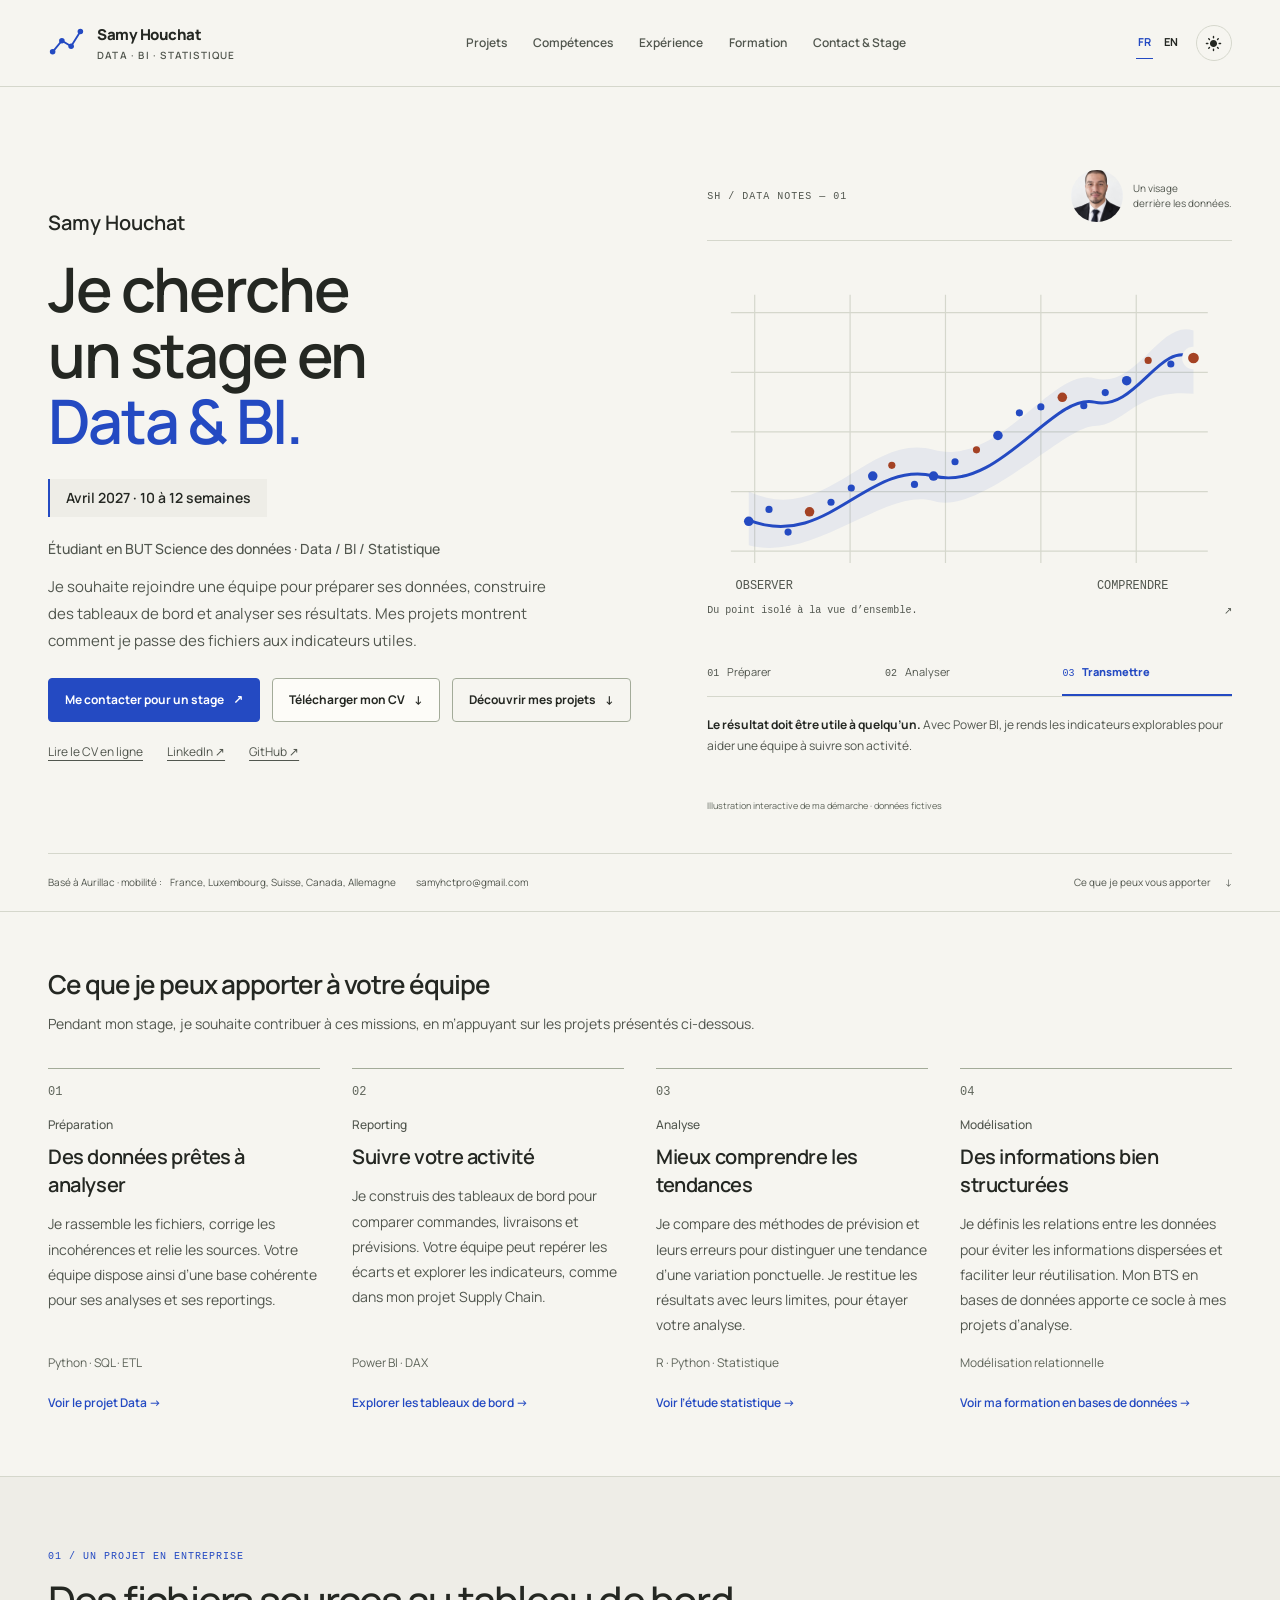
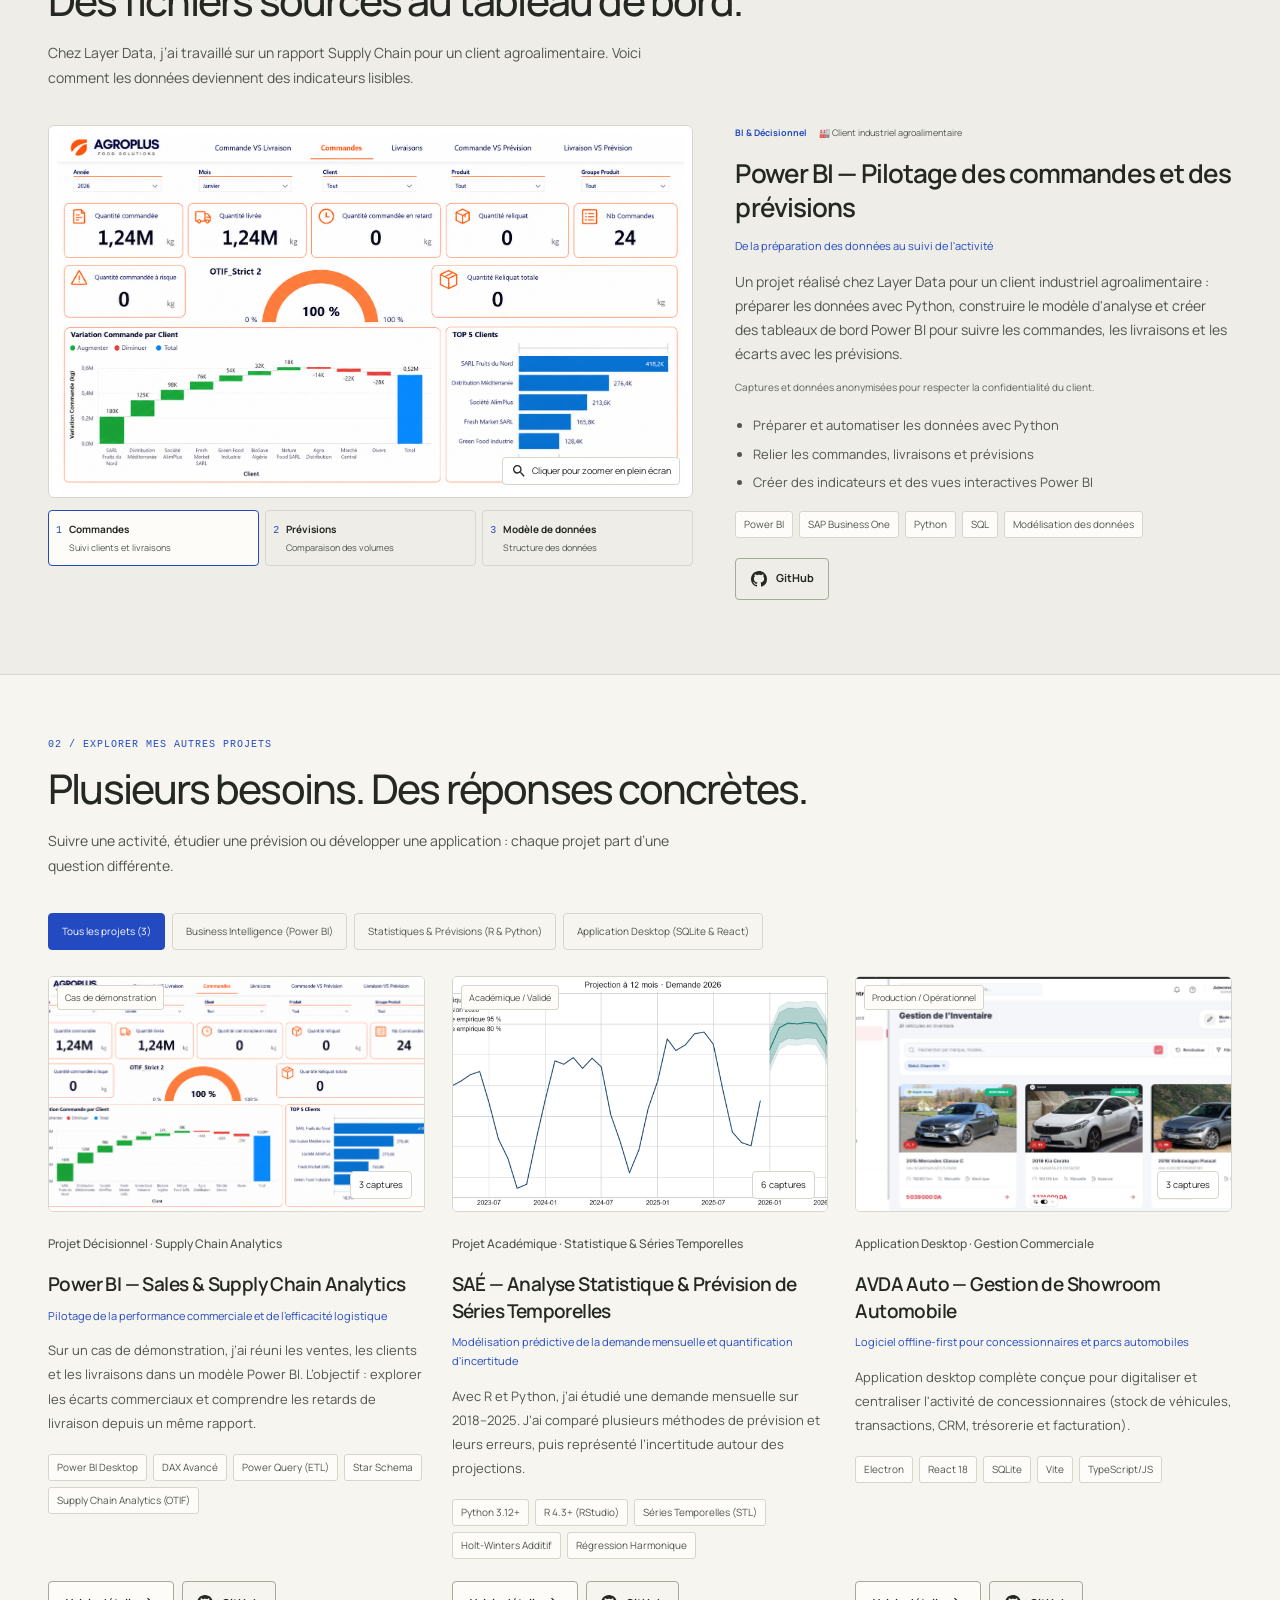
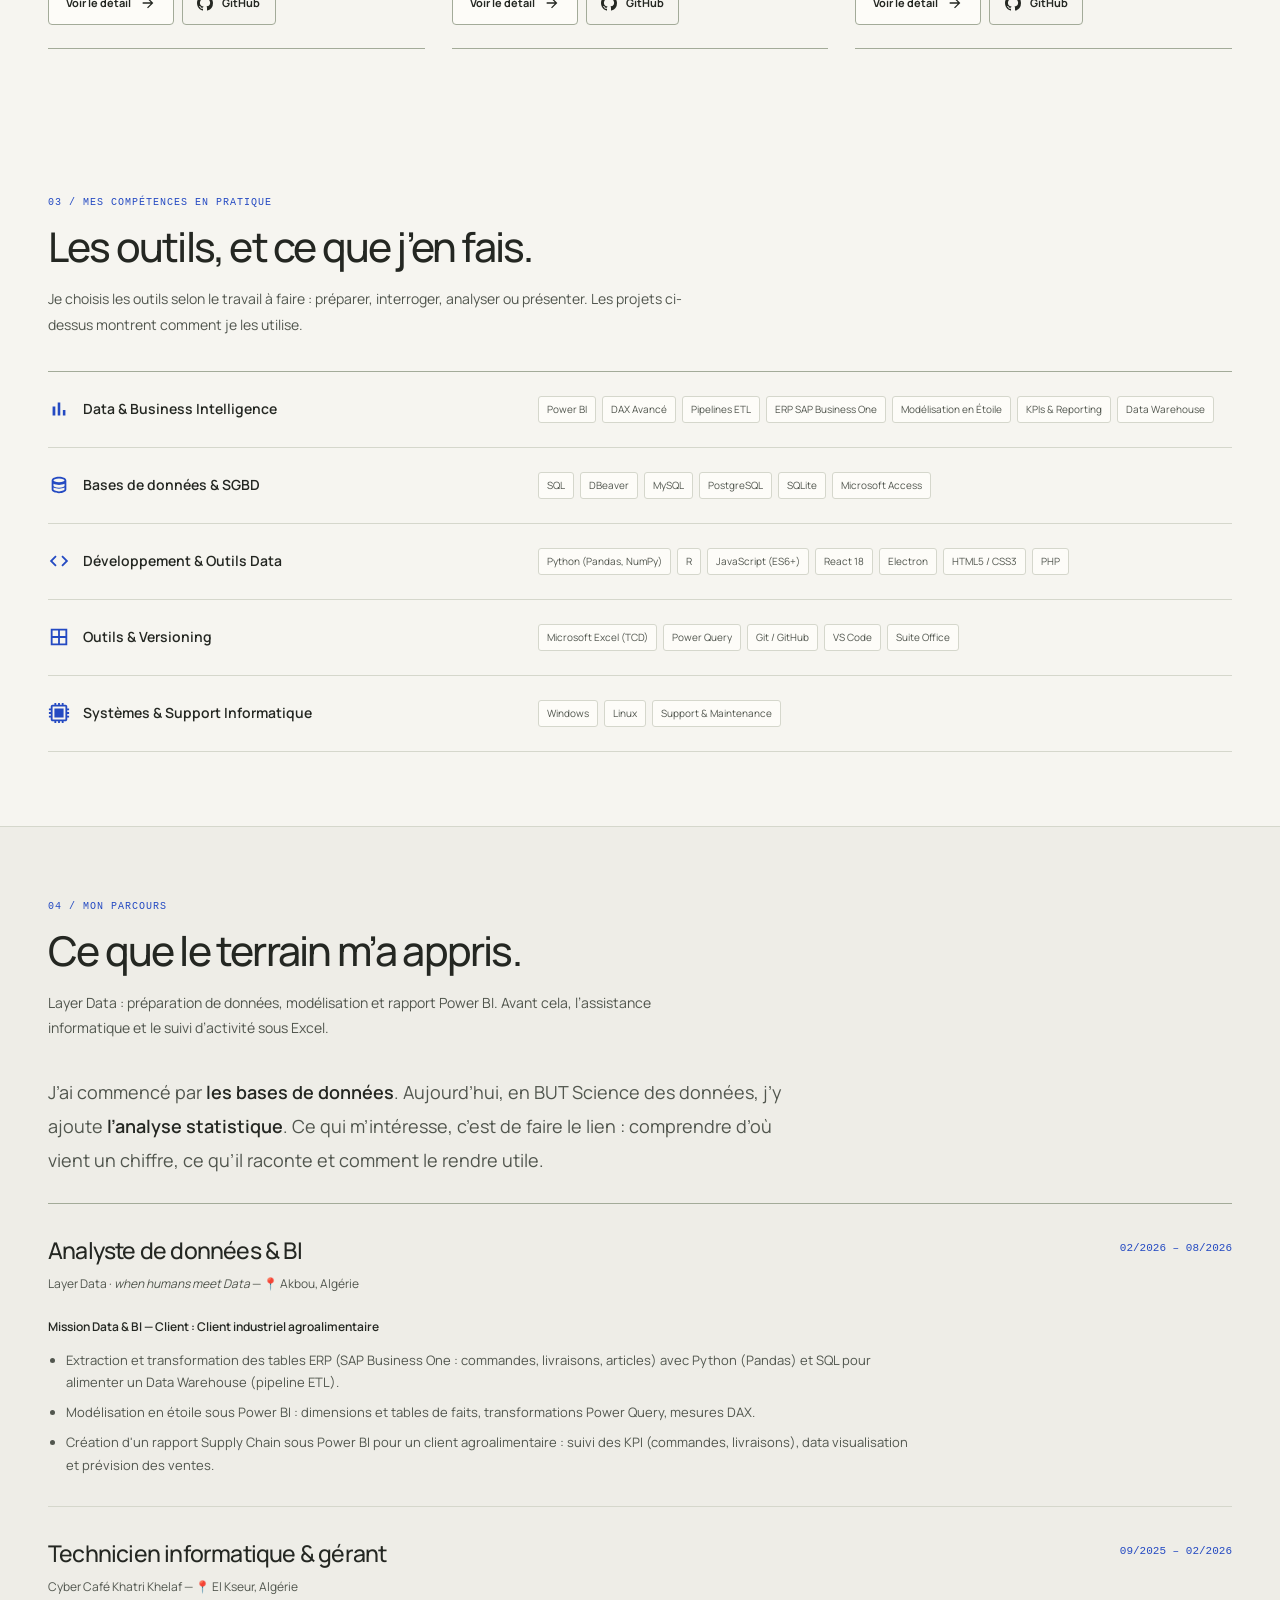
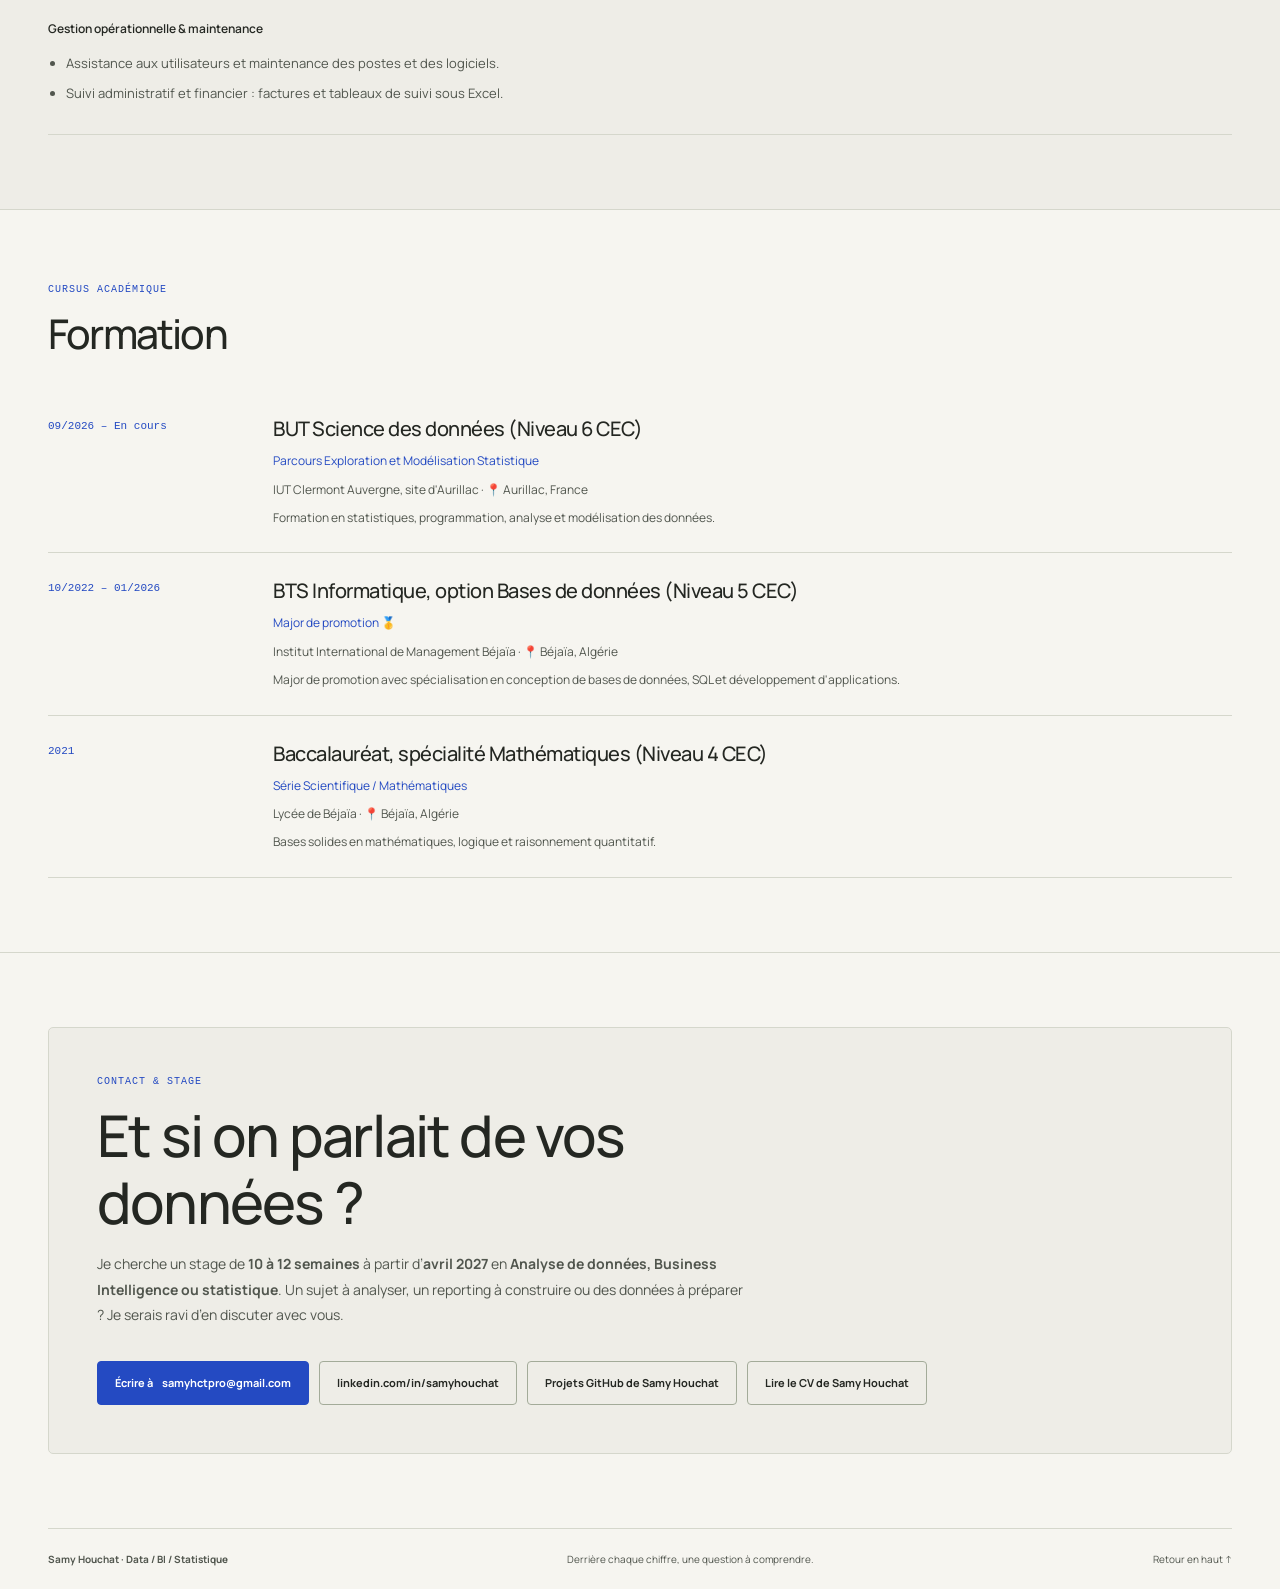
<file: index.html>
<!DOCTYPE html>
<html lang="fr" data-theme="light">
<head>
  <meta charset="UTF-8">
  <meta name="viewport" content="width=device-width, initial-scale=1.0">
  <meta http-equiv="X-UA-Compatible" content="IE=edge">
  <title>Samy Houchat | Recherche de stage Data &amp; BI — avril 2027</title>
  <meta name="description" content="Samy Houchat, étudiant en BUT Science des données, recherche un stage de 10 à 12 semaines dès avril 2027 : analyse, tableaux de bord Power BI et préparation de données.">
  <meta name="robots" content="index, follow, max-image-preview:large">
  <link rel="canonical" href="https://hctsamyuct.github.io/">
  <link rel="alternate" hreflang="fr" href="https://hctsamyuct.github.io/">
  <link rel="alternate" hreflang="en" href="https://hctsamyuct.github.io/en/">
  <link rel="alternate" hreflang="x-default" href="https://hctsamyuct.github.io/">
  <meta property="og:type" content="website">
  <meta property="og:locale" content="fr_FR">
  <meta property="og:site_name" content="Samy Houchat — Portfolio Data &amp; BI">
  <meta property="og:url" content="https://hctsamyuct.github.io/">
  <meta property="og:title" content="Samy Houchat | Recherche de stage Data &amp; BI — avril 2027">
  <meta property="og:description" content="Samy Houchat, étudiant en BUT Science des données, recherche un stage de 10 à 12 semaines dès avril 2027 : analyse, tableaux de bord Power BI et préparation de données.">
  <meta property="og:image" content="https://hctsamyuct.github.io/assets/img/bi-dashboard-commandes.png">
  <meta property="og:image:width" content="1667">
  <meta property="og:image:height" content="943">
  <meta property="og:image:alt" content="Projet de tableau de bord Power BI présenté par Samy Houchat">
  <meta name="twitter:card" content="summary_large_image">
  <meta name="twitter:title" content="Samy Houchat | Recherche de stage Data &amp; BI — avril 2027">
  <meta name="twitter:description" content="Samy Houchat, étudiant en BUT Science des données, recherche un stage de 10 à 12 semaines dès avril 2027 : analyse, tableaux de bord Power BI et préparation de données.">
  <meta name="twitter:image" content="https://hctsamyuct.github.io/assets/img/bi-dashboard-commandes.png">
  <meta name="twitter:image:alt" content="Projet Power BI de Samy Houchat">
  <script type="application/ld+json">
{
  "@context": "https://schema.org",
  "@graph": [
    {
      "@type": "Person",
      "@id": "https://hctsamyuct.github.io/#samy-houchat",
      "name": "Samy Houchat",
      "givenName": "Samy",
      "familyName": "Houchat",
      "alternateName": "Houchat Samy",
      "url": "https://hctsamyuct.github.io/",
      "image": "https://hctsamyuct.github.io/assets/img/photo_opt.jpg",
      "description": "Étudiant en BUT Science des données à Aurillac, créateur de projets Data et Business Intelligence.",
      "sameAs": [
        "https://www.linkedin.com/in/samyhouchat",
        "https://github.com/HouchatSamy"
      ],
      "knowsAbout": [
        "Business Intelligence",
        "Power BI",
        "Python",
        "R",
        "SQL",
        "ETL",
        "Modélisation des données"
      ]
    },
    {
      "@type": "WebSite",
      "@id": "https://hctsamyuct.github.io/#website",
      "url": "https://hctsamyuct.github.io/",
      "name": "Samy Houchat — Portfolio Data & Business Intelligence",
      "inLanguage": [
        "fr",
        "en"
      ],
      "publisher": {
        "@id": "https://hctsamyuct.github.io/#samy-houchat"
      }
    },
    {
      "@type": "ProfilePage",
      "@id": "https://hctsamyuct.github.io/#webpage",
      "url": "https://hctsamyuct.github.io/",
      "name": "Samy Houchat | Recherche de stage Data & BI — avril 2027",
      "description": "Samy Houchat, étudiant en BUT Science des données, recherche un stage de 10 à 12 semaines dès avril 2027 : analyse, tableaux de bord Power BI et préparation de données.",
      "inLanguage": "fr",
      "isPartOf": {
        "@id": "https://hctsamyuct.github.io/#website"
      },
      "mainEntity": {
        "@id": "https://hctsamyuct.github.io/#samy-houchat"
      },
      "about": {
        "@id": "https://hctsamyuct.github.io/#samy-houchat"
      }
    }
  ]
}
  </script>


  <!-- SEO & Titre -->

  <meta name="author" content="Samy Houchat">

  <!-- Open Graph / LinkedIn / Facebook / WhatsApp -->

  <!-- Twitter Card -->

  <!-- Favicon -->
  <link rel="icon" type="image/svg+xml" href="assets/img/favicon.svg">
  <meta name="theme-color" content="#f6f5f0">

  <!-- Google Fonts : Manrope avec font-display: swap -->
  <link rel="preconnect" href="https://fonts.googleapis.com">
  <link rel="preconnect" href="https://fonts.gstatic.com" crossorigin>
  <link href="https://fonts.googleapis.com/css2?family=Manrope:wght@400;500;600;700;800&display=swap" rel="stylesheet">

  <!-- Stylesheet -->
  <link rel="stylesheet" href="/css/portfolio.css?v=20261110">
  <link rel="stylesheet" href="/css/cv.css?v=f518cc9cd64a">
</head>
<body>
  <a class="skip-link" href="#main-content">Aller au contenu</a>

  <!-- =========================================================================
       EN-TÊTE / NAVIGATION FLOTTANTE
       ========================================================================= -->
  <header class="site-header" id="site-header">
    <div class="container header-inner">
      <a href="#hero" class="brand-link">
        <svg class="brand-symbol" viewBox="0 0 40 40" fill="none" aria-hidden="true"><path d="M5 29L15 17L25 23L35 7" stroke="currentColor" stroke-width="2"/><g fill="currentColor"><circle cx="5" cy="29" r="3"/><circle cx="15" cy="17" r="3"/><circle cx="25" cy="23" r="3"/><circle cx="35" cy="7" r="3"/></g></svg>
        <span class="brand-name">Samy Houchat<span class="brand-subtitle">Data · BI · Statistique</span></span>
      </a>

      <!-- Navigation desktop -->
      <nav class="main-nav" aria-label="Navigation principale">
        <a href="#projets" class="nav-link">Projets</a>
        <a href="#competences" class="nav-link">Compétences</a>
        <a href="#experience" class="nav-link">Expérience</a>
        <a href="#formation" class="nav-link">Formation</a>
        <a href="#contact" class="nav-link">Contact &amp; Stage</a>
      </nav>

      <!-- Actions : Bouton Thème & Menu Mobile -->
      <div class="header-actions">
        <nav class="language-switch" aria-label="Langue du portfolio">
          <a href="/" lang="fr" hreflang="fr" aria-current="page">FR</a>
          <a href="/en/" lang="en" hreflang="en">EN</a>
        </nav>
        <button type="button" class="theme-toggle-btn" id="theme-toggle-btn" aria-label="Changer de thème (sombre/clair)">
          <svg viewBox="0 0 24 24" aria-hidden="true"><path d="M12 3a9 9 0 1 0 9 9c0-.46-.04-.92-.1-1.36a5.389 5.389 0 0 1-4.4 2.26 5.403 5.403 0 0 1-3.14-9.8c-.44-.06-.9-.1-1.36-.1z"/></svg>
        </button>

        <button type="button" class="mobile-menu-btn" id="mobile-menu-btn" aria-label="Ouvrir le menu" aria-expanded="false" aria-controls="mobile-drawer">
          <svg width="24" height="24" viewBox="0 0 24 24" fill="currentColor"><path d="M3 18h18v-2H3v2zm0-5h18v-2H3v2zm0-7v2h18V6H3z"/></svg>
        </button>
      </div>
    </div>
  </header>

  <!-- Tiroir de navigation mobile -->
  <div class="mobile-drawer" id="mobile-drawer" aria-hidden="true">
    <a href="#hero" class="mobile-nav-link">Accueil</a>
    <a href="#projets" class="mobile-nav-link">Projets &amp; Tableaux de bord</a>
    <a href="#competences" class="mobile-nav-link">Compétences techniques</a>
    <a href="#experience" class="mobile-nav-link">Expérience terrain</a>
    <a href="#formation" class="mobile-nav-link">Formation</a>
    <a href="#contact" class="mobile-nav-link">Recherche de stage &amp; Contact</a>
  </div>

  <main id="main-content">

    <!-- =======================================================================
         1. HERO SECTION (RECRUTEUR FIRST)
         ======================================================================= -->
    <section class="section-hero" id="hero" aria-labelledby="hero-name">
      <div class="container hero-grid">
        <div class="hero-content">
          <h1 class="hero-name" id="hero-name">Samy Houchat</h1>
          <p class="hero-statement"><span>Je cherche</span><span>un stage en</span><span>Data &amp; BI.</span></p>
          <div class="internship-details"><span id="availability-text">Avril 2027 · 10 à 12 semaines</span></div>
          <p class="hero-title" id="hero-title">Étudiant en BUT Science des données · Data / BI / Statistique</p>
          <p class="hero-headline" id="hero-headline">Je souhaite rejoindre une équipe pour préparer ses données, construire des tableaux de bord et analyser ses résultats. Mes projets montrent comment je passe des fichiers aux indicateurs utiles.</p>
          <div class="hero-cta-group">
            <a href="mailto:samyhctpro@gmail.com" class="btn btn-primary" id="hero-contact-btn">Me contacter pour un stage <span aria-hidden="true">↗</span></a>
            <a href="assets/cv/CV_Samy_Houchat.pdf?v=f518cc9cd64a" class="btn btn-secondary" id="hero-cv-btn" download="CV_Samy_Houchat_Stage_Data_Analyst_BI.pdf">Télécharger mon CV <span aria-hidden="true">↓</span></a>
            <a href="#projets" class="btn btn-outline">Découvrir mes projets <span aria-hidden="true">↓</span></a>
          </div>
          <div class="hero-secondary-links">
            <a href="cv_samy_houchat.html" id="hero-cv-view-btn">Lire le CV en ligne</a>
            <a href="https://www.linkedin.com/in/samyhouchat" target="_blank" rel="noopener noreferrer" id="hero-linkedin-btn">LinkedIn ↗</a>
            <a href="https://github.com/HouchatSamy" target="_blank" rel="noopener noreferrer" id="hero-github-btn">GitHub ↗</a>
          </div>
        </div>
        <div class="data-lab" data-stage="2">
          <div class="lab-topline">
            <span class="lab-id">SH / DATA NOTES — 01</span>
            <div class="lab-portrait"><img src="assets/img/photo_opt.jpg" alt="Samy Houchat" id="hero-photo" class="hero-photo-img" width="100" height="100" fetchpriority="high" decoding="async"><span>Un visage<br>derrière les données.</span></div>
          </div>
          <figure class="lab-art" aria-label="Illustration du passage des données brutes à une tendance lisible">
            <svg class="lab-chart" viewBox="0 0 440 285" aria-hidden="true">
              <g class="chart-grid"><path d="M20 40H420M20 90H420M20 140H420M20 190H420M20 240H420M40 25V250M120 25V250M200 25V250M280 25V250M360 25V250"/></g>
              <path class="chart-band" d="M35 190C100 220 135 140 190 155S290 85 325 95S380 45 408 55L408 108C360 103 350 135 325 135S230 210 190 198S90 250 35 235Z"/>
              <path class="chart-line" d="M35 214C100 240 135 163 190 177S290 107 325 115S380 62 408 78"/>
              <g class="chart-points"><circle class="data-point" cx="35" cy="215" r="4"/><circle class="data-point" cx="52" cy="205" r="3"/><circle class="data-point" cx="68" cy="224" r="3"/><circle class="data-point" cx="86" cy="207" r="4"/><circle class="data-point" cx="104" cy="199" r="3"/><circle class="data-point" cx="121" cy="187" r="3"/><circle class="data-point" cx="139" cy="177" r="4"/><circle class="data-point" cx="155" cy="168" r="3"/><circle class="data-point" cx="174" cy="184" r="3"/><circle class="data-point" cx="190" cy="177" r="4"/><circle class="data-point" cx="208" cy="165" r="3"/><circle class="data-point" cx="226" cy="155" r="3"/><circle class="data-point" cx="244" cy="143" r="4"/><circle class="data-point" cx="262" cy="124" r="3"/><circle class="data-point" cx="280" cy="119" r="3"/><circle class="data-point" cx="298" cy="111" r="4"/><circle class="data-point" cx="316" cy="118" r="3"/><circle class="data-point" cx="334" cy="107" r="3"/><circle class="data-point" cx="352" cy="97" r="4"/><circle class="data-point" cx="370" cy="80" r="3"/><circle class="data-point" cx="389" cy="83" r="3"/><circle class="data-point" cx="408" cy="78" r="4"/></g>
              <circle class="chart-endpoint" cx="408" cy="78" r="7"/>
              <text class="chart-annotation" x="24" y="272">OBSERVER</text><text class="chart-annotation" x="327" y="272">COMPRENDRE</text>
            </svg>
            <figcaption class="lab-art-label"><span>Du point isolé à la vue d’ensemble.</span><span aria-hidden="true">↗</span></figcaption>
          </figure>
          <div class="lab-controls" role="group" aria-label="Explorer ma façon de travailler">
            <button type="button" class="lab-step" data-stage="0" aria-pressed="false" aria-controls="lab-preparer"><span>01</span> Préparer</button>
            <button type="button" class="lab-step" data-stage="1" aria-pressed="false" aria-controls="lab-analyser"><span>02</span> Analyser</button>
            <button type="button" class="lab-step" data-stage="2" aria-pressed="true" aria-controls="lab-transmettre"><span>03</span> Transmettre</button>
          </div>
          <div class="lab-explanations" aria-live="polite">
            <p class="lab-explanation" id="lab-preparer"><strong>Une analyse commence par des données cohérentes.</strong> Avec Python et SQL, je nettoie les fichiers et je relie les bonnes informations.</p>
            <p class="lab-explanation" id="lab-analyser"><strong>Je cherche à comprendre ce qui varie, et pourquoi.</strong> Avec R et Python, je compare les tendances et les prévisions, en gardant leurs limites en tête.</p>
            <p class="lab-explanation" id="lab-transmettre"><strong>Le résultat doit être utile à quelqu’un.</strong> Avec Power BI, je rends les indicateurs explorables pour aider une équipe à suivre son activité.</p>
          </div>
          <p class="lab-note">Illustration interactive de ma démarche · données fictives</p>
        </div>
      </div>
      <div class="container hero-meta-items">
        <span class="meta-item">Basé à Aurillac · mobilité : <span id="meta-location">France, Luxembourg, Suisse, Canada, Allemagne</span></span>
        <a class="meta-item" href="mailto:samyhctpro@gmail.com" id="meta-email-link"><span id="meta-email-text">samyhctpro@gmail.com</span></a>
        <a class="hero-scroll-link" href="#value-title">Ce que je peux vous apporter <span aria-hidden="true">↓</span></a>
      </div>
    </section>


    <!-- =======================================================================
         2. CONTRIBUTIONS EN STAGE
         ======================================================================= -->
    <section class="section-stats" aria-labelledby="value-title">
      <div class="container">
        <h2 class="value-title" id="value-title">Ce que je peux apporter à votre équipe</h2>
        <p class="value-intro">Pendant mon stage, je souhaite contribuer à ces missions, en m’appuyant sur les projets présentés ci-dessous.</p>
        <div class="stats-grid" id="stats-grid">
<!-- seo:stats-grid:start -->
    <div class="stat-card" data-stat-id="reliable-data">
      <span class="stat-badge">Préparation</span>
      <h3 class="stat-title">Des données prêtes à analyser</h3>
      <p class="stat-subtitle">Je rassemble les fichiers, corrige les incohérences et relie les sources. Votre équipe dispose ainsi d’une base cohérente pour ses analyses et ses reportings.</p>
      <p class="stat-tools">Python · SQL · ETL</p>
      <a class="stat-proof-link" href="#projets">Voir le projet Data <span aria-hidden="true">→</span></a>
    </div>

    <div class="stat-card" data-stat-id="clear-decisions">
      <span class="stat-badge">Reporting</span>
      <h3 class="stat-title">Suivre votre activité</h3>
      <p class="stat-subtitle">Je construis des tableaux de bord pour comparer commandes, livraisons et prévisions. Votre équipe peut repérer les écarts et explorer les indicateurs, comme dans mon projet Supply Chain.</p>
      <p class="stat-tools">Power BI · DAX</p>
      <a class="stat-proof-link" href="#projets">Explorer les tableaux de bord <span aria-hidden="true">→</span></a>
    </div>

    <div class="stat-card" data-stat-id="real-experience">
      <span class="stat-badge">Analyse</span>
      <h3 class="stat-title">Mieux comprendre les tendances</h3>
      <p class="stat-subtitle">Je compare des méthodes de prévision et leurs erreurs pour distinguer une tendance d’une variation ponctuelle. Je restitue les résultats avec leurs limites, pour étayer votre analyse.</p>
      <p class="stat-tools">R · Python · Statistique</p>
      <a class="stat-proof-link" href="#autres-projets">Voir l’étude statistique <span aria-hidden="true">→</span></a>
    </div>

    <div class="stat-card" data-stat-id="dba-foundation">
      <span class="stat-badge">Modélisation</span>
      <h3 class="stat-title">Des informations bien structurées</h3>
      <p class="stat-subtitle">Je définis les relations entre les données pour éviter les informations dispersées et faciliter leur réutilisation. Mon BTS en bases de données apporte ce socle à mes projets d’analyse.</p>
      <p class="stat-tools">Modélisation relationnelle</p>
      <a class="stat-proof-link" href="#formation">Voir ma formation en bases de données <span aria-hidden="true">→</span></a>
    </div>
<!-- seo:stats-grid:end -->
        </div>
      </div>
    </section>

    <!-- =======================================================================
         3. PROJET VEDETTE (SUPPLY CHAIN ANALYTICS)
         ======================================================================= -->
    <section class="section-padding" id="projets">
      <div class="container">
        <div class="section-header">
          <span class="section-label">01 / Un projet en entreprise</span>
          <h2 class="section-title">Des fichiers sources au tableau de bord.</h2>
          <p class="section-description">
            Chez Layer Data, j’ai travaillé sur un rapport Supply Chain pour un client agroalimentaire. Voici comment les données deviennent des indicateurs lisibles.
          </p>
        </div>

        <div id="featured-project-container">
<!-- seo:featured-project-container:start -->
    <div class="featured-card">
      <div class="featured-grid">
        <div class="featured-preview-column">
          <!-- Aperçu principal zoomable -->
          <div id="featured-preview-panel" role="tabpanel" aria-labelledby="proof-tab-0">
          <div class="featured-preview-box" id="featured-zoom-trigger" role="button" tabindex="0">
            <img src="assets/img/bi-dashboard-commandes.png" alt="Dashboard Commandes — Suivi OTIF & Analyse Clients Power BI" class="featured-preview-img" id="featured-main-img" loading="lazy" width="760" height="430">
            <div class="preview-overlay-hint">
              <svg width="16" height="16" viewBox="0 0 24 24" fill="currentColor"><path d="M15.5 14h-.79l-.28-.27A6.471 6.471 0 0 0 16 9.5 6.5 6.5 0 1 0 9.5 16c1.61 0 3.09-.59 4.23-1.57l.27.28v.79l5 4.99L20.49 19l-4.99-5zm-6 0C7.01 14 5 11.99 5 9.5S7.01 5 9.5 5 14 7.01 14 9.5 11.99 14 9.5 14z"/></svg>
              <span>Cliquer pour zoomer en plein écran</span>
            </div>
          </div>

          </div>
          <!-- Sélecteur interactif des 3 preuves -->
          <div class="featured-proofs-tabs" role="tablist" aria-label="Choisir la capture à afficher">

              <button type="button" class="proof-tab-btn active" id="proof-tab-0" data-proof-idx="0" role="tab" aria-controls="featured-preview-panel" tabindex="0" aria-selected="true">
                <span class="proof-tab-num">1</span>
                <div class="proof-tab-text">
                  <span class="proof-tab-title">Commandes</span>
                  <span class="proof-tab-sub">Suivi clients et livraisons</span>
                </div>
              </button>

              <button type="button" class="proof-tab-btn " id="proof-tab-1" data-proof-idx="1" role="tab" aria-controls="featured-preview-panel" tabindex="-1" aria-selected="false">
                <span class="proof-tab-num">2</span>
                <div class="proof-tab-text">
                  <span class="proof-tab-title">Prévisions</span>
                  <span class="proof-tab-sub">Comparaison des volumes</span>
                </div>
              </button>

              <button type="button" class="proof-tab-btn " id="proof-tab-2" data-proof-idx="2" role="tab" aria-controls="featured-preview-panel" tabindex="-1" aria-selected="false">
                <span class="proof-tab-num">3</span>
                <div class="proof-tab-text">
                  <span class="proof-tab-title">Modèle de données</span>
                  <span class="proof-tab-sub">Structure des données</span>
                </div>
              </button>

          </div>
          <noscript>
            <div class="proof-fallback">
              <figure><a href="assets/img/bi-dashboard-previsions.png"><img src="assets/img/bi-dashboard-previsions.png" alt="Dashboard Prévisions — Analyse Prévisions vs Réalisé Power BI" width="760" height="430" loading="lazy"></a><figcaption>Prévisions — Comparaison des volumes</figcaption></figure><figure><a href="assets/img/bi-modele-donnees.png"><img src="assets/img/bi-modele-donnees.png" alt="Architecture Modèle de Données Power BI" width="760" height="430" loading="lazy"></a><figcaption>Modèle de données — Structure des données</figcaption></figure>
            </div>
          </noscript>
        </div>

        <div class="featured-content-column">
          <div class="featured-meta-row">
            <span class="featured-domain-badge">BI &amp; Décisionnel</span>
            <span class="featured-sector-badge">🏭 Client industriel agroalimentaire</span>
          </div>

          <h3 class="featured-title-compact">Power BI — Pilotage des commandes et des prévisions</h3>
          <p class="featured-desc-compact">De la préparation des données au suivi de l'activité</p>
          <p class="featured-overview">Un projet réalisé chez Layer Data pour un client industriel agroalimentaire : préparer les données avec Python, construire le modèle d'analyse et créer des tableaux de bord Power BI pour suivre les commandes, les livraisons et les écarts avec les prévisions.</p>
          <p class="featured-confidentiality-note">Captures et données anonymisées pour respecter la confidentialité du client.</p>

          <ul class="featured-points-list">
            <li>Préparer et automatiser les données avec Python</li>
            <li>Relier les commandes, livraisons et prévisions</li>
            <li>Créer des indicateurs et des vues interactives Power BI</li>
          </ul>

          <div class="featured-tags-compact">
            <span class="skill-tag">Power BI</span><span class="skill-tag">SAP Business One</span><span class="skill-tag">Python</span><span class="skill-tag">SQL</span><span class="skill-tag">Modélisation des données</span>
          </div>


          <div style="margin-top:0.25rem;">
            <a href="https://github.com/HouchatSamy/POWERBI_files" target="_blank" rel="noopener noreferrer" class="btn btn-outline" style="min-height:42px; padding:0.5rem 0.9rem;" title="Voir sur GitHub">
              <svg width="18" height="18" viewBox="0 0 24 24" fill="currentColor"><path d="M12 0C5.37 0 0 5.37 0 12c0 5.31 3.435 9.795 8.205 11.385.6.105.825-.255.825-.57 0-.285-.015-1.23-.015-2.235-3.015.555-3.795-.735-4.035-1.41-.135-.345-.72-1.41-1.23-1.695-.42-.225-1.02-.78-.015-.795.945-.015 1.62.87 1.845 1.23 1.08 1.815 2.805 1.305 3.495.99.105-.78.42-1.305.765-1.605-2.67-.3-5.46-1.335-5.46-5.925 0-1.305.465-2.385 1.23-3.225-.12-.3-.54-1.53.12-3.18 0 0 1.005-.315 3.3 1.23.96-.27 1.98-.405 3-.405s2.04.135 3 .405c2.295-1.56 3.3-1.23 3.3-1.23.66 1.65.24 2.88.12 3.18.765.84 1.23 1.905 1.23 3.225 0 4.605-2.805 5.625-5.475 5.925.435.375.81 1.095.81 2.22 0 1.605-.015 2.895-.015 3.3 0 .315.225.69.825.57A12.02 12.02 0 0 0 24 12c0-6.63-5.37-12-12-12z"/></svg>
              <span>GitHub</span>
            </a>
          </div>

        </div>
      </div>
    </div>
<!-- seo:featured-project-container:end -->
        </div>
      </div>
    </section>

    <!-- =======================================================================
         4. APPLICATION MÉTIER (AVDA AUTO)
         ======================================================================= -->
    <section class="section-padding project-collection" id="autres-projets">
      <div class="container">
        <div class="section-header">
          <span class="section-label">02 / Explorer mes autres projets</span>
          <h2 class="section-title">Plusieurs besoins. Des réponses concrètes.</h2>
          <p class="section-description">
            Suivre une activité, étudier une prévision ou développer une application : chaque projet part d’une question différente.
          </p>
        </div>

        <div class="projects-filter-bar" role="group" aria-label="Filtrer les réalisations">
          <button type="button" class="filter-pill-btn active" data-filter="all" aria-pressed="true">Tous les projets (3)</button>
          <button type="button" class="filter-pill-btn" data-filter="powerbi-sales-supplychain" aria-pressed="false">Business Intelligence (Power BI)</button>
          <button type="button" class="filter-pill-btn" data-filter="sae-series-temporelles" aria-pressed="false">Statistiques &amp; Prévisions (R &amp; Python)</button>
          <button type="button" class="filter-pill-btn" data-filter="avda-auto" aria-pressed="false">Application Desktop (SQLite &amp; React)</button>
        </div>

        <div class="projects-grid" id="other-projects-grid">
<!-- seo:other-projects-grid:start -->
    <article class="project-card" data-project-id="powerbi-sales-supplychain">
      <div class="project-thumbnail-wrapper" role="button" tabindex="0" data-project-idx="0">
        <img src="assets/img/bi-dashboard-commandes.png" alt="Power BI — Sales & Supply Chain Analytics" class="project-thumbnail-img" loading="lazy" width="600" height="375">
        <span class="project-badge-float">Cas de démonstration</span>
        <div class="preview-overlay-hint">
          <span>3 captures</span>
        </div>
      </div>

      <div class="project-body">
        <span class="stat-badge" style="margin-bottom:0.5rem;">Projet Décisionnel · Supply Chain Analytics</span>
        <h3 class="project-title">Power BI — Sales & Supply Chain Analytics</h3>
        <p class="project-subtitle">Pilotage de la performance commerciale et de l'efficacité logistique</p>
        <p class="project-summary">Sur un cas de démonstration, j’ai réuni les ventes, les clients et les livraisons dans un modèle Power BI. L’objectif : explorer les écarts commerciaux et comprendre les retards de livraison depuis un même rapport.</p>

        <div class="tags-list">
          <span class="tag-badge">Power BI Desktop</span><span class="tag-badge">DAX Avancé</span><span class="tag-badge">Power Query (ETL)</span><span class="tag-badge">Star Schema</span><span class="tag-badge">Supply Chain Analytics (OTIF)</span>
        </div>

        <div class="project-footer">
          <button type="button" class="btn btn-secondary btn-detail-trigger" data-project-idx="0">
            <span>Voir le détail</span>
            <svg width="16" height="16" viewBox="0 0 24 24" fill="currentColor"><path d="M12 4l-1.41 1.41L16.17 11H4v2h12.17l-5.58 5.59L12 20l8-8z"/></svg>
          </button>


          <a href="https://github.com/HouchatSamy/powerbi-sales-supplychain-analytics" target="_blank" rel="noopener noreferrer" class="btn btn-outline" style="min-height:42px; padding:0.5rem 0.9rem;" title="Voir sur GitHub">
            <svg width="18" height="18" viewBox="0 0 24 24" fill="currentColor"><path d="M12 0C5.37 0 0 5.37 0 12c0 5.31 3.435 9.795 8.205 11.385.6.105.825-.255.825-.57 0-.285-.015-1.23-.015-2.235-3.015.555-3.795-.735-4.035-1.41-.135-.345-.72-1.41-1.23-1.695-.42-.225-1.02-.78-.015-.795.945-.015 1.62.87 1.845 1.23 1.08 1.815 2.805 1.305 3.495.99.105-.78.42-1.305.765-1.605-2.67-.3-5.46-1.335-5.46-5.925 0-1.305.465-2.385 1.23-3.225-.12-.3-.54-1.53.12-3.18 0 0 1.005-.315 3.3 1.23.96-.27 1.98-.405 3-.405s2.04.135 3 .405c2.295-1.56 3.3-1.23 3.3-1.23.66 1.65.24 2.88.12 3.18.765.84 1.23 1.905 1.23 3.225 0 4.605-2.805 5.625-5.475 5.925.435.375.81 1.095.81 2.22 0 1.605-.015 2.895-.015 3.3 0 .315.225.69.825.57A12.02 12.02 0 0 0 24 12c0-6.63-5.37-12-12-12z"/></svg>
            <span>GitHub</span>
          </a>

        </div>
      </div>
    </article>

    <article class="project-card" data-project-id="sae-series-temporelles">
      <div class="project-thumbnail-wrapper" role="button" tabindex="0" data-project-idx="1">
        <img src="assets/img/sae/05_forecast.png" alt="SAÉ — Analyse Statistique & Prévision de Séries Temporelles" class="project-thumbnail-img" loading="lazy" width="600" height="375">
        <span class="project-badge-float">Académique / Validé</span>
        <div class="preview-overlay-hint">
          <span>6 captures</span>
        </div>
      </div>

      <div class="project-body">
        <span class="stat-badge" style="margin-bottom:0.5rem;">Projet Académique · Statistique & Séries Temporelles</span>
        <h3 class="project-title">SAÉ — Analyse Statistique & Prévision de Séries Temporelles</h3>
        <p class="project-subtitle">Modélisation prédictive de la demande mensuelle et quantification d'incertitude</p>
        <p class="project-summary">Avec R et Python, j’ai étudié une demande mensuelle sur 2018–2025. J’ai comparé plusieurs méthodes de prévision et leurs erreurs, puis représenté l’incertitude autour des projections.</p>

        <div class="tags-list">
          <span class="tag-badge">Python 3.12+</span><span class="tag-badge">R 4.3+ (RStudio)</span><span class="tag-badge">Séries Temporelles (STL)</span><span class="tag-badge">Holt-Winters Additif</span><span class="tag-badge">Régression Harmonique</span>
        </div>

        <div class="project-footer">
          <button type="button" class="btn btn-secondary btn-detail-trigger" data-project-idx="1">
            <span>Voir le détail</span>
            <svg width="16" height="16" viewBox="0 0 24 24" fill="currentColor"><path d="M12 4l-1.41 1.41L16.17 11H4v2h12.17l-5.58 5.59L12 20l8-8z"/></svg>
          </button>


          <a href="https://github.com/HouchatSamy/-Analyse-statistique-pr-vision-de-s-ries-temporelles" target="_blank" rel="noopener noreferrer" class="btn btn-outline" style="min-height:42px; padding:0.5rem 0.9rem;" title="Voir sur GitHub">
            <svg width="18" height="18" viewBox="0 0 24 24" fill="currentColor"><path d="M12 0C5.37 0 0 5.37 0 12c0 5.31 3.435 9.795 8.205 11.385.6.105.825-.255.825-.57 0-.285-.015-1.23-.015-2.235-3.015.555-3.795-.735-4.035-1.41-.135-.345-.72-1.41-1.23-1.695-.42-.225-1.02-.78-.015-.795.945-.015 1.62.87 1.845 1.23 1.08 1.815 2.805 1.305 3.495.99.105-.78.42-1.305.765-1.605-2.67-.3-5.46-1.335-5.46-5.925 0-1.305.465-2.385 1.23-3.225-.12-.3-.54-1.53.12-3.18 0 0 1.005-.315 3.3 1.23.96-.27 1.98-.405 3-.405s2.04.135 3 .405c2.295-1.56 3.3-1.23 3.3-1.23.66 1.65.24 2.88.12 3.18.765.84 1.23 1.905 1.23 3.225 0 4.605-2.805 5.625-5.475 5.925.435.375.81 1.095.81 2.22 0 1.605-.015 2.895-.015 3.3 0 .315.225.69.825.57A12.02 12.02 0 0 0 24 12c0-6.63-5.37-12-12-12z"/></svg>
            <span>GitHub</span>
          </a>

        </div>
      </div>
    </article>

    <article class="project-card" data-project-id="avda-auto">
      <div class="project-thumbnail-wrapper" role="button" tabindex="0" data-project-idx="2">
        <img src="assets/img/avda-1.jpg" alt="AVDA Auto — Gestion de Showroom Automobile" class="project-thumbnail-img" loading="lazy" width="600" height="375">
        <span class="project-badge-float">Production / Opérationnel</span>
        <div class="preview-overlay-hint">
          <span>3 captures</span>
        </div>
      </div>

      <div class="project-body">
        <span class="stat-badge" style="margin-bottom:0.5rem;">Application Desktop · Gestion Commerciale</span>
        <h3 class="project-title">AVDA Auto — Gestion de Showroom Automobile</h3>
        <p class="project-subtitle">Logiciel offline-first pour concessionnaires et parcs automobiles</p>
        <p class="project-summary">Application desktop complète conçue pour digitaliser et centraliser l'activité de concessionnaires (stock de véhicules, transactions, CRM, trésorerie et facturation).</p>

        <div class="tags-list">
          <span class="tag-badge">Electron</span><span class="tag-badge">React 18</span><span class="tag-badge">SQLite</span><span class="tag-badge">Vite</span><span class="tag-badge">TypeScript/JS</span>
        </div>

        <div class="project-footer">
          <button type="button" class="btn btn-secondary btn-detail-trigger" data-project-idx="2">
            <span>Voir le détail</span>
            <svg width="16" height="16" viewBox="0 0 24 24" fill="currentColor"><path d="M12 4l-1.41 1.41L16.17 11H4v2h12.17l-5.58 5.59L12 20l8-8z"/></svg>
          </button>


          <a href="https://github.com/AVDAdz/avdaAuto" target="_blank" rel="noopener noreferrer" class="btn btn-outline" style="min-height:42px; padding:0.5rem 0.9rem;" title="Voir sur GitHub">
            <svg width="18" height="18" viewBox="0 0 24 24" fill="currentColor"><path d="M12 0C5.37 0 0 5.37 0 12c0 5.31 3.435 9.795 8.205 11.385.6.105.825-.255.825-.57 0-.285-.015-1.23-.015-2.235-3.015.555-3.795-.735-4.035-1.41-.135-.345-.72-1.41-1.23-1.695-.42-.225-1.02-.78-.015-.795.945-.015 1.62.87 1.845 1.23 1.08 1.815 2.805 1.305 3.495.99.105-.78.42-1.305.765-1.605-2.67-.3-5.46-1.335-5.46-5.925 0-1.305.465-2.385 1.23-3.225-.12-.3-.54-1.53.12-3.18 0 0 1.005-.315 3.3 1.23.96-.27 1.98-.405 3-.405s2.04.135 3 .405c2.295-1.56 3.3-1.23 3.3-1.23.66 1.65.24 2.88.12 3.18.765.84 1.23 1.905 1.23 3.225 0 4.605-2.805 5.625-5.475 5.925.435.375.81 1.095.81 2.22 0 1.605-.015 2.895-.015 3.3 0 .315.225.69.825.57A12.02 12.02 0 0 0 24 12c0-6.63-5.37-12-12-12z"/></svg>
            <span>GitHub</span>
          </a>

        </div>
      </div>
    </article>
<!-- seo:other-projects-grid:end -->
        </div>
      </div>
    </section>

    <!-- =======================================================================
         5. COMPÉTENCES GROUPÉES (SANS POURCENTAGE)
         ======================================================================= -->
    <section class="section-padding" id="competences">
      <div class="container">
        <div class="section-header">
          <span class="section-label">03 / Mes compétences en pratique</span>
          <h2 class="section-title">Les outils, et ce que j’en fais.</h2>
          <p class="section-description">
            Je choisis les outils selon le travail à faire : préparer, interroger, analyser ou présenter. Les projets ci-dessus montrent comment je les utilise.
          </p>
        </div>

        <div class="skills-categories-grid" id="skills-categories-grid">
<!-- seo:skills-categories-grid:start -->
    <div class="skill-category-card">
      <div class="category-header">
        <div class="category-icon">
          <svg width="22" height="22" viewBox="0 0 24 24" fill="currentColor"><path d="M5 9.2h3V19H5zM10.6 5h2.8v14h-2.8zm5.6 8H19v6h-2.8z"/></svg>
        </div>
        <h3 class="category-name">Data & Business Intelligence</h3>
      </div>

      <div class="skills-tags-wrap">
        <span class="skill-tag">Power BI</span><span class="skill-tag">DAX Avancé</span><span class="skill-tag">Pipelines ETL</span><span class="skill-tag">ERP SAP Business One</span><span class="skill-tag">Modélisation en Étoile</span><span class="skill-tag">KPIs & Reporting</span><span class="skill-tag">Data Warehouse</span>
      </div>
    </div>

    <div class="skill-category-card">
      <div class="category-header">
        <div class="category-icon">
          <svg width="22" height="22" viewBox="0 0 24 24" fill="currentColor"><path d="M12 3C7.58 3 4 4.79 4 7v10c0 2.21 3.58 4 8 4s8-1.79 8-4V7c0-2.21-3.58-4-8-4zm0 2c3.87 0 6 1.5 6 2s-2.13 2-6 2-6-1.5-6-2 2.13-2 6-2zm6 12c0 .5-2.13 2-6 2s-6-1.5-6-2v-2.23c1.61.78 3.73 1.23 6 1.23s4.39-.45 6-1.23V17zm0-4c0 .5-2.13 2-6 2s-6-1.5-6-2v-2.23c1.61.78 3.73 1.23 6 1.23s4.39-.45 6-1.23V13z"/></svg>
        </div>
        <h3 class="category-name">Bases de données & SGBD</h3>
      </div>

      <div class="skills-tags-wrap">
        <span class="skill-tag">SQL</span><span class="skill-tag">DBeaver</span><span class="skill-tag">MySQL</span><span class="skill-tag">PostgreSQL</span><span class="skill-tag">SQLite</span><span class="skill-tag">Microsoft Access</span>
      </div>
    </div>

    <div class="skill-category-card">
      <div class="category-header">
        <div class="category-icon">
          <svg width="22" height="22" viewBox="0 0 24 24" fill="currentColor"><path d="M9.4 16.6L4.8 12l4.6-4.6L8 6l-6 6 6 6 1.4-1.4zm5.2 0l4.6-4.6-4.6-4.6L16 6l6 6-6 6-1.4-1.4z"/></svg>
        </div>
        <h3 class="category-name">Développement & Outils Data</h3>
      </div>

      <div class="skills-tags-wrap">
        <span class="skill-tag">Python (Pandas, NumPy)</span><span class="skill-tag">R</span><span class="skill-tag">JavaScript (ES6+)</span><span class="skill-tag">React 18</span><span class="skill-tag">Electron</span><span class="skill-tag">HTML5 / CSS3</span><span class="skill-tag">PHP</span>
      </div>
    </div>

    <div class="skill-category-card">
      <div class="category-header">
        <div class="category-icon">
          <svg width="22" height="22" viewBox="0 0 24 24" fill="currentColor"><path d="M3 3v18h18V3H3zm8 16H5v-6h6v6zm0-8H5V5h6v6zm8 8h-6v-6h6v6zm0-8h-6V5h6v6z"/></svg>
        </div>
        <h3 class="category-name">Outils & Versioning</h3>
      </div>

      <div class="skills-tags-wrap">
        <span class="skill-tag">Microsoft Excel (TCD)</span><span class="skill-tag">Power Query</span><span class="skill-tag">Git / GitHub</span><span class="skill-tag">VS Code</span><span class="skill-tag">Suite Office</span>
      </div>
    </div>

    <div class="skill-category-card">
      <div class="category-header">
        <div class="category-icon">
          <svg width="22" height="22" viewBox="0 0 24 24" fill="currentColor"><path d="M17 17H7V7h10v10zm2-14h-2V1h-2v2h-2V1h-2v2H9V1H7v2H5c-1.1 0-2 .9-2 2v2H1v2h2v2H1v2h2v2H1v2h2v2c0 1.1.9 2 2 2h2v2h2v-2h2v2h2v-2h2v2h2v-2h2c1.1 0 2-.9 2-2v-2h2v-2h-2v-2h2v-2h-2V9h2V7h-2V5c0-1.1-.9-2-2-2zm0 16H5V5h14v14z"/></svg>
        </div>
        <h3 class="category-name">Systèmes & Support Informatique</h3>
      </div>

      <div class="skills-tags-wrap">
        <span class="skill-tag">Windows</span><span class="skill-tag">Linux</span><span class="skill-tag">Support & Maintenance</span>
      </div>
    </div>
<!-- seo:skills-categories-grid:end -->
        </div>
      </div>
    </section>

    <!-- =======================================================================
         6. EXPÉRIENCE PROFESSIONNELLE (FRISE VERTICALE)
         ======================================================================= -->
    <section class="section-padding" id="experience">
      <div class="container">
        <div class="section-header">
          <span class="section-label">04 / Mon parcours</span>
          <h2 class="section-title">Ce que le terrain m’a appris.</h2>
          <p class="section-description">
            Layer Data : préparation de données, modélisation et rapport Power BI. Avant cela, l’assistance informatique et le suivi d’activité sous Excel.
          </p>
        </div>

<p class="approach-note">J’ai commencé par <strong>les bases de données</strong>. Aujourd’hui, en BUT Science des données, j’y ajoute <strong>l’analyse statistique</strong>. Ce qui m’intéresse, c’est de faire le lien : comprendre d’où vient un chiffre, ce qu’il raconte et comment le rendre utile.</p>
        <div class="timeline" id="timeline-container">
<!-- seo:timeline-container:start -->
    <div class="timeline-item">
      <div class="timeline-dot"></div>
      <div class="timeline-card">
        <div class="timeline-header">
          <div>
            <h3 class="timeline-role">Analyste de données & BI</h3>
            <p class="timeline-company">Layer Data · <em>when humans meet Data</em> — 📍 Akbou, Algérie</p>
          </div>
          <span class="timeline-period">02/2026 – 08/2026</span>
        </div>


            <div class="timeline-mission-block">
              <h4 class="timeline-mission-title">Mission Data & BI — Client : Client industriel agroalimentaire</h4>
              <ul class="timeline-bullets">
                <li class="timeline-bullet">Extraction et transformation des tables ERP (SAP Business One : commandes, livraisons, articles) avec Python (Pandas) et SQL pour alimenter un Data Warehouse (pipeline ETL).</li><li class="timeline-bullet">Modélisation en étoile sous Power BI : dimensions et tables de faits, transformations Power Query, mesures DAX.</li><li class="timeline-bullet">Création d'un rapport Supply Chain sous Power BI pour un client agroalimentaire : suivi des KPI (commandes, livraisons), data visualisation et prévision des ventes.</li>
              </ul>
            </div>

      </div>
    </div>

    <div class="timeline-item">
      <div class="timeline-dot"></div>
      <div class="timeline-card">
        <div class="timeline-header">
          <div>
            <h3 class="timeline-role">Technicien informatique & gérant</h3>
            <p class="timeline-company">Cyber Café Khatri Khelaf  — 📍 El Kseur, Algérie</p>
          </div>
          <span class="timeline-period">09/2025 – 02/2026</span>
        </div>


            <div class="timeline-mission-block">
              <h4 class="timeline-mission-title">Gestion opérationnelle & maintenance</h4>
              <ul class="timeline-bullets">
                <li class="timeline-bullet">Assistance aux utilisateurs et maintenance des postes et des logiciels.</li><li class="timeline-bullet">Suivi administratif et financier : factures et tableaux de suivi sous Excel.</li>
              </ul>
            </div>

      </div>
    </div>
<!-- seo:timeline-container:end -->
        </div>
      </div>
    </section>

    <!-- =======================================================================
         7. FORMATION & LANGUES
         ======================================================================= -->
    <section class="section-padding" id="formation">
      <div class="container">
        <div class="section-header">
          <span class="section-label">Cursus Académique</span>
          <h2 class="section-title">Formation</h2>
        </div>

        <div class="education-languages-grid">
          <!-- Liste des diplômes -->
          <div class="education-list" id="education-list">
<!-- seo:education-list:start -->
      <div class="education-item">
        <span class="education-period-badge">09/2026 – En cours</span>
        <h3 class="education-degree">BUT Science des données (Niveau 6 CEC)</h3>
        <p class="education-field">Parcours Exploration et Modélisation Statistique</p>
        <p class="education-institution">IUT Clermont Auvergne, site d'Aurillac · 📍 Aurillac, France</p>
        <p class="education-highlight">Formation en statistiques, programmation, analyse et modélisation des données.</p>
      </div>

      <div class="education-item">
        <span class="education-period-badge">10/2022 – 01/2026</span>
        <h3 class="education-degree">BTS Informatique, option Bases de données (Niveau 5 CEC)</h3>
        <p class="education-field">Major de promotion 🥇</p>
        <p class="education-institution">Institut International de Management Béjaïa · 📍 Béjaïa, Algérie</p>
        <p class="education-highlight">Major de promotion avec spécialisation en conception de bases de données, SQL et développement d'applications.</p>
      </div>

      <div class="education-item">
        <span class="education-period-badge">2021</span>
        <h3 class="education-degree">Baccalauréat, spécialité Mathématiques (Niveau 4 CEC)</h3>
        <p class="education-field">Série Scientifique / Mathématiques</p>
        <p class="education-institution">Lycée de Béjaïa · 📍 Béjaïa, Algérie</p>
        <p class="education-highlight">Bases solides en mathématiques, logique et raisonnement quantitatif.</p>
      </div>
<!-- seo:education-list:end -->
          </div>



        </div>
      </div>
    </section>



    <section class="section-padding" id="contact" aria-labelledby="contact-title">
      <div class="container">
        <div class="section-header">
          <span class="section-label">Contact &amp; Stage</span>
          <h2 class="section-title" id="contact-title">Et si on parlait de vos données ?</h2>
          <p class="section-description" id="contact-search-desc"><!-- seo:contact-search-desc:start -->
      Je cherche un stage de <strong>10 à 12 semaines</strong> à partir d’<strong>avril 2027</strong> en <strong>Analyse de données, Business Intelligence ou statistique</strong>. Un sujet à analyser, un reporting à construire ou des données à préparer ? Je serais ravi d’en discuter avec vous.
<!-- seo:contact-search-desc:end --></p>
        </div>
        <div class="hero-actions">
          <a class="btn btn-primary" id="contact-email-link" href="mailto:samyhctpro@gmail.com">Écrire à <span id="contact-email-val">samyhctpro@gmail.com</span></a>
          <a class="btn btn-outline" id="contact-linkedin-link" href="https://www.linkedin.com/in/samyhouchat" rel="me noopener noreferrer" target="_blank"><span id="contact-linkedin-val">linkedin.com/in/samyhouchat</span></a>
          <a class="btn btn-outline" id="contact-github-user" href="https://github.com/HouchatSamy" rel="me noopener noreferrer" target="_blank">Projets GitHub de Samy Houchat</a>
          <a class="btn btn-outline" href="cv_samy_houchat.html">Lire le CV de Samy Houchat</a>
        </div>
      </div>
    </section>
  </main>

  <footer class="container site-footer"><span>Samy Houchat · Data / BI / Statistique</span><span>Derrière chaque chiffre, une question à comprendre.</span><a href="#hero">Retour en haut ↑</a></footer>

  <!-- =========================================================================
       9. PIED DE PAGE DISCRET
       ========================================================================= -->

  <!-- =========================================================================
       MODALE DE PROJET DÉTAILLÉ
       ========================================================================= -->
  <div class="modal-overlay" id="project-modal-overlay" role="dialog" aria-modal="true" aria-hidden="true" aria-labelledby="project-dialog-title">
    <div class="modal-dialog">
      <button type="button" class="modal-close-btn" id="modal-close-btn" aria-label="Fermer la fiche détaillée">
        <svg width="20" height="20" viewBox="0 0 24 24" fill="currentColor"><path d="M19 6.41L17.59 5 12 10.59 6.41 5 5 6.41 10.59 12 5 17.59 6.41 19 12 13.41 17.59 19 19 17.59 13.41 12z"/></svg>
      </button>
      <div id="project-modal-body">
        <!-- Rendu dynamique via JS -->
      </div>
    </div>
  </div>

  <!-- =========================================================================
       LIGHTBOX PLEIN ÉCRAN POUR CAPTURES (TOUCH SWIPE + CLAVIER)
       ========================================================================= -->
  <div class="lightbox-overlay" id="lightbox-overlay" role="dialog" aria-modal="true" aria-hidden="true" aria-labelledby="lightbox-caption">
    <button type="button" class="lightbox-close-btn" id="lightbox-close" aria-label="Fermer l'aperçu">
      <svg width="24" height="24" viewBox="0 0 24 24" fill="currentColor"><path d="M19 6.41L17.59 5 12 10.59 6.41 5 5 6.41 10.59 12 5 17.59 6.41 19 12 13.41 17.59 19 19 17.59 13.41 12z"/></svg>
    </button>

    <button type="button" class="lightbox-nav-btn lightbox-prev-btn" id="lightbox-prev" aria-label="Image précédente">
      <svg width="24" height="24" viewBox="0 0 24 24" fill="currentColor"><path d="M15.41 7.41L14 6l-6 6 6 6 1.41-1.41L10.83 12z"/></svg>
    </button>

    <div class="lightbox-content-box">
      <img src="assets/img/photo_opt.jpg" alt="Agrandissement" class="lightbox-img" id="lightbox-img">
      <p class="lightbox-caption" id="lightbox-caption"></p>
    </div>

    <button type="button" class="lightbox-nav-btn lightbox-next-btn" id="lightbox-next" aria-label="Image suivante">
      <svg width="24" height="24" viewBox="0 0 24 24" fill="currentColor"><path d="M10 6L8.59 7.41 13.17 12l-4.58 4.59L10 18l6-6z"/></svg>
    </button>
  </div>

  <!-- Script Principal Vanilla ES Modules -->
  <script id="portfolio-script">
/**
 * Données du Portfolio de Samy Houchat
 * Source de vérité : cv_samy_houchat_final.md
 * Aucune donnée inventée. Respect strict de la confidentialité et des faits réels.
 */

const siteConfig = {
  // Interrupteur de confidentialité : anonymisation des clients industriels conformément aux recommandations
  showClientNames: false,

  profile: {
    name: "Samy Houchat",
    title: "Étudiant en BUT Science des données · Data / BI / Statistique",
    headline: "Je souhaite rejoindre une équipe pour préparer ses données, construire des tableaux de bord et analyser ses résultats. Mes projets montrent comment je passe des fichiers aux indicateurs utiles.",
    availabilityBadge: "Avril 2027 · 10 à 12 semaines",
    location: "France, Luxembourg, Suisse, Canada, Allemagne",
    email: "samyhctpro@gmail.com",
    linkedin: "https://www.linkedin.com/in/samyhouchat",
    githubUser: "https://github.com/HouchatSamy?tab=repositories",
    githubOrg: "https://github.com/AVDAdz/avdaAuto",
    cvPdfPath: "assets/cv/CV_Samy_Houchat.pdf?v=f518cc9cd64a",
    photoPath: "assets/img/photo_opt.jpg"
  },

  keyStats: [
    {
      id: "reliable-data",
      badge: "Préparation",
      title: "Des données prêtes à analyser",
      subtitle: "Je rassemble les fichiers, corrige les incohérences et relie les sources. Votre équipe dispose ainsi d’une base cohérente pour ses analyses et ses reportings.",
      tools: "Python · SQL · ETL",
      href: "#projets", action: "Voir le projet Data"
    },
    {
      id: "clear-decisions",
      badge: "Reporting",
      title: "Suivre votre activité",
      subtitle: "Je construis des tableaux de bord pour comparer commandes, livraisons et prévisions. Votre équipe peut repérer les écarts et explorer les indicateurs, comme dans mon projet Supply Chain.",
      tools: "Power BI · DAX",
      href: "#projets", action: "Explorer les tableaux de bord"
    },
    {
      id: "real-experience",
      badge: "Analyse",
      title: "Mieux comprendre les tendances",
      subtitle: "Je compare des méthodes de prévision et leurs erreurs pour distinguer une tendance d’une variation ponctuelle. Je restitue les résultats avec leurs limites, pour étayer votre analyse.",
      tools: "R · Python · Statistique",
      href: "#autres-projets", action: "Voir l’étude statistique"
    },
    {
      id: "dba-foundation",
      badge: "Modélisation",
      title: "Des informations bien structurées",
      subtitle: "Je définis les relations entre les données pour éviter les informations dispersées et faciliter leur réutilisation. Mon BTS en bases de données apporte ce socle à mes projets d’analyse.",
      tools: "Modélisation relationnelle",
      href: "#formation", action: "Voir ma formation en bases de données"
    }
  ],

  // Fonction helper pour adapter les noms des clients selon showClientNames
  getClientName(type) {
    return ({ agrana: "Client industriel agroalimentaire", sogral: "Société de gestion des gares routières", soummam: "Grand compte agroalimentaire laitier" })[type] || "";
  },

  featuredProject: {
    id: "agrana-supply-chain",
    tag: "Projet Vedette · Décisionnel & Supply Chain Analytics",
    title: "Power BI — Pilotage des commandes et des prévisions",
    subtitle: "De la préparation des données au suivi de l'activité",
    clientKey: "agrana",
    clientDetail: "Projet BI réalisé dans le secteur agroalimentaire",
    summary: "Un projet réalisé chez Layer Data pour un client industriel agroalimentaire : préparer les données avec Python, construire le modèle d'analyse et créer des tableaux de bord Power BI pour suivre les commandes, les livraisons et les écarts avec les prévisions.",
    confidentialityNote: "Projet réalisé dans un contexte professionnel. Les données, noms d'entités et structures présentés ici ont été entièrement synthétisés et anonymisés à des fins de portfolio.",
    objective: "Automatiser le flux de données de la source au reporting, suivre en temps réel la conformité des livraisons (OTIF), analyser les écarts Prévisions vs Commandes et sécuriser la satisfaction client.",
    tags: ["Power BI", "DAX Avancé", "Python (ETL)", "Data Warehouse", "Star Schema (MPD)", "KPI OTIF"],
    tools: [
      "ERP SAP Business One (Tables sources)",
      "Python (Pipelines ETL & nettoyage)",
      "Architecture Bronze & Gold",
      "Power BI & Power Query",
      "DAX Avancé (Mesures & KPIs)",
      "Schéma en étoile"
    ],
    highlights: [
      {
        title: "Preuve 1 — Dashboard Commandes (OTIF & Clients)",
        desc: "Suivi en temps réel du taux de service client OTIF (On-Time In-Full Strict), alertes sur commandes à risque, analyse des reliquats et segmentation par typologie de clients."
      },
      {
        title: "Preuve 2 — Dashboard Prévisions (Prévision vs Commande)",
        desc: "Comparatif dynamique entre prévisions commerciales et livraisons effectives, détection des tendances de consommation et recalibrage des besoins d'approvisionnement."
      },
      {
        title: "Preuve 3 — Modèle de données",
        desc: "Architecture relationnelle en étoile multi-faits reliant FACT_ORDER, FACT_DELIVERY et FACT_FORECAST et des dimensions unifiées (DIM_CUSTOMER, DIM_PRODUCT, DIM_DATE, DIM_WAREHOUSE), évitant toute relation ambiguë."
      },
      {
        title: "Ingestion & transformation ETL depuis SAP Business One",
        desc: "Requêtage SQL et extraction automatisée des tables ERP (commandes ORDR/RDR1, livraisons ODLN/DLN1, clients OCRD, articles OITM) vers l'entrepôt consolidé en étoile (couche Gold)."
      }
    ],
    result: "Une chaîne de traitement automatisée et des indicateurs pour aider les équipes logistiques et commerciales à suivre leur activité.",
    image: "assets/img/bi-dashboard-commandes.png",
    gallery: [
      {
        id: "commandes",
        src: "assets/img/bi-dashboard-commandes.png",
        title: "Commandes",
        subtitle: "Suivi clients et livraisons",
        alt: "Dashboard Commandes — Suivi OTIF & Analyse Clients Power BI",
        caption: "Preuve 1 : Dashboard Commandes — Suivi du taux de service OTIF, alertes sur commandes à risque et analyse des volumes clients"
      },
      {
        id: "previsions",
        src: "assets/img/bi-dashboard-previsions.png",
        title: "Prévisions",
        subtitle: "Comparaison des volumes",
        alt: "Dashboard Prévisions — Analyse Prévisions vs Réalisé Power BI",
        caption: "Preuve 2 : Dashboard Prévisions — Comparatif Prévisions vs Réalisé, détection des reliquats et tendances"
      },
      {
        id: "modele",
        src: "assets/img/bi-modele-donnees.png",
        title: "Modèle de données",
        subtitle: "Structure des données",
        alt: "Architecture Modèle de Données Power BI",
        caption: "Preuve 3 : Architecture relationnelle Power BI — Modèle en étoile (DIM_CUSTOMER, DIM_PRODUCT, FACT_ORDER, FACT_DELIVERY)"
      }
    ],
    githubUrl: "https://github.com/HouchatSamy/POWERBI_files"
  },

  otherProjects: [
    {
      id: "powerbi-sales-supplychain",
      tag: "Projet Décisionnel · Supply Chain Analytics",
      title: "Power BI — Sales & Supply Chain Analytics",
      subtitle: "Pilotage de la performance commerciale et de l'efficacité logistique",
      summary: "Sur un cas de démonstration, j’ai réuni les ventes, les clients et les livraisons dans un modèle Power BI. L’objectif : explorer les écarts commerciaux et comprendre les retards de livraison depuis un même rapport.",
      status: "Cas de démonstration",
      category: "Data & BI",
      period: "2026 – 2027",
      stack: ["Power BI Desktop", "DAX Avancé", "Power Query (ETL)", "Star Schema", "Supply Chain Analytics (OTIF)", "Time Intelligence", "What-If Simulation"],
      objective: "Piloter simultanément la performance commerciale (13 M€ CA), la rentabilité financière (marge brute 4 M€ / 30,3%), le suivi des objectifs et l'efficacité logistique Supply Chain (OTIF).",
      highlights: [
        "Architecture en étoile multi-faits : 3 tables de faits (Ventes, Livraisons, Objectifs commerciaux), 5 dimensions et paramètre What-If de sensibilité aux remises commerciales",
        "Mesures DAX avancées structurées en 7 Display Folders : CALCULATE, USERELATIONSHIP, Time Intelligence (YTD, SAMEPERIODLASTYEAR), ratios N vs N-1, rangs dynamiques et analyse ABC/Pareto",
        "Tableaux de bord d'aide à la décision : 3 vues interactives couvrant la Synthèse Direction (CA, marges, atteinte budgétaire), l'analyse Clients & Commandes (180 clients actifs) et le pilotage des Livraisons",
        "ETL & Qualité de service : pipeline Power Query (nettoyage, typage, fusion) et suivi rigoureux des taux OTIF (64,8%), On-Time (70%), In-Full (89,3%), Fill Rate (94,9%) et diagnostic des 2 530 retards"
      ],
      result: "Tableau de bord unifié d'aide à la décision permettant d'isoler les causes racines d'anomalies logistiques et d'optimiser le taux de service client tout en sécurisant la rentabilité.",
      thumbnail: "assets/img/bi-dashboard-commandes.png",
      gallery: [
        {
          src: "assets/img/bi-dashboard-commandes.png",
          alt: "Power BI Sales & Supply Chain Analytics — Tableau de bord OTIF",
          caption: "Tableau de bord de pilotage du taux de service OTIF, retards et anomalies de livraison"
        },
        {
          src: "assets/img/bi-dashboard-previsions.png",
          alt: "Power BI — Analyse des ventes et prévisions",
          caption: "Analyse comparative Ventes vs Objectifs et simulation What-If"
        },
        {
          src: "assets/img/bi-modele-donnees.png",
          alt: "Power BI — Modèle relationnel en constellation multi-faits",
          caption: "Architecture en étoile multi-faits (FactVentes, FactLivraisons, FactObjectifs et 5 dimensions)"
        }
      ],
      githubPersonal: "https://github.com/HouchatSamy/powerbi-sales-supplychain-analytics"
    },
    {
      id: "sae-series-temporelles",
      tag: "Projet Académique · Statistique & Séries Temporelles",
      title: "SAÉ — Analyse Statistique & Prévision de Séries Temporelles",
      subtitle: "Modélisation prédictive de la demande mensuelle et quantification d'incertitude",
      summary: "Avec R et Python, j’ai étudié une demande mensuelle sur 2018–2025. J’ai comparé plusieurs méthodes de prévision et leurs erreurs, puis représenté l’incertitude autour des projections.",
      status: "Académique / Validé",
      category: "Statistiques & Data Science",
      period: "2026 – 2027",
      stack: ["Python 3.12+", "R 4.3+ (RStudio)", "Séries Temporelles (STL)", "Holt-Winters Additif", "Régression Harmonique", "Tests d'Hypothèses", "Validation Croisée"],
      objective: "Anticiper la demande mensuelle à horizon 12 mois (exercice 2026) tout en fournissant une quantification rigoureuse de l'incertitude prédictive selon un protocole statistique causal strict (zéro fuite d'information future).",
      highlights: [
        "Audit qualité & Imputation causale : assainissement d'une chronique de 96 mois, traitement des doublons et imputation rétrospective (t-12) sanctuarisant le jeu de test final 2025",
        "Modélisation concurrentielle & Décomposition : décomposition STL robuste (Loess), lissage mobile 12 mois, lissage exponentiel Holt-Winters et régression harmonique paramétrique (Fourier à 2 harmoniques)",
        "Protocole de validation croisée Rolling-Origin : 3 fenêtres temporelles successives (2022-2024), sélection du modèle optimal (MAE 30.89, RMSE 36.37, sMAPE 2.27%, MASE 0.41 surpassant la référence de 61%)",
        "Inférence statistique & Diagnostic résiduel : tests ADF (racine unitaire), Wald (saisonnalité conjointe), Ljung-Box (indépendance résiduelle), Shapiro-Wilk et covariance robuste HAC Newey-West",
        "Quantification du risque & Reproductibilité : bandes d'incertitude empiriques à 80% et 95% validées sur échantillon test (couvertures 83.3% et 91.7%), pipeline Python testé (unittest) et script R autonome"
      ],
      result: "Modèle harmonique optimal validé sur le jeu de test 2025 (MAE 32.07, sMAPE 2.12%) et prévisions opérationnelles 2026 livrées avec intervalles de confiance calibrés et code source 100% reproductible.",
      thumbnail: "assets/img/sae/05_forecast.png",
      gallery: [
        {
          src: "assets/img/sae/05_forecast.png",
          alt: "Prévision de la demande mensuelle 2026 avec intervalles de confiance",
          caption: "Prévision opérationnelle 2026 et bandes d'incertitude empiriques à 80% et 95%"
        },
        {
          src: "assets/img/sae/02_decomposition.png",
          alt: "Décomposition STL de la série temporelle",
          caption: "Décomposition STL robuste isolant la tendance fondamentale, la saisonnalité et les résidus"
        },
        {
          src: "assets/img/sae/03_comparison.png",
          alt: "Comparaison des modèles prédictifs en validation croisée",
          caption: "Benchmark des modèles en rolling-origin : régression harmonique vs Holt-Winters vs référence"
        },
        {
          src: "assets/img/sae/04_test.png",
          alt: "Évaluation sur l'échantillon test 2025",
          caption: "Validation impartiale sur l'année de test 2025 sanctuarisée et taux de couverture des bandes"
        },
        {
          src: "assets/img/sae/06_diagnostics.png",
          alt: "Diagnostics statistiques des résidus",
          caption: "Diagnostics résiduels : autocorrélation Ljung-Box, normalité Shapiro-Wilk et matrice HAC"
        },
        {
          src: "assets/img/sae/01_overview.png",
          alt: "Vue d'ensemble de la série brute et nettoyée",
          caption: "Audit qualité et assainissement causal de la série chronologique 2018–2025"
        }
      ],
      githubPersonal: "https://github.com/HouchatSamy/-Analyse-statistique-pr-vision-de-s-ries-temporelles"
    },
    {
      id: "avda-auto",
      tag: "Application Desktop · Gestion Commerciale",
      title: "AVDA Auto — Gestion de Showroom Automobile",
      subtitle: "Logiciel offline-first pour concessionnaires et parcs automobiles",
      summary: "Application desktop complète conçue pour digitaliser et centraliser l'activité de concessionnaires (stock de véhicules, transactions, CRM, trésorerie et facturation).",
      status: "Production / Opérationnel",
      stack: ["Electron", "React 18", "SQLite", "Vite", "TypeScript/JS", "Vanilla CSS", "jsPDF", "XLSX"],
      objective: "Centraliser et digitaliser l'ensemble des opérations du showroom automobile sans aucune dépendance au cloud (gestion de stock, cycle commercial, CRM et trésorerie).",
      highlights: [
        "Gestion intégrale du parc automobile : suivi du stock en temps réel, statuts d'atelier, traçabilité des coûts et des marges bénéficiaires.",
        "Cycle commercial complet : achats, ventes, dépôts-ventes, échanges et véhicules d'importation.",
        "Module CRM & Finances : suivi des paiements, échéanciers, génération dynamique de devis, factures et bordereaux avec exports PDF et Excel.",
        "Localisation & Ergonomie : multilingue (Français, Arabe, Anglais avec support RTL), devises locales (DZD) et intégration administrative des 58 wilayas.",
        "Sécurité & Résilience offline : licence machine-bound, authentification multi-rôles et sauvegardes automatiques de la base SQLite."
      ],
      result: "Outil robuste et fluide permettant une maîtrise complète des marges et des stocks de véhicules sans latence réseau.",
      thumbnail: "assets/img/avda-1.jpg",
      gallery: [
        {
          src: "assets/img/avda-1.jpg",
          alt: "AVDA Auto - Interface principale et gestion du showroom",
          caption: "Module Showroom & Parc de véhicules en stock"
        },
        {
          src: "assets/img/avda-2.jpg",
          alt: "AVDA Auto - Gestion des fiches véhicules et contrôle technique",
          caption: "Détail véhicule, traçabilité et historique d'entretien"
        },
        {
          src: "assets/img/avda-3.jpg",
          alt: "AVDA Auto - Suivi financier, ventes et transactions",
          caption: "Module transactions commerciales, facturation et finances"
        }
      ],
      githubPersonal: "https://github.com/HouchatSamy?tab=repositories",
      githubOrg: "https://github.com/AVDAdz/avdaAuto"
    }
  ],

  skillCategories: [
    {
      name: "Data & Business Intelligence",
      icon: "chart-bar",
      skills: ["Power BI", "DAX Avancé", "Pipelines ETL", "ERP SAP Business One", "Modélisation en Étoile", "KPIs & Reporting", "Data Warehouse"]
    },
    {
      name: "Bases de données & SGBD",
      icon: "database",
      skills: ["SQL", "DBeaver", "MySQL", "PostgreSQL", "SQLite", "Microsoft Access"]
    },
    {
      name: "Développement & Outils Data",
      icon: "code",
      skills: ["Python (Pandas, NumPy)", "R", "JavaScript (ES6+)", "React 18", "Electron", "HTML5 / CSS3", "PHP"]
    },
    {
      name: "Outils & Versioning",
      icon: "table",
      skills: ["Microsoft Excel (TCD)", "Power Query", "Git / GitHub", "VS Code", "Suite Office"]
    },
    {
      name: "Systèmes & Support Informatique",
      icon: "cpu",
      skills: ["Windows", "Linux", "Support & Maintenance"]
    }
  ],

  experiences: [
    {
      period: "02/2026 – 08/2026",
      role: "Analyste de données & BI",
      company: "Layer Data",
      companySubtitle: "when humans meet Data",
      location: "Akbou, Algérie",
      missions: [
        {
          title: "Mission Data & BI — Client : {agrana}",
          bullets: [
            "Extraction et transformation des tables ERP (SAP Business One : commandes, livraisons, articles) avec Python (Pandas) et SQL pour alimenter un Data Warehouse (pipeline ETL).",
            "Modélisation en étoile sous Power BI : dimensions et tables de faits, transformations Power Query, mesures DAX.",
            "Création d'un rapport Supply Chain sous Power BI pour un client agroalimentaire : suivi des KPI (commandes, livraisons), data visualisation et prévision des ventes."
          ]
        }
      ]
    },
    {
      period: "09/2025 – 02/2026",
      role: "Technicien informatique & gérant",
      company: "Cyber Café Khatri Khelaf",
      location: "El Kseur, Algérie",
      missions: [
        {
          title: "Gestion opérationnelle & maintenance",
          bullets: [
            "Assistance aux utilisateurs et maintenance des postes et des logiciels.",
            "Suivi administratif et financier : factures et tableaux de suivi sous Excel."
          ]
        }
      ]
    }
  ],

  education: [
    {
      period: "09/2026 – En cours",
      degree: "BUT Science des données (Niveau 6 CEC)",
      field: "Parcours Exploration et Modélisation Statistique",
      institution: "IUT Clermont Auvergne, site d'Aurillac",
      location: "Aurillac, France",
      highlight: "Formation en statistiques, programmation, analyse et modélisation des données."
    },
    {
      period: "10/2022 – 01/2026",
      degree: "BTS Informatique, option Bases de données (Niveau 5 CEC)",
      field: "Major de promotion 🥇",
      institution: "Institut International de Management Béjaïa",
      location: "Béjaïa, Algérie",
      highlight: "Major de promotion avec spécialisation en conception de bases de données, SQL et développement d'applications."
    },
    {
      period: "2021",
      degree: "Baccalauréat, spécialité Mathématiques (Niveau 4 CEC)",
      field: "Série Scientifique / Mathématiques",
      institution: "Lycée de Béjaïa",
      location: "Béjaïa, Algérie",
      highlight: "Bases solides en mathématiques, logique et raisonnement quantitatif."
    }
  ],

  languages: [
    { name: "Français", level: "Langue maternelle", flag: "🇫🇷" },
    { name: "Arabe", level: "Langue maternelle", flag: "🇩🇿" },
    { name: "Anglais", level: "Niveau B2 (Compréhension & expression fluide)", flag: "🇬🇧" }
  ],

  internshipSearch: {
    duration: "10 à 12 semaines",
    startDate: "avril 2027",
    domain: "Analyse de données, Business Intelligence ou statistique",
    locationScope: "Aurillac / Mobilité : France, Luxembourg, Suisse, Canada, Allemagne (Titulaire du Permis B)",
    callToAction: "Disponible pour échanger sur vos projets data et convenir d'un entretien."
  }
};


/**
 * Portfolio Samy Houchat — Logique Vanilla JavaScript
 * Gestion du Thème (Clair/Sombre), Rendu dynamique, Modale & Lightbox tactile
 */

// siteConfig is loaded globally above

// État global
const state = {
  currentTheme: 'light',
  activeGallery: [],
  currentLightboxIndex: 0,
  touchStartX: 0,
  touchEndX: 0
};

// Keep focus inside an open dialog, including a gallery opened from a project.
const dialogFocusStack = [];
function syncDialogInert() {
  const active = dialogFocusStack.at(-1)?.overlay;
  document.querySelectorAll('body > header, body > main, body > footer, .mobile-drawer, .modal-overlay, .lightbox-overlay, .cv-overlay-backdrop').forEach(element => {
    element.inert = Boolean(active) && element !== active;
  });
}
function activateDialogFocus(overlay) {
  dialogFocusStack.push({ overlay, invoker: document.activeElement });
  syncDialogInert();
  overlay.querySelector('button, a[href]')?.focus({ preventScroll: true });
}
function deactivateDialogFocus(overlay) {
  const index = dialogFocusStack.findIndex(entry => entry.overlay === overlay);
  if (index < 0) return;
  const [entry] = dialogFocusStack.splice(index, 1);
  syncDialogInert();
  entry.invoker?.focus({ preventScroll: true });
}

/* --------------------------------------------------------------------------
   1. GESTION DU THÈME (CLAIR / SOMBRE)
   -------------------------------------------------------------------------- */
function initTheme() {
  const savedTheme = localStorage.getItem('samy_portfolio_theme');
  if (savedTheme) {
    state.currentTheme = savedTheme;
  } else {
    state.currentTheme = 'light';
  }

  applyTheme(state.currentTheme);

  // Écouteur sur le bouton de thème
  const toggleBtn = document.getElementById('theme-toggle-btn');
  if (toggleBtn) {
    toggleBtn.addEventListener('click', () => {
      const nextTheme = state.currentTheme === 'dark' ? 'light' : 'dark';
      applyTheme(nextTheme);
    });
  }

  // Écouteur sur le changement de préférence système
  window.matchMedia('(prefers-color-scheme: light)').addEventListener('change', (e) => {
    if (!localStorage.getItem('samy_portfolio_theme')) {
      applyTheme(e.matches ? 'light' : 'dark');
    }
  });
}

function applyTheme(theme) {
  state.currentTheme = theme;
  document.documentElement.setAttribute('data-theme', theme);
  localStorage.setItem('samy_portfolio_theme', theme);

  const toggleBtn = document.getElementById('theme-toggle-btn');
  if (toggleBtn) {
    toggleBtn.setAttribute('aria-label', theme === 'dark' ? 'Activer le mode clair' : 'Activer le mode sombre');
    toggleBtn.innerHTML = theme === 'dark'
      ? `<svg viewBox="0 0 24 24" aria-hidden="true"><path d="M12 3a9 9 0 1 0 9 9c0-.46-.04-.92-.1-1.36a5.389 5.389 0 0 1-4.4 2.26 5.403 5.403 0 0 1-3.14-9.8c-.44-.06-.9-.1-1.36-.1z"/></svg>`
      : `<svg viewBox="0 0 24 24" aria-hidden="true"><path d="M12 7c-2.76 0-5 2.24-5 5s2.24 5 5 5 5-2.24 5-5-2.24-5-5-5zM2 13h2c.55 0 1-.45 1-1s-.45-1-1-1H2c-.55 0-1 .45-1 1s.45 1 1 1zm18 0h2c.55 0 1-.45 1-1s-.45-1-1-1h-2c-.55 0-1 .45-1 1s.45 1 1 1zM11 2v2c0 .55.45 1 1 1s1-.45 1-1V2c0-.55-.45-1-1-1s-1 .45-1 1zm0 18v2c0 .55.45 1 1 1s1-.45 1-1v-2c0-.55-.45-1-1-1s-1 .45-1 1zM5.99 4.58a.996.996 0 0 0-1.41 0 .996.996 0 0 0 0 1.41l1.06 1.06c.39.39 1.03.39 1.41 0s.39-1.03 0-1.41L5.99 4.58zm12.37 12.37a.996.996 0 0 0-1.41 0 .996.996 0 0 0 0 1.41l1.06 1.06c.39.39 1.03.39 1.41 0s.39-1.03 0-1.41l-1.06-1.06zm1.06-10.96a.996.996 0 0 0 0-1.41.996.996 0 0 0-1.41 0l-1.06 1.06c-.39.39-.39 1.03 0 1.41s1.03.39 1.41 0l1.06-1.06zM7.05 18.36a.996.996 0 0 0 0-1.41.996.996 0 0 0-1.41 0l-1.06 1.06c-.39.39-.39 1.03 0 1.41s1.03.39 1.41 0l1.06-1.06z"/></svg>`;
  }
}

/* --------------------------------------------------------------------------
   2. RENDU DES DONNÉES DU PORTFOLIO
   -------------------------------------------------------------------------- */
function renderPortfolio() {
  const p = siteConfig.profile;

  // Hero Profil
  document.getElementById('hero-name').textContent = p.name;
  document.getElementById('hero-title').textContent = p.title;
  document.getElementById('hero-headline').textContent = p.headline;
  document.getElementById('availability-text').textContent = p.availabilityBadge;
  document.getElementById('meta-location').textContent = p.location;
  document.getElementById('meta-email-text').textContent = p.email;
  document.getElementById('meta-email-link').href = `mailto:${p.email}`;
  document.getElementById('hero-photo').src = p.photoPath;
  document.getElementById('hero-photo').alt = `Photo de profil de ${p.name}`;
  document.getElementById('hero-contact-btn').href = `mailto:${p.email}`;
  document.getElementById('hero-linkedin-btn').href = p.linkedin;
  document.getElementById('hero-github-btn').href = p.githubUser;

  document.getElementById('hero-cv-btn').href = p.cvPdfPath;

  // Points Clés / Stats
  renderKeyStats();

  // Projet Vedette (AGRANA Supply Chain)
  renderFeaturedProject();

  // Autres Projets
  renderOtherProjects();

  // Compétences
  renderSkills();

  // Expérience
  renderExperiences();

  // Formation & Langues
  renderEducationAndLanguages();

  // Recherche de Stage & Contact
  renderContactSection();
}

function renderKeyStats() {
  const container = document.getElementById('stats-grid');
  if (!container) return;

  container.innerHTML = siteConfig.keyStats.map(stat => `
    <div class="stat-card" data-stat-id="${stat.id}">
      <span class="stat-badge">${stat.badge}</span>
      <h3 class="stat-title">${stat.title}</h3>
      <p class="stat-subtitle">${stat.subtitle}</p>
      <p class="stat-tools">${stat.tools}</p>
      <a class="stat-proof-link" href="${stat.href}">${stat.action} <span aria-hidden="true">→</span></a>
    </div>
  `).join('');
}

function renderFeaturedProject() {
  const fp = siteConfig.featuredProject;
  const container = document.getElementById('featured-project-container');
  if (!container) return;

  const clientName = siteConfig.getClientName(fp.clientKey);
  let activeProofIdx = 0;

  container.innerHTML = `
    <div class="featured-card">
      <div class="featured-grid">
        <div class="featured-preview-column">
          <!-- Aperçu principal zoomable -->
          <div id="featured-preview-panel" role="tabpanel" aria-labelledby="proof-tab-0">
          <div class="featured-preview-box" id="featured-zoom-trigger" role="button" tabindex="0">
            <img src="${fp.gallery[0].src}" alt="${fp.gallery[0].alt}" class="featured-preview-img" id="featured-main-img" loading="lazy" width="760" height="430">
            <div class="preview-overlay-hint">
              <svg width="16" height="16" viewBox="0 0 24 24" fill="currentColor"><path d="M15.5 14h-.79l-.28-.27A6.471 6.471 0 0 0 16 9.5 6.5 6.5 0 1 0 9.5 16c1.61 0 3.09-.59 4.23-1.57l.27.28v.79l5 4.99L20.49 19l-4.99-5zm-6 0C7.01 14 5 11.99 5 9.5S7.01 5 9.5 5 14 7.01 14 9.5 11.99 14 9.5 14z"/></svg>
              <span>Cliquer pour zoomer en plein écran</span>
            </div>
          </div>

          </div>
          <!-- Sélecteur interactif des 3 preuves -->
          <div class="featured-proofs-tabs" role="tablist" aria-label="Choisir la capture à afficher">
            ${fp.gallery.map((item, idx) => `
              <button type="button" class="proof-tab-btn ${idx === 0 ? 'active' : ''}" id="proof-tab-${idx}" data-proof-idx="${idx}" role="tab" aria-controls="featured-preview-panel" tabindex="${idx === 0 ? 0 : -1}" aria-selected="${idx === 0}">
                <span class="proof-tab-num">${idx + 1}</span>
                <div class="proof-tab-text">
                  <span class="proof-tab-title">${item.title}</span>
                  <span class="proof-tab-sub">${item.subtitle}</span>
                </div>
              </button>
            `).join('')}
          </div>
          <noscript>
            <div class="proof-fallback">
              ${fp.gallery.slice(1).map(item => `<figure><a href="${item.src}"><img src="${item.src}" alt="${item.alt}" width="760" height="430" loading="lazy"></a><figcaption>${item.title} — ${item.subtitle}</figcaption></figure>`).join('')}
            </div>
          </noscript>
        </div>

        <div class="featured-content-column">
          <div class="featured-meta-row">
            <span class="featured-domain-badge">BI &amp; Décisionnel</span>
            <span class="featured-sector-badge">🏭 ${clientName}</span>
          </div>

          <h3 class="featured-title-compact">${fp.title}</h3>
          <p class="featured-desc-compact">${fp.subtitle}</p>
          <p class="featured-overview">${fp.summary}</p>
          <p class="featured-confidentiality-note">Captures et données anonymisées pour respecter la confidentialité du client.</p>

          <ul class="featured-points-list">
            <li>Préparer et automatiser les données avec Python</li>
            <li>Relier les commandes, livraisons et prévisions</li>
            <li>Créer des indicateurs et des vues interactives Power BI</li>
          </ul>

          <div class="featured-tags-compact">
            ${['Power BI', 'SAP Business One', 'Python', 'SQL', 'Modélisation des données'].map(tech => `<span class="skill-tag">${tech}</span>`).join('')}
          </div>

          ${fp.githubUrl ? `
          <div style="margin-top:0.25rem;">
            <a href="${fp.githubUrl}" target="_blank" rel="noopener noreferrer" class="btn btn-outline" style="min-height:42px; padding:0.5rem 0.9rem;" title="Voir sur GitHub">
              <svg width="18" height="18" viewBox="0 0 24 24" fill="currentColor"><path d="M12 0C5.37 0 0 5.37 0 12c0 5.31 3.435 9.795 8.205 11.385.6.105.825-.255.825-.57 0-.285-.015-1.23-.015-2.235-3.015.555-3.795-.735-4.035-1.41-.135-.345-.72-1.41-1.23-1.695-.42-.225-1.02-.78-.015-.795.945-.015 1.62.87 1.845 1.23 1.08 1.815 2.805 1.305 3.495.99.105-.78.42-1.305.765-1.605-2.67-.3-5.46-1.335-5.46-5.925 0-1.305.465-2.385 1.23-3.225-.12-.3-.54-1.53.12-3.18 0 0 1.005-.315 3.3 1.23.96-.27 1.98-.405 3-.405s2.04.135 3 .405c2.295-1.56 3.3-1.23 3.3-1.23.66 1.65.24 2.88.12 3.18.765.84 1.23 1.905 1.23 3.225 0 4.605-2.805 5.625-5.475 5.925.435.375.81 1.095.81 2.22 0 1.605-.015 2.895-.015 3.3 0 .315.225.69.825.57A12.02 12.02 0 0 0 24 12c0-6.63-5.37-12-12-12z"/></svg>
              <span>GitHub</span>
            </a>
          </div>
          ` : ''}
        </div>
      </div>
    </div>
  `;

  // Gestion des onglets de preuves
  const proofBtns = container.querySelectorAll('.proof-tab-btn');
  const mainImg = document.getElementById('featured-main-img');

  proofBtns.forEach(btn => {
    btn.addEventListener('click', () => {
      const idx = parseInt(btn.getAttribute('data-proof-idx'), 10);
      activeProofIdx = idx;

      proofBtns.forEach(b => {
        b.classList.remove('active');
        b.setAttribute('aria-selected', 'false');
        b.setAttribute('tabindex', '-1');
      });
      btn.classList.add('active');
      btn.setAttribute('aria-selected', 'true');
      btn.setAttribute('tabindex', '0');
      document.getElementById('featured-preview-panel').setAttribute('aria-labelledby', btn.id);

      if (mainImg && fp.gallery[idx]) {
        mainImg.src = fp.gallery[idx].src;
        mainImg.alt = fp.gallery[idx].alt;
      }
    });
  });

  proofBtns.forEach((btn, index) => {
    btn.addEventListener('keydown', (event) => {
      let next;
      if (event.key === 'ArrowRight') next = (index + 1) % proofBtns.length;
      if (event.key === 'ArrowLeft') next = (index - 1 + proofBtns.length) % proofBtns.length;
      if (event.key === 'Home') next = 0;
      if (event.key === 'End') next = proofBtns.length - 1;
      if (next !== undefined) {
        event.preventDefault();
        proofBtns[next].click();
        proofBtns[next].focus();
      }
    });
  });

  // Événements zoom & modale
  const zoomTrigger = document.getElementById('featured-zoom-trigger');
  if (zoomTrigger) {
    zoomTrigger.addEventListener('click', () => {
      openLightbox(fp.gallery, activeProofIdx);
    });
    zoomTrigger.addEventListener('keydown', (e) => {
      if (e.key === 'Enter' || e.key === ' ') {
        e.preventDefault();
        openLightbox(fp.gallery, activeProofIdx);
      }
    });
  }
}

function renderOtherProjects() {
  const container = document.getElementById('other-projects-grid');
  if (!container) return;

  container.innerHTML = siteConfig.otherProjects.map((p, idx) => `
    <article class="project-card" data-project-id="${p.id}">
      <div class="project-thumbnail-wrapper" role="button" tabindex="0" data-project-idx="${idx}">
        <img src="${p.thumbnail}" alt="${p.title}" class="project-thumbnail-img" loading="lazy" width="600" height="375">
        <span class="project-badge-float">${p.status}</span>
        <div class="preview-overlay-hint">
          <span>${p.gallery.length} capture${p.gallery.length > 1 ? 's' : ''}</span>
        </div>
      </div>

      <div class="project-body">
        <span class="stat-badge" style="margin-bottom:0.5rem;">${p.tag}</span>
        <h3 class="project-title">${p.title}</h3>
        <p class="project-subtitle">${p.subtitle}</p>
        <p class="project-summary">${p.summary}</p>

        <div class="tags-list">
          ${p.stack.slice(0, 5).map(tech => `<span class="tag-badge">${tech}</span>`).join('')}
        </div>

        <div class="project-footer">
          <button type="button" class="btn btn-secondary btn-detail-trigger" data-project-idx="${idx}">
            <span>Voir le détail</span>
            <svg width="16" height="16" viewBox="0 0 24 24" fill="currentColor"><path d="M12 4l-1.41 1.41L16.17 11H4v2h12.17l-5.58 5.59L12 20l8-8z"/></svg>
          </button>

          ${p.githubOrg || p.githubPersonal ? `
          <a href="${p.githubOrg || p.githubPersonal}" target="_blank" rel="noopener noreferrer" class="btn btn-outline" style="min-height:42px; padding:0.5rem 0.9rem;" title="Voir sur GitHub">
            <svg width="18" height="18" viewBox="0 0 24 24" fill="currentColor"><path d="M12 0C5.37 0 0 5.37 0 12c0 5.31 3.435 9.795 8.205 11.385.6.105.825-.255.825-.57 0-.285-.015-1.23-.015-2.235-3.015.555-3.795-.735-4.035-1.41-.135-.345-.72-1.41-1.23-1.695-.42-.225-1.02-.78-.015-.795.945-.015 1.62.87 1.845 1.23 1.08 1.815 2.805 1.305 3.495.99.105-.78.42-1.305.765-1.605-2.67-.3-5.46-1.335-5.46-5.925 0-1.305.465-2.385 1.23-3.225-.12-.3-.54-1.53.12-3.18 0 0 1.005-.315 3.3 1.23.96-.27 1.98-.405 3-.405s2.04.135 3 .405c2.295-1.56 3.3-1.23 3.3-1.23.66 1.65.24 2.88.12 3.18.765.84 1.23 1.905 1.23 3.225 0 4.605-2.805 5.625-5.475 5.925.435.375.81 1.095.81 2.22 0 1.605-.015 2.895-.015 3.3 0 .315.225.69.825.57A12.02 12.02 0 0 0 24 12c0-6.63-5.37-12-12-12z"/></svg>
            <span>GitHub</span>
          </a>
          ` : ''}
        </div>
      </div>
    </article>
  `).join('');

  // Clics pour modale et zoom
  container.querySelectorAll('.btn-detail-trigger').forEach(btn => {
    btn.addEventListener('click', () => {
      const idx = parseInt(btn.getAttribute('data-project-idx'), 10);
      openProjectModal(siteConfig.otherProjects[idx]);
    });
  });

  container.querySelectorAll('.project-thumbnail-wrapper').forEach(wrap => {
    wrap.addEventListener('click', () => {
      const idx = parseInt(wrap.getAttribute('data-project-idx'), 10);
      const proj = siteConfig.otherProjects[idx];
      openLightbox(proj.gallery, 0);
    });
    wrap.addEventListener('keydown', (e) => {
      if (e.key === 'Enter' || e.key === ' ') {
        e.preventDefault();
        const idx = parseInt(wrap.getAttribute('data-project-idx'), 10);
        openLightbox(siteConfig.otherProjects[idx].gallery, 0);
      }
    });
  });
}

function getSkillCategoryIcon(type) {
  if (type === 'chart-bar') {
    return `<svg width="22" height="22" viewBox="0 0 24 24" fill="currentColor"><path d="M5 9.2h3V19H5zM10.6 5h2.8v14h-2.8zm5.6 8H19v6h-2.8z"/></svg>`;
  }
  if (type === 'database') {
    return `<svg width="22" height="22" viewBox="0 0 24 24" fill="currentColor"><path d="M12 3C7.58 3 4 4.79 4 7v10c0 2.21 3.58 4 8 4s8-1.79 8-4V7c0-2.21-3.58-4-8-4zm0 2c3.87 0 6 1.5 6 2s-2.13 2-6 2-6-1.5-6-2 2.13-2 6-2zm6 12c0 .5-2.13 2-6 2s-6-1.5-6-2v-2.23c1.61.78 3.73 1.23 6 1.23s4.39-.45 6-1.23V17zm0-4c0 .5-2.13 2-6 2s-6-1.5-6-2v-2.23c1.61.78 3.73 1.23 6 1.23s4.39-.45 6-1.23V13z"/></svg>`;
  }
  if (type === 'code') {
    return `<svg width="22" height="22" viewBox="0 0 24 24" fill="currentColor"><path d="M9.4 16.6L4.8 12l4.6-4.6L8 6l-6 6 6 6 1.4-1.4zm5.2 0l4.6-4.6-4.6-4.6L16 6l6 6-6 6-1.4-1.4z"/></svg>`;
  }
  if (type === 'table') {
    return `<svg width="22" height="22" viewBox="0 0 24 24" fill="currentColor"><path d="M3 3v18h18V3H3zm8 16H5v-6h6v6zm0-8H5V5h6v6zm8 8h-6v-6h6v6zm0-8h-6V5h6v6z"/></svg>`;
  }
  return `<svg width="22" height="22" viewBox="0 0 24 24" fill="currentColor"><path d="M17 17H7V7h10v10zm2-14h-2V1h-2v2h-2V1h-2v2H9V1H7v2H5c-1.1 0-2 .9-2 2v2H1v2h2v2H1v2h2v2H1v2h2v2c0 1.1.9 2 2 2h2v2h2v-2h2v2h2v-2h2v2h2v-2h2c1.1 0 2-.9 2-2v-2h2v-2h-2v-2h2v-2h-2V9h2V7h-2V5c0-1.1-.9-2-2-2zm0 16H5V5h14v14z"/></svg>`;
}

function renderSkills() {
  const container = document.getElementById('skills-categories-grid');
  if (!container) return;

  container.innerHTML = siteConfig.skillCategories.map(cat => `
    <div class="skill-category-card">
      <div class="category-header">
        <div class="category-icon">
          ${getSkillCategoryIcon(cat.icon)}
        </div>
        <h3 class="category-name">${cat.name}</h3>
      </div>

      <div class="skills-tags-wrap">
        ${cat.skills.map(s => {
          const name = typeof s === 'string' ? s : s.name;
          return `<span class="skill-tag">${name}</span>`;
        }).join('')}
      </div>
    </div>
  `).join('');
}

function renderExperiences() {
  const container = document.getElementById('timeline-container');
  if (!container) return;

  container.innerHTML = siteConfig.experiences.map(exp => `
    <div class="timeline-item">
      <div class="timeline-dot"></div>
      <div class="timeline-card">
        <div class="timeline-header">
          <div>
            <h3 class="timeline-role">${exp.role}</h3>
            <p class="timeline-company">${exp.company} ${exp.companySubtitle ? `· <em>${exp.companySubtitle}</em>` : ''} — 📍 ${exp.location}</p>
          </div>
          <span class="timeline-period">${exp.period}</span>
        </div>

        ${exp.missions.map(m => {
          let title = m.title;
          title = title.replace('{agrana}', siteConfig.getClientName('agrana'));
          title = title.replace('{sogral}', siteConfig.getClientName('sogral'));

          return `
            <div class="timeline-mission-block">
              <h4 class="timeline-mission-title">${title}</h4>
              <ul class="timeline-bullets">
                ${m.bullets.map(b => `<li class="timeline-bullet">${b}</li>`).join('')}
              </ul>
            </div>
          `;
        }).join('')}
      </div>
    </div>
  `).join('');
}

function renderEducationAndLanguages() {
  const eduContainer = document.getElementById('education-list');
  if (eduContainer) {
    eduContainer.innerHTML = siteConfig.education.map(edu => `
      <div class="education-item">
        <span class="education-period-badge">${edu.period}</span>
        <h3 class="education-degree">${edu.degree}</h3>
        <p class="education-field">${edu.field}</p>
        <p class="education-institution">${edu.institution} · 📍 ${edu.location}</p>
        <p class="education-highlight">${edu.highlight}</p>
      </div>
    `).join('');
  }

  const langContainer = document.getElementById('languages-list');
  if (langContainer) {
    langContainer.innerHTML = siteConfig.languages.map(l => `
      <div class="language-item">
        <div class="lang-info">
          <span class="lang-flag">${l.flag}</span>
          <span class="lang-name">${l.name}</span>
        </div>
        <span class="lang-level">${l.level}</span>
      </div>
    `).join('');
  }
}

function renderContactSection() {
  const s = siteConfig.internshipSearch;
  const p = siteConfig.profile;

  const descEl = document.getElementById('contact-search-desc');
  if (descEl) {
    descEl.innerHTML = `
      Je cherche un stage de <strong>${s.duration}</strong> à partir d’<strong>${s.startDate}</strong> en <strong>${s.domain}</strong>. Un sujet à analyser, un reporting à construire ou des données à préparer ? Je serais ravi d’en discuter avec vous.
    `;
  }

  const emailLink = document.getElementById('contact-email-link');
  if (emailLink) {
    emailLink.href = `mailto:${p.email}`;
    document.getElementById('contact-email-val').textContent = p.email;
  }

  const linkedinLink = document.getElementById('contact-linkedin-link');
  if (linkedinLink) {
    linkedinLink.href = p.linkedin;
    document.getElementById('contact-linkedin-val').textContent = "linkedin.com/in/samyhouchat";
  }

  const githubUserLink = document.getElementById('contact-github-user');
  if (githubUserLink) {
    githubUserLink.href = p.githubUser;
  }

  const githubOrgLink = document.getElementById('contact-github-org');
  if (githubOrgLink) {
    githubOrgLink.href = p.githubOrg;
  }
}

/* --------------------------------------------------------------------------
   3. MODALE DE PROJET DÉTAILLÉ
   -------------------------------------------------------------------------- */
function openProjectModal(project) {
  const overlay = document.getElementById('project-modal-overlay');
  const dialog = document.getElementById('project-modal-body');
  if (!overlay || !dialog) return;

  const clientName = project.clientKey ? siteConfig.getClientName(project.clientKey) : '';

  dialog.innerHTML = `
    <div class="modal-header">
      <span class="featured-tag">${project.tag}</span>
      <h2 class="featured-title" id="project-dialog-title" style="margin-top:0.5rem;">${project.title}</h2>
      ${project.status ? `<p class="project-subtitle">${project.status}</p>` : ''}
      ${clientName ? `<p class="featured-client">Client : <strong>${clientName}</strong></p>` : ''}
      ${project.subtitle ? `<p class="project-subtitle">${project.subtitle}</p>` : ''}
    </div>

    <div class="featured-summary">
      <strong>Objectif :</strong> ${project.objective || project.summary}
    </div>

    <h4 style="margin: 1.5rem 0 0.75rem; font-size: 1.1rem; color: var(--text-main);">Stack technique &amp; Environnement</h4>
    <div class="tags-list">
      ${(project.stack || project.tags || []).map(t => `<span class="tag-badge primary">${t}</span>`).join('')}
    </div>

    <h4 style="margin: 1.5rem 0 0.75rem; font-size: 1.1rem; color: var(--text-main);">Réalisations clés</h4>
    <div class="featured-points">
      ${(project.highlights || []).map(h => typeof h === 'string'
        ? `<div class="featured-point-item"><span class="point-icon">✓</span><div>${h}</div></div>`
        : `<div class="featured-point-item"><span class="point-icon">✓</span><div><strong>${h.title} :</strong> ${h.desc}</div></div>`
      ).join('')}
    </div>


    ${project.result ? `
      <div class="featured-result-box" style="margin-top:1.25rem;">
        <strong>Résultat &amp; Valeur ajoutée :</strong> ${project.result}
      </div>
    ` : ''}

    ${project.gallery && project.gallery.length > 0 ? `
      <h4 style="margin: 1.5rem 0 0.75rem; font-size: 1.1rem; color: var(--text-main);">Galerie &amp; Captures d'écran (${project.gallery.length})</h4>
      <div class="modal-gallery-grid">
        ${project.gallery.map((img, i) => `
          <div class="modal-gallery-thumb" role="button" tabindex="0" data-gallery-idx="${i}" aria-label="Agrandir l'image ${i + 1}">
            <img src="${img.src}" alt="${img.alt}" loading="lazy">
          </div>
        `).join('')}
      </div>
      <p style="font-size:0.8rem; color:var(--text-subtle); margin-top:-0.5rem;">Tapez ou cliquez sur une capture pour l'ouvrir en plein écran.</p>
    ` : ''}

    <div style="display:flex; gap:1rem; flex-wrap:wrap; margin-top:2rem; padding-top:1rem; border-top:1px solid var(--border-subtle);">
      ${project.githubOrg ? `
        <a href="${project.githubOrg}" target="_blank" rel="noopener noreferrer" class="btn btn-primary">
          <span>${project.id === 'avda-auto' ? 'GitHub Logiciel (AVDA Auto)' : 'Dépôt GitHub Organisation (AVDA)'}</span>
        </a>
      ` : ''}
      ${project.githubPersonal ? `
        <a href="${project.githubPersonal}" target="_blank" rel="noopener noreferrer" class="btn btn-secondary">
          <span>GitHub Personnel</span>
        </a>
      ` : ''}
    </div>
  `;

  // Attach gallery clicks
  dialog.querySelectorAll('.modal-gallery-thumb').forEach(thumb => {
    thumb.addEventListener('click', () => {
      const idx = parseInt(thumb.getAttribute('data-gallery-idx'), 10);
      openLightbox(project.gallery, idx);
    });
    thumb.addEventListener('keydown', event => {
      if (event.key === 'Enter' || event.key === ' ') {
        event.preventDefault();
        thumb.click();
      }
    });
  });

  overlay.classList.add('open');
  overlay.setAttribute('aria-hidden', 'false');
  document.body.style.overflow = 'hidden';
  activateDialogFocus(overlay);
}

function closeProjectModal() {
  const overlay = document.getElementById('project-modal-overlay');
  if (!overlay) return;
  overlay.classList.remove('open');
  overlay.setAttribute('aria-hidden', 'true');
  document.body.style.overflow = '';
  deactivateDialogFocus(overlay);
}

/* --------------------------------------------------------------------------
   4. LIGHTBOX PLEIN ÉCRAN AVEC GESTES TACTILES & CLAVIER
   -------------------------------------------------------------------------- */
function openLightbox(gallery, startIndex = 0) {
  if (!gallery || gallery.length === 0) return;
  state.activeGallery = gallery;
  state.currentLightboxIndex = startIndex;

  const overlay = document.getElementById('lightbox-overlay');
  if (!overlay) return;

  updateLightboxContent();
  overlay.classList.add('open');
  overlay.setAttribute('aria-hidden', 'false');
  document.body.style.overflow = 'hidden';
  activateDialogFocus(overlay);
}

function updateLightboxContent() {
  const imgEl = document.getElementById('lightbox-img');
  const captionEl = document.getElementById('lightbox-caption');
  const prevBtn = document.getElementById('lightbox-prev');
  const nextBtn = document.getElementById('lightbox-next');

  const cur = state.activeGallery[state.currentLightboxIndex];
  if (!cur) return;

  imgEl.src = cur.src;
  imgEl.alt = cur.alt || 'Capture plein écran';
  captionEl.textContent = `${cur.caption || cur.alt} (${state.currentLightboxIndex + 1} / ${state.activeGallery.length})`;

  // Masquer les flèches si une seule image
  const single = state.activeGallery.length <= 1;
  if (prevBtn) prevBtn.style.display = single ? 'none' : 'flex';
  if (nextBtn) nextBtn.style.display = single ? 'none' : 'flex';
}

function prevLightbox() {
  if (state.activeGallery.length <= 1) return;
  state.currentLightboxIndex = (state.currentLightboxIndex - 1 + state.activeGallery.length) % state.activeGallery.length;
  updateLightboxContent();
}

function nextLightbox() {
  if (state.activeGallery.length <= 1) return;
  state.currentLightboxIndex = (state.currentLightboxIndex + 1) % state.activeGallery.length;
  updateLightboxContent();
}

function closeLightbox() {
  const overlay = document.getElementById('lightbox-overlay');
  if (!overlay) return;
  overlay.classList.remove('open');
  overlay.setAttribute('aria-hidden', 'true');
  deactivateDialogFocus(overlay);

  // Si la modale projet n'est pas ouverte, rétablir le scroll du body
  const projectOverlay = document.getElementById('project-modal-overlay');
  if (!projectOverlay || !projectOverlay.classList.contains('open')) {
    document.body.style.overflow = '';
  }
}

/* --------------------------------------------------------------------------
   5. MENU MOBILE HAMBURGER & INTERFACE
   -------------------------------------------------------------------------- */
function initNavigation() {
  const menuBtn = document.getElementById('mobile-menu-btn');
  const drawer = document.getElementById('mobile-drawer');

  if (menuBtn && drawer) {
    menuBtn.addEventListener('click', () => {
      const isOpen = drawer.classList.contains('open');
      drawer.classList.toggle('open');
      drawer.setAttribute('aria-hidden', String(isOpen));
      menuBtn.setAttribute('aria-expanded', String(!isOpen));
      menuBtn.innerHTML = !isOpen
        ? `<svg width="24" height="24" viewBox="0 0 24 24" fill="currentColor"><path d="M19 6.41L17.59 5 12 10.59 6.41 5 5 6.41 10.59 12 5 17.59 6.41 19 12 13.41 17.59 19 19 17.59 13.41 12z"/></svg>`
        : `<svg width="24" height="24" viewBox="0 0 24 24" fill="currentColor"><path d="M3 18h18v-2H3v2zm0-5h18v-2H3v2zm0-7v2h18V6H3z"/></svg>`;
    });

    drawer.querySelectorAll('a').forEach(link => {
      link.addEventListener('click', () => {
        drawer.classList.remove('open');
        drawer.setAttribute('aria-hidden', 'true');
        menuBtn.setAttribute('aria-expanded', 'false');
        menuBtn.innerHTML = `<svg width="24" height="24" viewBox="0 0 24 24" fill="currentColor"><path d="M3 18h18v-2H3v2zm0-5h18v-2H3v2zm0-7v2h18V6H3z"/></svg>`;
      });
    });
  }

  // Modale Close Triggers
  const modalOverlay = document.getElementById('project-modal-overlay');
  const modalCloseBtn = document.getElementById('modal-close-btn');

  if (modalOverlay) {
    modalOverlay.addEventListener('click', (e) => {
      if (e.target === modalOverlay) closeProjectModal();
    });
  }
  if (modalCloseBtn) {
    modalCloseBtn.addEventListener('click', closeProjectModal);
  }

  // Lightbox Triggers
  const lbOverlay = document.getElementById('lightbox-overlay');
  const lbCloseBtn = document.getElementById('lightbox-close');
  const lbPrev = document.getElementById('lightbox-prev');
  const lbNext = document.getElementById('lightbox-next');

  if (lbOverlay) {
    lbOverlay.addEventListener('click', (e) => {
      if (e.target === lbOverlay) closeLightbox();
    });

    // Gestes tactiles swipe sur mobile
    lbOverlay.addEventListener('touchstart', (e) => {
      state.touchStartX = e.changedTouches[0].screenX;
    }, { passive: true });

    lbOverlay.addEventListener('touchend', (e) => {
      state.touchEndX = e.changedTouches[0].screenX;
      handleLightboxSwipe();
    }, { passive: true });
  }

  if (lbCloseBtn) lbCloseBtn.addEventListener('click', closeLightbox);
  if (lbPrev) lbPrev.addEventListener('click', prevLightbox);
  if (lbNext) lbNext.addEventListener('click', nextLightbox);

  // Clavier global (Échap, Flèches)
  document.addEventListener('keydown', (e) => {
    const activeDialog = dialogFocusStack.at(-1)?.overlay;
    if (e.key === 'Tab' && activeDialog) {
      const focusable = [...activeDialog.querySelectorAll('button, a[href], [tabindex="0"]')].filter(element => element.checkVisibility());
      const first = focusable[0], last = focusable.at(-1);
      if (e.shiftKey && document.activeElement === first) { e.preventDefault(); last?.focus(); }
      if (!e.shiftKey && document.activeElement === last) { e.preventDefault(); first?.focus(); }
    }
    if (e.key === 'Escape') {
      if (drawer && drawer.classList.contains('open')) {
        menuBtn.click();
        menuBtn.focus();
      }
      if (lbOverlay && lbOverlay.classList.contains('open')) {
        closeLightbox();
      } else if (modalOverlay && modalOverlay.classList.contains('open')) {
        closeProjectModal();
      }
    } else if (lbOverlay && lbOverlay.classList.contains('open')) {
      if (e.key === 'ArrowLeft') prevLightbox();
      if (e.key === 'ArrowRight') nextLightbox();
    }
  });
}

function handleLightboxSwipe() {
  const diff = state.touchEndX - state.touchStartX;
  const threshold = 50; // seuil de swipe en px
  if (diff > threshold) {
    prevLightbox();
  } else if (diff < -threshold) {
    nextLightbox();
  }
}

/* --------------------------------------------------------------------------
   6. TOAST NOTIFICATIONS
   -------------------------------------------------------------------------- */
function showToast(message) {
  let container = document.getElementById('toast-container');
  if (!container) {
    container = document.createElement('div');
    container.id = 'toast-container';
    container.className = 'toast-container';
    document.body.appendChild(container);
  }

  const toast = document.createElement('div');
  toast.className = 'toast';
  toast.innerHTML = `
    <svg width="20" height="20" viewBox="0 0 24 24" fill="#6366F1"><path d="M12 2C6.48 2 2 6.48 2 12s4.48 10 10 10 10-4.48 10-10S17.52 2 12 2zm1 15h-2v-6h2v6zm0-8h-2V7h2v2z"/></svg>
    <span>${message}</span>
  `;
  container.appendChild(toast);

  // Animation show
  requestAnimationFrame(() => toast.classList.add('show'));

  // Auto remove
  setTimeout(() => {
    toast.classList.remove('show');
    setTimeout(() => toast.remove(), 300);
  }, 4500);
}

/* --------------------------------------------------------------------------
   7. SIMULATEUR DE MISSION RECRUTEUR (MODE DÉFI DATA)
   -------------------------------------------------------------------------- */
function initDataStory() {
  const lab = document.querySelector('.data-lab');
  if (!lab) return;
  const points = [...lab.querySelectorAll('.data-point')];
  const final = points.map(point => [Number(point.getAttribute('cx')), Number(point.getAttribute('cy'))]);
  const controls = [...lab.querySelectorAll('.lab-step')];
  const line = lab.querySelector('.chart-line');
  const band = lab.querySelector('.chart-band');
  const endpoint = lab.querySelector('.chart-endpoint');
  function select(stage) {
    lab.dataset.stage = stage;
    controls.forEach((button, index) => {
      button.setAttribute('aria-pressed', String(index === stage));
      document.getElementById(button.getAttribute('aria-controls')).hidden = index !== stage;
    });
    points.forEach((point, index) => {
      const [x, y] = final[index];
      point.setAttribute('cx', stage === 0 ? 30 + ((index * 83) % 375) : x);
      point.setAttribute('cy', stage === 0 ? 45 + ((index * 57) % 185) : y + (stage === 1 ? (index % 3 - 1) * 16 : 0));
    });
    line.style.opacity = stage === 2 ? '1' : '0';
    band.style.opacity = stage === 2 ? '.07' : '0';
    endpoint.style.opacity = stage === 2 ? '1' : '0';
  }
  controls.forEach((button, index) => button.addEventListener('click', () => select(index)));
  select(2);
}

function initScrollReveal() {
  if (typeof window === 'undefined' || typeof document === 'undefined') return;
  if (window.matchMedia && window.matchMedia('(prefers-reduced-motion: reduce)').matches) {
    return;
  }
  document.body.classList.add('js-reveal-active');
  const elements = document.querySelectorAll('[data-reveal]');
  if (!elements.length || !('IntersectionObserver' in window)) return;

  const observer = new IntersectionObserver((entries, obs) => {
    entries.forEach(entry => {
      if (entry.isIntersecting) {
        entry.target.classList.add('is-revealed');
        obs.unobserve(entry.target);
      }
    });
  }, {
    threshold: 0.06,
    rootMargin: '0px 0px -30px 0px'
  });

  elements.forEach(el => observer.observe(el));
}

function initProjectFilters() {
  if (typeof document === 'undefined') return;
  const filterBtns = document.querySelectorAll('.filter-pill-btn');
  const cards = document.querySelectorAll('#other-projects-grid .project-card');
  if (!filterBtns.length || !cards.length) return;

  filterBtns.forEach(btn => {
    btn.addEventListener('click', () => {
      const filter = btn.getAttribute('data-filter');
      filterBtns.forEach(b => {
        const active = b === btn;
        b.classList.toggle('active', active);
        b.setAttribute('aria-pressed', String(active));
      });

      cards.forEach(card => {
        const id = card.getAttribute('data-project-id');
        if (filter === 'all' || id === filter) {
          card.classList.remove('filter-hidden');
          card.style.opacity = '1';
          card.style.transform = 'none';
          requestAnimationFrame(() => {
            card.style.transition = 'opacity 0.25s ease, transform 0.25s cubic-bezier(0.16,1,0.3,1)';
            card.style.opacity = '1';
            card.style.transform = 'scale(1)';
          });
        } else {
          card.classList.add('filter-hidden');
        }
      });
    });
  });
}

/* --------------------------------------------------------------------------
   8. INITIALISATION
   -------------------------------------------------------------------------- */
document.addEventListener('DOMContentLoaded', () => {
  document.documentElement.classList.add('js-enabled');
  initTheme();
  renderPortfolio();
  initNavigation();
  initDataStory();
  initScrollReveal();
  initProjectFilters();
});



/* --------------------------------------------------------------------------
   GESTION DU CV INTÉGRÉ DANS INDEX.HTML (MODALE / VUE PLEIN ÉCRAN A4)
   -------------------------------------------------------------------------- */
function initCvModal() {
  const overlay = document.getElementById('cv-modal-overlay');
  const closeBtn = document.getElementById('btn-close-cv');
  const heroCvViewBtn = document.getElementById('hero-cv-view-btn');

  function openCv(e) {
    if (e) e.preventDefault();
    if (!overlay || overlay.classList.contains('active')) return;
    overlay.classList.add('active');
    overlay.setAttribute('aria-hidden', 'false');
    document.body.style.overflow = 'hidden';
    window.location.hash = 'cv';
    activateDialogFocus(overlay);
  }

  function closeCv(e) {
    if (e) e.preventDefault();
    if (!overlay) return;
    overlay.classList.remove('active');
    overlay.setAttribute('aria-hidden', 'true');
    document.body.style.overflow = '';
    deactivateDialogFocus(overlay);
    if (window.location.hash === '#cv') {
      history.pushState(null, '', window.location.pathname + window.location.search);
    }
  }

  if (heroCvViewBtn) {
    heroCvViewBtn.addEventListener('click', openCv);
  }

  if (closeBtn) {
    closeBtn.addEventListener('click', closeCv);
  }

  // Écouteur sur touche Échap
  document.addEventListener('keydown', (e) => {
    if (e.key === 'Escape' && overlay && overlay.classList.contains('active')) {
      closeCv();
    }
  });

  // Synchronisation avec l'ancre URL (#cv)
  if (window.location.hash === '#cv') {
    openCv();
  }

  window.addEventListener('hashchange', () => {
    if (window.location.hash === '#cv') {
      openCv();
    } else if (overlay && overlay.classList.contains('active')) {
      closeCv();
    }
  });
}

// Lancer après chargement du DOM
if (document.readyState === 'loading') {
  document.addEventListener('DOMContentLoaded', initCvModal);
} else {
  initCvModal();
}

</script>

  <!-- =========================================================================
       VUE CV PLEIN ÉCRAN / MODALE INTÉGRÉE (CONSULTABLE & IMPRIMABLE A4)
       ========================================================================= -->
  <div class="cv-overlay-backdrop" id="cv-modal-overlay" role="dialog" aria-modal="true" aria-hidden="true" aria-labelledby="cv-dialog-title">
    <aside class="cv-toolbar" aria-label="Actions du CV">
      <span id="cv-dialog-title">CV — Samy Houchat</span>
      <div class="cv-toolbar-actions">
        <button type="button" id="btn-close-cv">Retour au portfolio</button>
        <a href="/assets/cv/CV_Samy_Houchat.pdf?v=f518cc9cd64a" download="CV_Samy_Houchat_Stage_Data_Analyst_BI.pdf" class="cv-download" id="cv-download-pdf">Télécharger le PDF — 1 page A4</a>
        <button type="button" onclick="window.print()" id="btn-print-cv">Imprimer</button>
      </div>
    </aside>
    <div class="cv-page-wrapper">
      <div class="cv-page" id="cv-content">
<header class="cv-header">
  <img class="cv-photo" src="/assets/img/photo_opt.jpg" alt="Photo professionnelle de Samy Houchat" width="110" height="143">
  <div class="cv-identity">
  <h2 class="cv-name">Samy HOUCHAT</h2>
  <p class="cv-target">Stage en Science des Données | Data, Statistiques &amp; BI</p>
  <p class="cv-objective"><strong>10 semaines et plus (3 à 6 mois) dès avril 2027</strong> · Mobilité France entière</p>
  <address class="cv-contact">
    <div class="cv-contact-item"><svg aria-hidden="true" viewBox="0 0 24 24"><path d="M6.6 10.8a15 15 0 0 0 6.6 6.6l2.2-2.2a1 1 0 0 1 1-.2c1.1.4 2.3.6 3.6.6a1 1 0 0 1 1 1V20a1 1 0 0 1-1 1C10.6 21 3 13.4 3 4a1 1 0 0 1 1-1h3.5a1 1 0 0 1 1 1c0 1.3.2 2.5.6 3.6a1 1 0 0 1-.2 1z"/></svg><a href="tel:+33746156657" aria-label="Téléphone : +33 7 46 15 66 57">+33 7 46 15 66 57</a></div>
    <div class="cv-contact-item"><svg aria-hidden="true" viewBox="0 0 24 24"><path d="M20 4H4a2 2 0 0 0-2 2v12a2 2 0 0 0 2 2h16a2 2 0 0 0 2-2V6a2 2 0 0 0-2-2zm0 4-8 5-8-5V6l8 5 8-5z"/></svg><a href="mailto:samyhctpro@gmail.com">samyhctpro@gmail.com</a></div>
    <div class="cv-contact-item"><svg aria-hidden="true" viewBox="0 0 24 24"><path d="M4 3a2 2 0 1 0 0 4 2 2 0 0 0 0-4zM2 9h4v12H2zm7 0h4v2c1-2 7-4 7 3v7h-4v-7c0-3-3-3-3 0v7H9z"/></svg><a href="https://www.linkedin.com/in/samyhouchat" target="_blank" rel="noopener">linkedin.com/in/samyhouchat</a></div>
    <div class="cv-contact-item"><svg aria-hidden="true" viewBox="0 0 24 24"><path d="M12 2a8 8 0 0 0-8 8c0 6 8 12 8 12s8-6 8-12a8 8 0 0 0-8-8zm0 11a3 3 0 1 1 0-6 3 3 0 0 1 0 6z"/></svg><span>Aurillac, France | Mobilité France entière</span></div>
    <div class="cv-contact-item"><svg aria-hidden="true" viewBox="0 0 24 24"><path d="M7 7h10v10H7zM2 2h5v2H4v3H2zm15 0h5v5h-2V4h-3zM2 17h2v3h3v2H2zm18 0h2v5h-5v-2h3z"/></svg><a href="https://github.com/HouchatSamy" target="_blank" rel="noopener">github.com/HouchatSamy</a></div>
    <div class="cv-contact-item"><svg aria-hidden="true" viewBox="0 0 24 24"><path d="M5 3h14l3 8v9h-3v-3H5v3H2v-9zm1.4 2L4.2 11h15.6l-2.2-6zM6 12a2 2 0 1 0 0 4 2 2 0 0 0 0-4zm12 0a2 2 0 1 0 0 4 2 2 0 0 0 0-4z"/></svg><span>25 ans · Permis B</span></div>
  </address>
  </div>
  <a class="cv-qr" href="https://hctsamyuct.github.io/" aria-label="Ouvrir le portfolio de Samy Houchat">
    <img src="/assets/img/qr-portfolio-cv.svg" alt="QR code du portfolio de Samy Houchat" width="84" height="84">
    <span>Portfolio</span>
    <span class="cv-qr-url">hctsamyuct.github.io</span>
  </a>
</header>

<section class="cv-section" aria-labelledby="cv-profile-title">
  <h2 id="cv-profile-title">Profil</h2>
  <p><strong>Je suis votre futur collaborateur data.</strong> En 2e année de <strong>BUT Science des données</strong> (expérience <strong>BI</strong> chez <strong>Layer Data</strong>), je mets ma double compétence en bases de données (<strong>BTS</strong>) et en Business Intelligence au service de la performance de vos équipes. Impliqué, je transforme vos données en solutions utiles pour vos métiers : <strong>SQL</strong>, <strong>Python/ETL</strong>, <strong>analyse statistique</strong> et <span class="cv-nowrap"><strong>Power BI</strong></span> (<strong>DAX</strong>). Ce que je recherche ? Un <strong>stage de 10 semaines et plus (3 à 6 mois)</strong> en analyse de données et statistiques dès <strong>avril 2027</strong>. Et si nous prenions rendez-vous pour en discuter ?</p>
</section>

<section class="cv-section" aria-labelledby="cv-education-title">
  <h2 id="cv-education-title">Formation</h2>

  <div class="cv-item">
    <div class="item-header">
      <div>
        <span class="item-title">BUT Science des données (SD) — 2e année (BUT 2)</span>
        <span class="item-subtitle"> — IUT Clermont Auvergne, Aurillac</span>
      </div>
      <span class="item-date">Depuis 09/2026</span>
    </div>
    <div class="item-meta">
      <span class="item-badge">Parcours Exploration et Modélisation Statistique</span> · Formation en cours
    </div>
    <ul class="item-bullets">
      <li><strong>Notions étudiées :</strong> Modélisation et régression linéaire, analyse de séries temporelles (lissage, prévision), tests d'hypothèses, probabilités, contrôle statistique / indicateurs de fiabilité, Langage R (RStudio) et Python (SciPy, Statsmodels).</li>
    </ul>
  </div>

  <div class="cv-item">
    <div class="item-header">
      <div>
        <span class="item-title">BTS Informatique — option Bases de données</span>
        <span class="item-subtitle"> — Institut International de Management, Béjaïa</span>
        <span class="item-badge"> (Major de promotion)</span>
      </div>
      <span class="item-date">10/2022 – 01/2026</span>
    </div>
    <ul class="item-bullets">
      <li><strong>Notions étudiées :</strong> Modélisation relationnelle (Merise, MCD/MLD, 3FN), requêtes SQL avancées, administration SGBD (PostgreSQL, MySQL, indexation, transactions, triggers) et développement applicatif.</li>
    </ul>
  </div>

  <div class="cv-item">
    <div class="item-header">
      <div>
        <span class="item-title">Baccalauréat Mathématiques</span>
        <span class="item-subtitle"> — Béjaïa, Algérie</span>
      </div>
      <span class="item-date">2021</span>
    </div>
  </div>
</section>

<!-- SECTION EXPÉRIENCE PROFESSIONNELLE -->
<section class="cv-section" aria-labelledby="cv-experience-title">
  <h2 id="cv-experience-title">Expérience professionnelle</h2>

  <div class="cv-item">
    <div class="item-header">
      <div>
        <span class="item-title">Analyste de données & BI</span>
        <span class="item-subtitle"> — Layer Data · <em>when humans meet Data</em> (Akbou, Algérie)</span>
      </div>
      <span class="item-date">02/2026 – 08/2026</span>
    </div>
    <ul class="item-bullets">
      <li><strong>Pipeline ETL & ERP :</strong> Requêtage et extraction des tables ERP (SAP Business One) avec SQL et Python (Pandas) pour alimenter un Data Warehouse.</li>
      <li><strong>Modélisation en étoile :</strong> Conception de dimensions et tables de faits sous Power BI, transformations Power Query et mesures DAX.</li>
      <li><strong>Reporting Supply Chain :</strong> Création d'un rapport Power BI pour un client agroalimentaire (suivi des KPI commandes/livraisons, data visualisation et prévision des ventes).</li>
    </ul>
  </div>

  <div class="cv-item">
    <div class="item-header">
      <div>
        <span class="item-title">Technicien informatique et gérant</span>
        <span class="item-subtitle"> — Cyber Café Khatri Khelaf (El Kseur, Algérie)</span>
      </div>
      <span class="item-date">09/2025 – 02/2026</span>
    </div>
    <ul class="item-bullets">
      <li><strong>Support & Maintenance :</strong> Assistance aux utilisateurs et maintenance des postes et des logiciels.</li>
      <li><strong>Gestion :</strong> Suivi administratif, facturation et tableaux de suivi financier sous Excel.</li>
    </ul>
  </div>
</section>

<!-- SECTION PROJETS DATA & INFORMATIQUE -->
<section class="cv-section" aria-labelledby="cv-project-title">
  <h2 id="cv-project-title">Projets Data & Informatique</h2>

  <div class="cv-item">
    <div class="item-header">
      <div>
        <span class="item-title">Power BI Sales & Supply Chain Analytics</span>
      </div>
      <span class="item-date">2026 – 2027</span>
    </div>
    <ul class="item-bullets">
      <li><strong>Architecture :</strong> Schéma en étoile multi-faits (3 faits, 5 dimensions) et pipeline ETL sous Power Query.</li>
      <li><strong>DAX avancé :</strong> Mesures organisées en 7 dossiers (CALCULATE, USERELATIONSHIP, Time Intelligence, simulation What-If).</li>
      <li><strong>Indicateurs (KPIs) :</strong> Pilotage du CA net, de la marge, du portefeuille clients et du taux de service OTIF.</li>
    </ul>
  </div>

  <div class="cv-item">
    <div class="item-header">
      <div>
        <span class="item-title">Analyse statistique & prévision de séries temporelles</span>
        <span class="item-subtitle"> — SAÉ BUT SD</span>
      </div>
      <span class="item-date">2026 – 2027</span>
    </div>
    <ul class="item-bullets">
      <li><strong>Étude statistique (R & Python) :</strong> Nettoyage, tests d'hypothèses, modélisation prédictive, séries temporelles (lissage, décomposition saisonnière, prévision) et indicateurs de fiabilité.</li>
    </ul>
  </div>

  <div class="cv-item">
    <div class="item-header">
      <div>
        <span class="item-title">AVDA Auto — Application de gestion automobile</span>
      </div>
      <span class="item-date">2026</span>
    </div>
    <ul class="item-bullets">
      <li><strong>Développement Desktop :</strong> Application offline-first développée avec Electron, React et SQLite (gestion de stock, ventes, CRM, facturation).</li>
    </ul>
  </div>
</section>

<!-- SECTION COMPÉTENCES TECHNIQUES -->
<section class="cv-section" aria-labelledby="cv-skills-title">
  <h2 id="cv-skills-title">Compétences techniques</h2>

  <div class="skills-grid">
    <div class="skill-category">Statistiques & Modélisation :</div>
    <div class="skill-list">Langage R (RStudio), Python (SciPy, Statsmodels), séries temporelles (lissage, prévision), tests d'hypothèses, régression linéaire, probabilités, contrôle statistique.</div>

    <div class="skill-category">Data Analyse, ETL & BI :</div>
    <div class="skill-list">Python (Pandas, NumPy), ETL, ERP (SAP Business One), Power BI, DAX (Time Intelligence, What-If), Power Query, schéma en étoile, KPI Supply Chain (OTIF, ABC/Pareto).</div>

    <div class="skill-category">Bases de données & SQL :</div>
    <div class="skill-list">PostgreSQL, MySQL, SQLite, SQL avancé, modélisation relationnelle (Merise), indexation, optimisation de requêtes.</div>

    <div class="skill-category">Développement & Outils :</div>
    <div class="skill-list">Git / GitHub, Excel (TCD, analyse avancée), VS Code, Linux / Bash, JavaScript, React, Electron.</div>
  </div>
</section>

<section class="cv-section" aria-labelledby="cv-languages-title">
  <h2 id="cv-languages-title">Langues</h2>
  <p><strong>Français et arabe :</strong> langues maternelles · <strong>Anglais :</strong> niveau B2</p>
</section>
      </div>
    </div>
  </div>

</body>
</html>
</file>
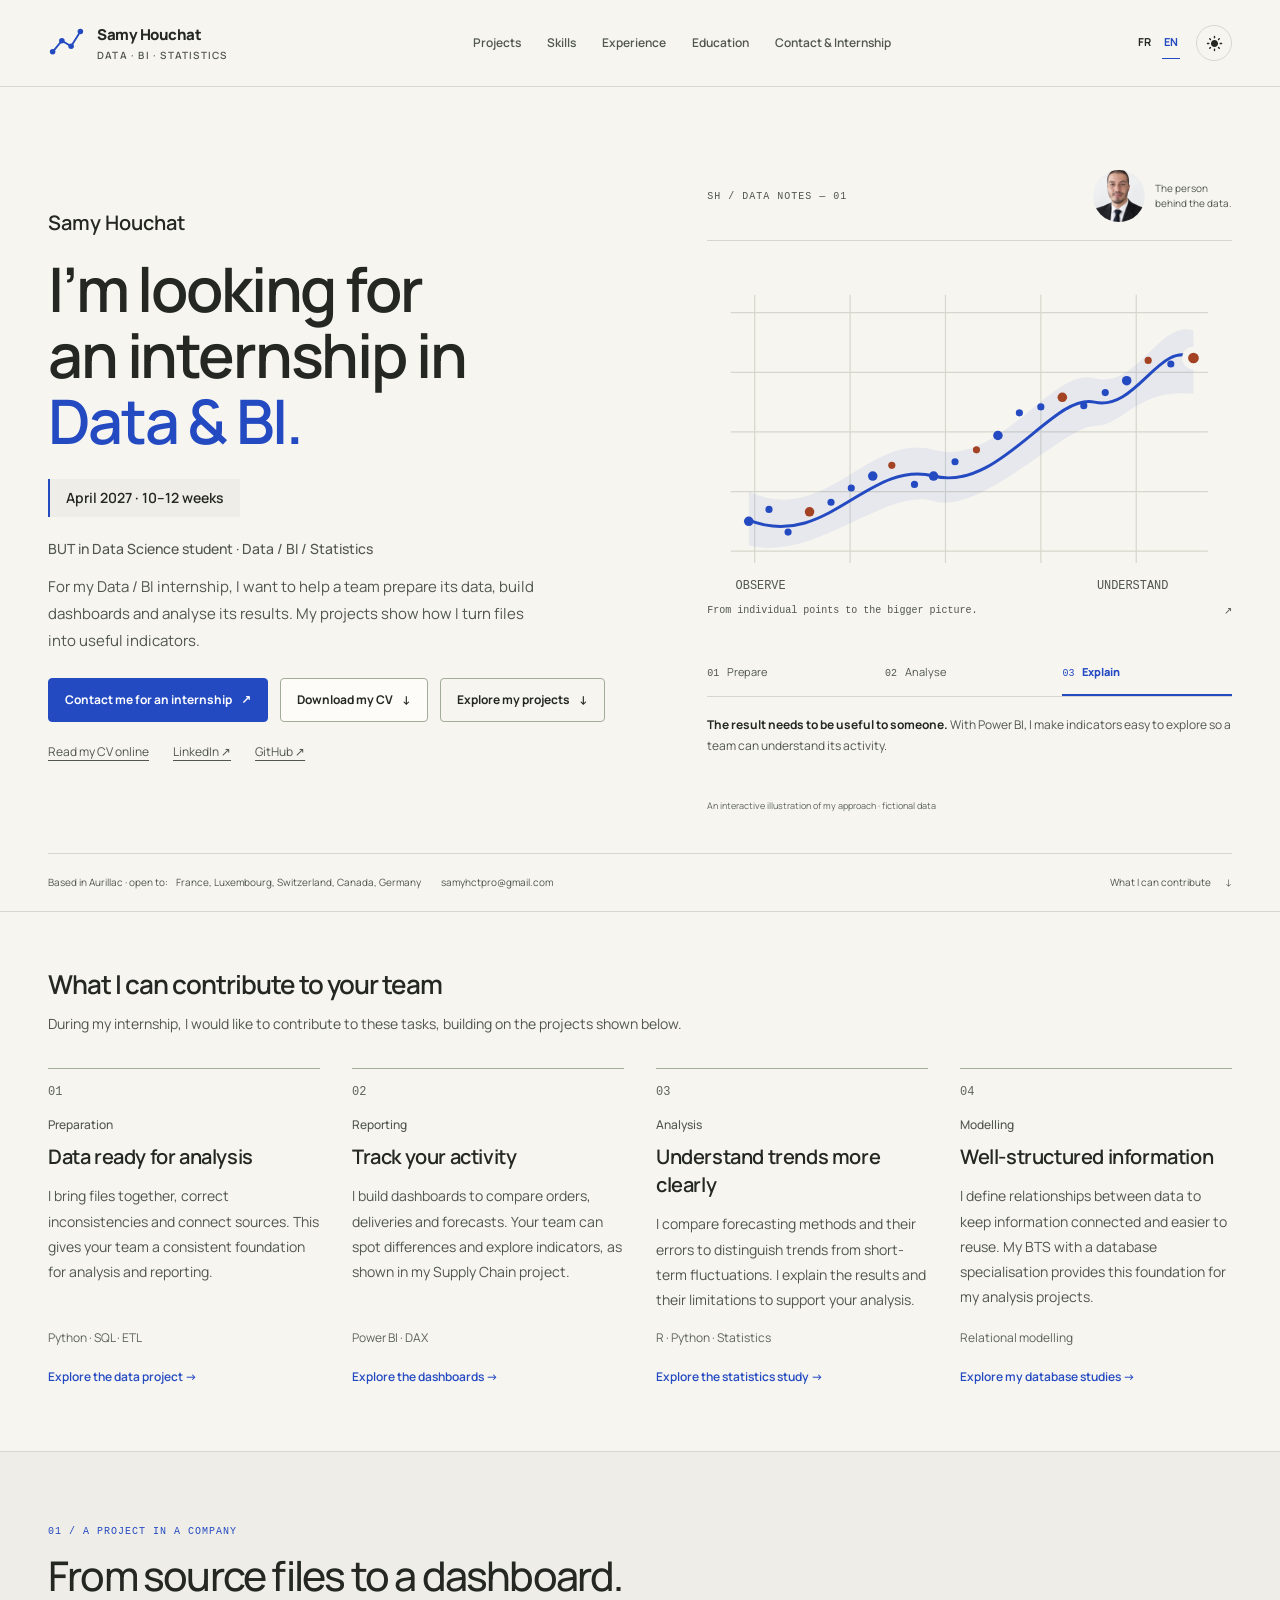
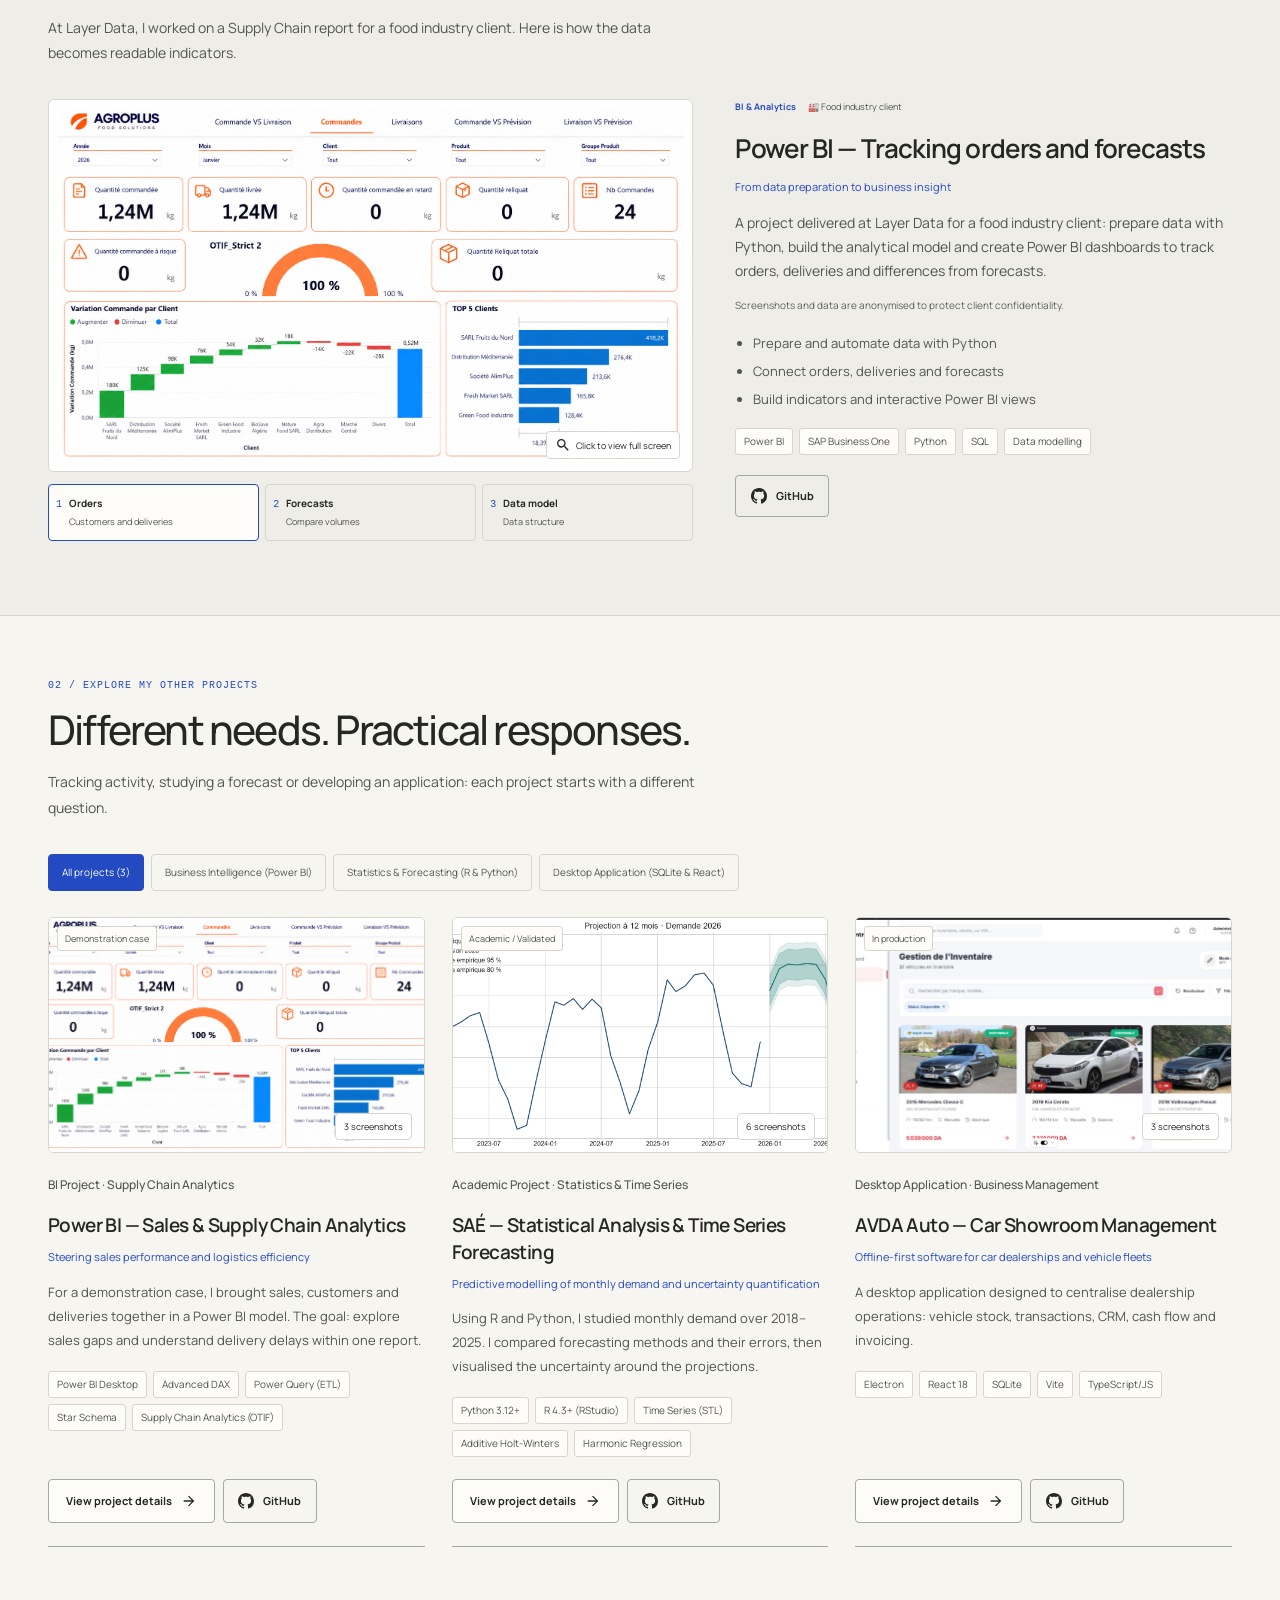
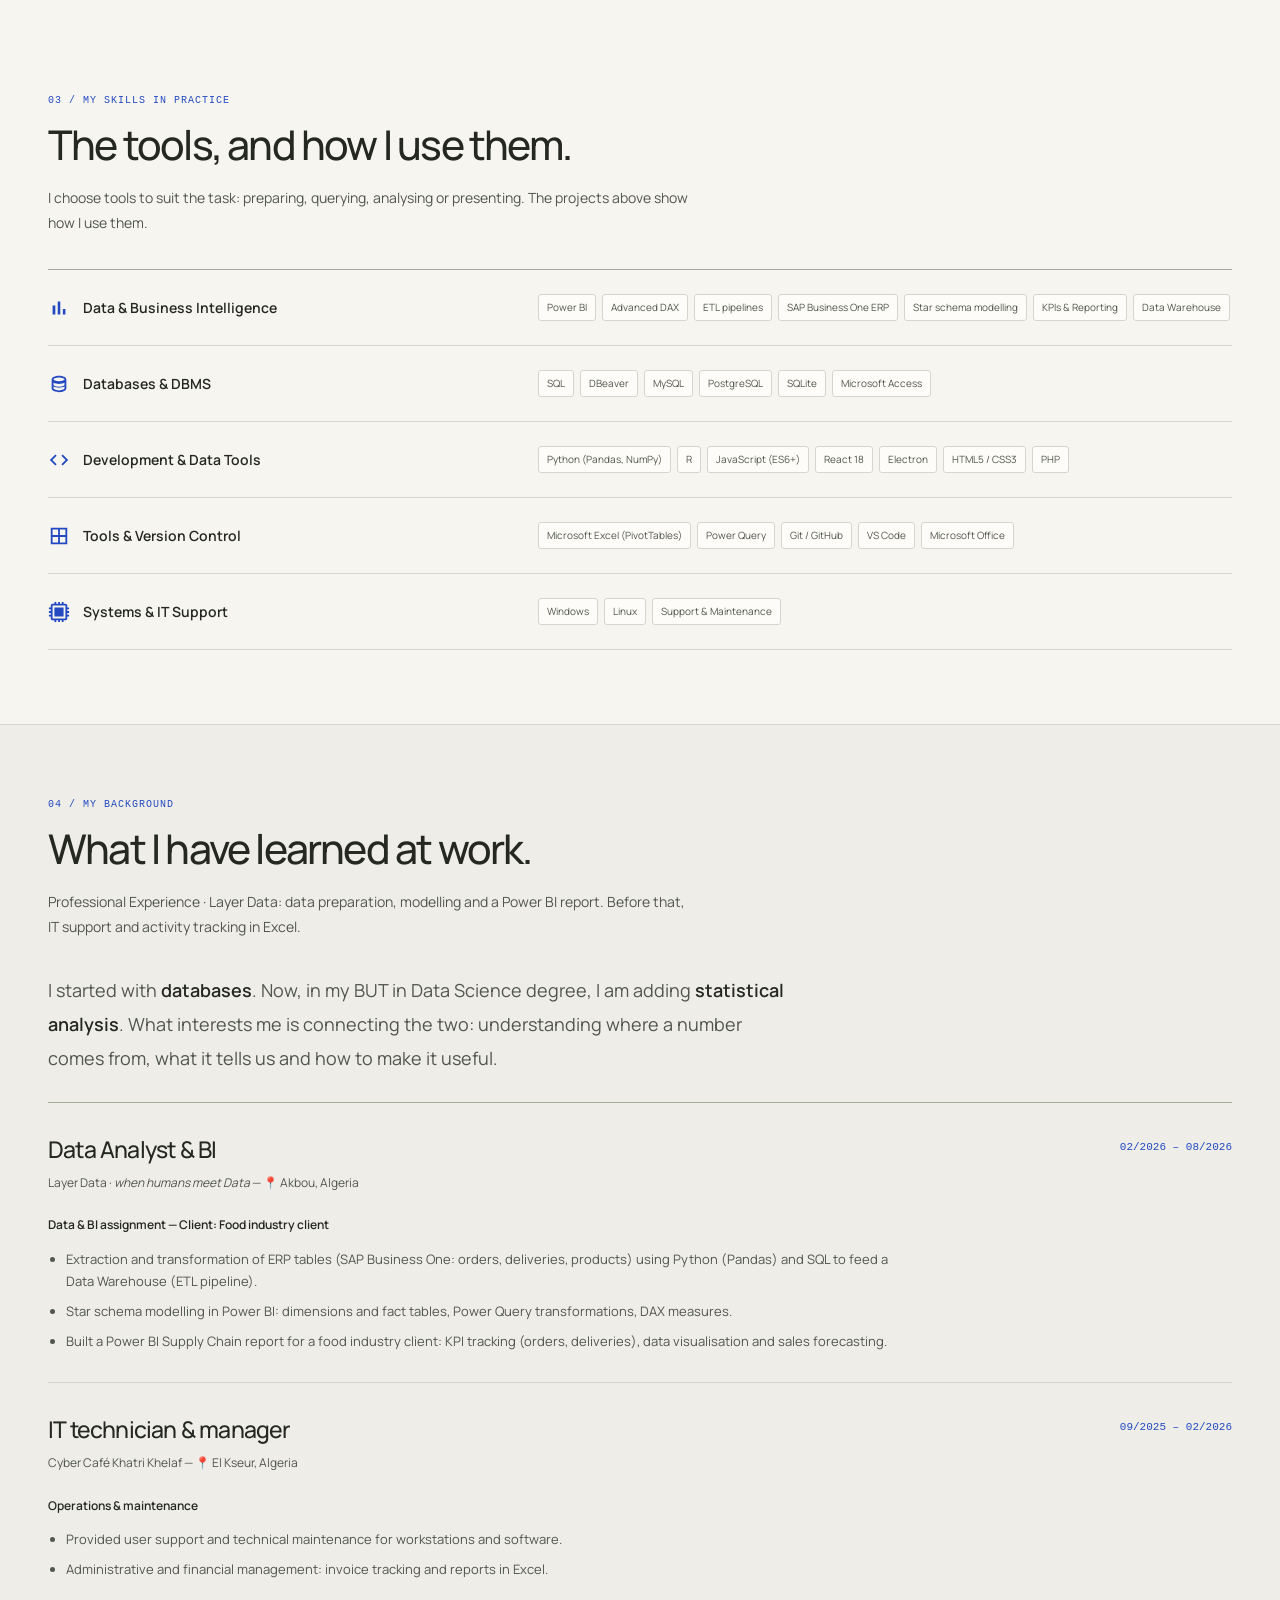
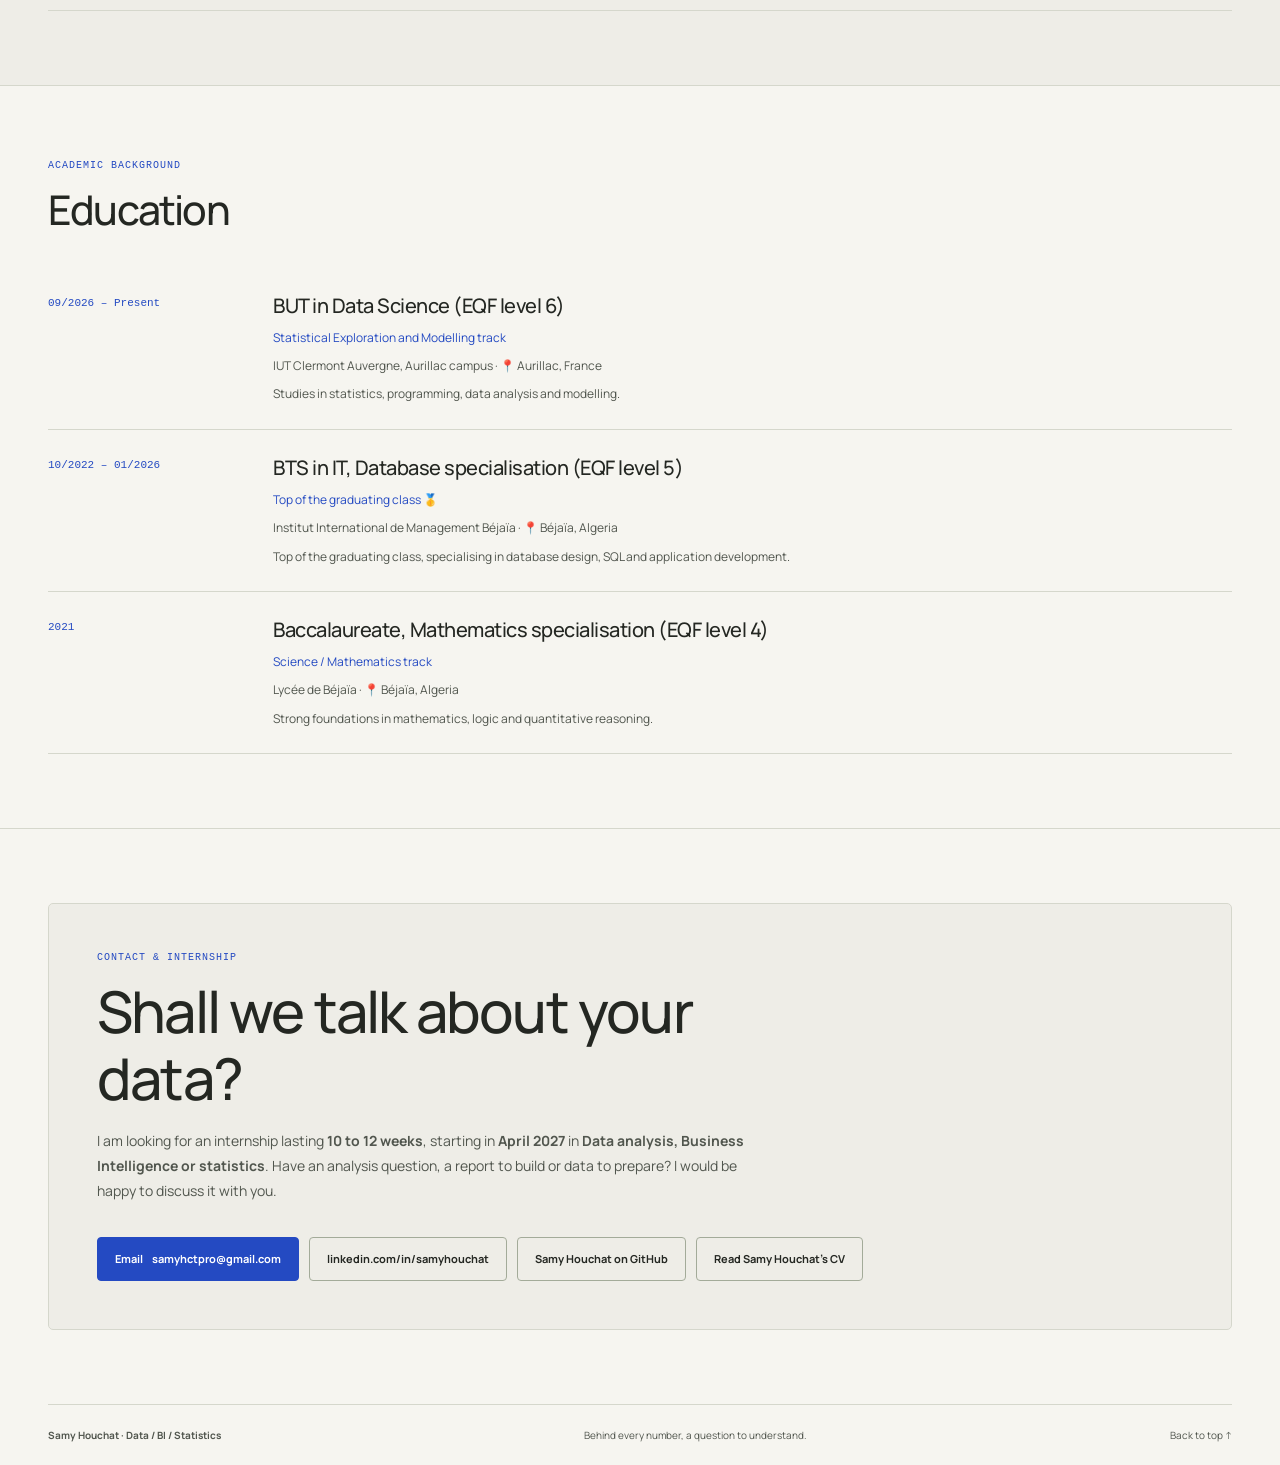
<file: en/index.html>
<!DOCTYPE html>
<html lang="en" data-theme="light">
<head>
  <meta charset="UTF-8">
  <meta name="viewport" content="width=device-width, initial-scale=1.0">
  <meta http-equiv="X-UA-Compatible" content="IE=edge">
  <title>Samy Houchat | Data &amp; BI Internship — April 2027</title>
  <meta name="description" content="Samy Houchat, a BUT in Data Science student, is seeking a 10–12 week internship from April 2027 in data analysis, Power BI reporting and data preparation.">
  <meta name="robots" content="index, follow, max-image-preview:large">
  <link rel="canonical" href="https://hctsamyuct.github.io/en/">
  <link rel="alternate" hreflang="fr" href="https://hctsamyuct.github.io/">
  <link rel="alternate" hreflang="en" href="https://hctsamyuct.github.io/en/">
  <link rel="alternate" hreflang="x-default" href="https://hctsamyuct.github.io/">
  <meta property="og:type" content="website">
  <meta property="og:locale" content="en_GB">
  <meta property="og:site_name" content="Samy Houchat — Data &amp; BI Portfolio">
  <meta property="og:url" content="https://hctsamyuct.github.io/en/">
  <meta property="og:title" content="Samy Houchat | Data &amp; BI Internship — April 2027">
  <meta property="og:description" content="Samy Houchat, a BUT in Data Science student, is seeking a 10–12 week internship from April 2027 in data analysis, Power BI reporting and data preparation.">
  <meta property="og:image" content="https://hctsamyuct.github.io/assets/img/bi-dashboard-commandes.png">
  <meta property="og:image:width" content="1667">
  <meta property="og:image:height" content="943">
  <meta property="og:image:alt" content="Power BI dashboard project by Samy Houchat">
  <meta name="twitter:card" content="summary_large_image">
  <meta name="twitter:title" content="Samy Houchat | Data &amp; BI Internship — April 2027">
  <meta name="twitter:description" content="Samy Houchat, a BUT in Data Science student, is seeking a 10–12 week internship from April 2027 in data analysis, Power BI reporting and data preparation.">
  <meta name="twitter:image" content="https://hctsamyuct.github.io/assets/img/bi-dashboard-commandes.png">
  <meta name="twitter:image:alt" content="Power BI project by Samy Houchat">
  <script type="application/ld+json">
{
  "@context": "https://schema.org",
  "@graph": [
    {
      "@type": "Person",
      "@id": "https://hctsamyuct.github.io/#samy-houchat",
      "name": "Samy Houchat",
      "givenName": "Samy",
      "familyName": "Houchat",
      "alternateName": "Houchat Samy",
      "url": "https://hctsamyuct.github.io/",
      "image": "https://hctsamyuct.github.io/assets/img/photo_opt.jpg",
      "description": "Data science student in Aurillac, France, building Data and Business Intelligence projects.",
      "sameAs": [
        "https://www.linkedin.com/in/samyhouchat",
        "https://github.com/HouchatSamy"
      ],
      "knowsAbout": [
        "Business Intelligence",
        "Power BI",
        "Python",
        "R",
        "SQL",
        "ETL",
        "Data modelling"
      ]
    },
    {
      "@type": "WebSite",
      "@id": "https://hctsamyuct.github.io/#website",
      "url": "https://hctsamyuct.github.io/",
      "name": "Samy Houchat — Data & Business Intelligence Portfolio",
      "inLanguage": [
        "fr",
        "en"
      ],
      "publisher": {
        "@id": "https://hctsamyuct.github.io/#samy-houchat"
      }
    },
    {
      "@type": "ProfilePage",
      "@id": "https://hctsamyuct.github.io/en/#webpage",
      "url": "https://hctsamyuct.github.io/en/",
      "name": "Samy Houchat | Data & BI Internship — April 2027",
      "description": "Samy Houchat, a BUT in Data Science student, is seeking a 10–12 week internship from April 2027 in data analysis, Power BI reporting and data preparation.",
      "inLanguage": "en",
      "isPartOf": {
        "@id": "https://hctsamyuct.github.io/#website"
      },
      "mainEntity": {
        "@id": "https://hctsamyuct.github.io/#samy-houchat"
      },
      "about": {
        "@id": "https://hctsamyuct.github.io/#samy-houchat"
      }
    }
  ]
}
  </script>


  <!-- SEO & Titre -->

  <meta name="author" content="Samy Houchat">

  <!-- Open Graph / LinkedIn / Facebook / WhatsApp -->

  <!-- Twitter Card -->

  <!-- Favicon -->
  <link rel="icon" type="image/svg+xml" href="/assets/img/favicon.svg">
  <meta name="theme-color" content="#f6f5f0">

  <!-- Google Fonts : Manrope avec font-display: swap -->
  <link rel="preconnect" href="https://fonts.googleapis.com">
  <link rel="preconnect" href="https://fonts.gstatic.com" crossorigin>
  <link href="https://fonts.googleapis.com/css2?family=Manrope:wght@400;500;600;700;800&display=swap" rel="stylesheet">

  <!-- Stylesheet -->
  <link rel="stylesheet" href="/css/portfolio.css?v=20261110">
  <link rel="stylesheet" href="/css/cv.css?v=f518cc9cd64a">
</head>
<body>
  <a class="skip-link" href="#main-content">Skip to content</a>

  <!-- =========================================================================
       EN-TÊTE / NAVIGATION FLOTTANTE
       ========================================================================= -->
  <header class="site-header" id="site-header">
    <div class="container header-inner">
      <a href="#hero" class="brand-link">
        <svg class="brand-symbol" viewBox="0 0 40 40" fill="none" aria-hidden="true"><path d="M5 29L15 17L25 23L35 7" stroke="currentColor" stroke-width="2"/><g fill="currentColor"><circle cx="5" cy="29" r="3"/><circle cx="15" cy="17" r="3"/><circle cx="25" cy="23" r="3"/><circle cx="35" cy="7" r="3"/></g></svg>
        <span class="brand-name">Samy Houchat<span class="brand-subtitle">Data · BI · Statistics</span></span>
      </a>

      <!-- Navigation desktop -->
      <nav class="main-nav" aria-label="Main navigation">
        <a href="#projets" class="nav-link">Projects</a>
        <a href="#competences" class="nav-link">Skills</a>
        <a href="#experience" class="nav-link">Experience</a>
        <a href="#formation" class="nav-link">Education</a>
        <a href="#contact" class="nav-link">Contact &amp; Internship</a>
      </nav>

      <!-- Actions : Bouton Thème & Menu Mobile -->
      <div class="header-actions">
        <nav class="language-switch" aria-label="Portfolio language">
          <a href="/" lang="fr" hreflang="fr">FR</a>
          <a href="/en/" lang="en" hreflang="en" aria-current="page">EN</a>
        </nav>
        <button type="button" class="theme-toggle-btn" id="theme-toggle-btn" aria-label="Switch theme (dark/light)">
          <svg viewBox="0 0 24 24" aria-hidden="true"><path d="M12 3a9 9 0 1 0 9 9c0-.46-.04-.92-.1-1.36a5.389 5.389 0 0 1-4.4 2.26 5.403 5.403 0 0 1-3.14-9.8c-.44-.06-.9-.1-1.36-.1z"/></svg>
        </button>

        <button type="button" class="mobile-menu-btn" id="mobile-menu-btn" aria-label="Open menu" aria-expanded="false" aria-controls="mobile-drawer">
          <svg width="24" height="24" viewBox="0 0 24 24" fill="currentColor"><path d="M3 18h18v-2H3v2zm0-5h18v-2H3v2zm0-7v2h18V6H3z"/></svg>
        </button>
      </div>
    </div>
  </header>

  <!-- Tiroir de navigation mobile -->
  <div class="mobile-drawer" id="mobile-drawer" aria-hidden="true">
    <a href="#hero" class="mobile-nav-link">Home</a>
    <a href="#projets" class="mobile-nav-link">Projects &amp; Dashboards</a>
    <a href="#competences" class="mobile-nav-link">Technical skills</a>
    <a href="#experience" class="mobile-nav-link">Professional experience</a>
    <a href="#formation" class="mobile-nav-link">Education</a>
    <a href="#contact" class="mobile-nav-link">Internship &amp; Contact</a>
  </div>

  <main id="main-content">

    <!-- =======================================================================
         1. HERO SECTION (RECRUTEUR FIRST)
         ======================================================================= -->
    <section class="section-hero" id="hero" aria-labelledby="hero-name">
      <div class="container hero-grid">
        <div class="hero-content">
          <h1 class="hero-name" id="hero-name">Samy Houchat</h1>
          <p class="hero-statement"><span>I’m looking for</span><span>an internship in</span><span>Data &amp; BI.</span></p>
          <div class="internship-details"><span id="availability-text">April 2027 · 10–12 weeks</span></div>
          <p class="hero-title" id="hero-title">BUT in Data Science student · Data / BI / Statistics</p>
          <p class="hero-headline" id="hero-headline">For my Data / BI internship, I want to help a team prepare its data, build dashboards and analyse its results. My projects show how I turn files into useful indicators.</p>
          <div class="hero-cta-group">
            <a href="mailto:samyhctpro@gmail.com" class="btn btn-primary" id="hero-contact-btn">Contact me for an internship <span aria-hidden="true">↗</span></a>
            <a href="/assets/cv/CV_Samy_Houchat_EN.pdf?v=bba466a2b0e6" class="btn btn-secondary" id="hero-cv-btn" download="CV_Samy_Houchat_Internship_Data_Analyst_BI.pdf">Download my CV <span aria-hidden="true">↓</span></a>
            <a href="#projets" class="btn btn-outline">Explore my projects <span aria-hidden="true">↓</span></a>
          </div>
          <div class="hero-secondary-links">
            <a href="/cv_samy_houchat_en.html" id="hero-cv-view-btn">Read my CV online</a>
            <a href="https://www.linkedin.com/in/samyhouchat" target="_blank" rel="noopener noreferrer" id="hero-linkedin-btn">LinkedIn ↗</a>
            <a href="https://github.com/HouchatSamy" target="_blank" rel="noopener noreferrer" id="hero-github-btn">GitHub ↗</a>
          </div>
        </div>
        <div class="data-lab" data-stage="2">
          <div class="lab-topline">
            <span class="lab-id">SH / DATA NOTES — 01</span>
            <div class="lab-portrait"><img src="/assets/img/photo_opt.jpg" alt="Samy Houchat" id="hero-photo" class="hero-photo-img" width="100" height="100" fetchpriority="high" decoding="async"><span>The person<br>behind the data.</span></div>
          </div>
          <figure class="lab-art" aria-label="An illustration of raw data becoming a readable trend">
            <svg class="lab-chart" viewBox="0 0 440 285" aria-hidden="true">
              <g class="chart-grid"><path d="M20 40H420M20 90H420M20 140H420M20 190H420M20 240H420M40 25V250M120 25V250M200 25V250M280 25V250M360 25V250"/></g>
              <path class="chart-band" d="M35 190C100 220 135 140 190 155S290 85 325 95S380 45 408 55L408 108C360 103 350 135 325 135S230 210 190 198S90 250 35 235Z"/>
              <path class="chart-line" d="M35 214C100 240 135 163 190 177S290 107 325 115S380 62 408 78"/>
              <g class="chart-points"><circle class="data-point" cx="35" cy="215" r="4"/><circle class="data-point" cx="52" cy="205" r="3"/><circle class="data-point" cx="68" cy="224" r="3"/><circle class="data-point" cx="86" cy="207" r="4"/><circle class="data-point" cx="104" cy="199" r="3"/><circle class="data-point" cx="121" cy="187" r="3"/><circle class="data-point" cx="139" cy="177" r="4"/><circle class="data-point" cx="155" cy="168" r="3"/><circle class="data-point" cx="174" cy="184" r="3"/><circle class="data-point" cx="190" cy="177" r="4"/><circle class="data-point" cx="208" cy="165" r="3"/><circle class="data-point" cx="226" cy="155" r="3"/><circle class="data-point" cx="244" cy="143" r="4"/><circle class="data-point" cx="262" cy="124" r="3"/><circle class="data-point" cx="280" cy="119" r="3"/><circle class="data-point" cx="298" cy="111" r="4"/><circle class="data-point" cx="316" cy="118" r="3"/><circle class="data-point" cx="334" cy="107" r="3"/><circle class="data-point" cx="352" cy="97" r="4"/><circle class="data-point" cx="370" cy="80" r="3"/><circle class="data-point" cx="389" cy="83" r="3"/><circle class="data-point" cx="408" cy="78" r="4"/></g>
              <circle class="chart-endpoint" cx="408" cy="78" r="7"/>
              <text class="chart-annotation" x="24" y="272">OBSERVE</text><text class="chart-annotation" x="327" y="272">UNDERSTAND</text>
            </svg>
            <figcaption class="lab-art-label"><span>From individual points to the bigger picture.</span><span aria-hidden="true">↗</span></figcaption>
          </figure>
          <div class="lab-controls" role="group" aria-label="Explore how I work">
            <button type="button" class="lab-step" data-stage="0" aria-pressed="false" aria-controls="lab-preparer"><span>01</span> Prepare</button>
            <button type="button" class="lab-step" data-stage="1" aria-pressed="false" aria-controls="lab-analyser"><span>02</span> Analyse</button>
            <button type="button" class="lab-step" data-stage="2" aria-pressed="true" aria-controls="lab-transmettre"><span>03</span> Explain</button>
          </div>
          <div class="lab-explanations" aria-live="polite">
            <p class="lab-explanation" id="lab-preparer"><strong>Useful analysis starts with consistent data.</strong> I use Python and SQL to clean files and connect the right information.</p>
            <p class="lab-explanation" id="lab-analyser"><strong>I look at what changes, and why.</strong> With R and Python, I compare trends and forecasts while keeping their limitations in mind.</p>
            <p class="lab-explanation" id="lab-transmettre"><strong>The result needs to be useful to someone.</strong> With Power BI, I make indicators easy to explore so a team can understand its activity.</p>
          </div>
          <p class="lab-note">An interactive illustration of my approach · fictional data</p>
        </div>
      </div>
      <div class="container hero-meta-items">
        <span class="meta-item">Based in Aurillac · open to: <span id="meta-location">France, Luxembourg, Switzerland, Canada, Germany</span></span>
        <a class="meta-item" href="mailto:samyhctpro@gmail.com" id="meta-email-link"><span id="meta-email-text">samyhctpro@gmail.com</span></a>
        <a class="hero-scroll-link" href="#value-title">What I can contribute <span aria-hidden="true">↓</span></a>
      </div>
    </section>


    <!-- =======================================================================
         2. CONTRIBUTIONS EN STAGE
         ======================================================================= -->
    <section class="section-stats" aria-labelledby="value-title">
      <div class="container">
        <h2 class="value-title" id="value-title">What I can contribute to your team</h2>
        <p class="value-intro">During my internship, I would like to contribute to these tasks, building on the projects shown below.</p>
        <div class="stats-grid" id="stats-grid">
<!-- seo:stats-grid:start -->
    <div class="stat-card" data-stat-id="reliable-data">
      <span class="stat-badge">Preparation</span>
      <h3 class="stat-title">Data ready for analysis</h3>
      <p class="stat-subtitle">I bring files together, correct inconsistencies and connect sources. This gives your team a consistent foundation for analysis and reporting.</p>
      <p class="stat-tools">Python · SQL · ETL</p>
      <a class="stat-proof-link" href="#projets">Explore the data project <span aria-hidden="true">→</span></a>
    </div>

    <div class="stat-card" data-stat-id="clear-decisions">
      <span class="stat-badge">Reporting</span>
      <h3 class="stat-title">Track your activity</h3>
      <p class="stat-subtitle">I build dashboards to compare orders, deliveries and forecasts. Your team can spot differences and explore indicators, as shown in my Supply Chain project.</p>
      <p class="stat-tools">Power BI · DAX</p>
      <a class="stat-proof-link" href="#projets">Explore the dashboards <span aria-hidden="true">→</span></a>
    </div>

    <div class="stat-card" data-stat-id="real-experience">
      <span class="stat-badge">Analysis</span>
      <h3 class="stat-title">Understand trends more clearly</h3>
      <p class="stat-subtitle">I compare forecasting methods and their errors to distinguish trends from short-term fluctuations. I explain the results and their limitations to support your analysis.</p>
      <p class="stat-tools">R · Python · Statistics</p>
      <a class="stat-proof-link" href="#autres-projets">Explore the statistics study <span aria-hidden="true">→</span></a>
    </div>

    <div class="stat-card" data-stat-id="dba-foundation">
      <span class="stat-badge">Modelling</span>
      <h3 class="stat-title">Well-structured information</h3>
      <p class="stat-subtitle">I define relationships between data to keep information connected and easier to reuse. My BTS with a database specialisation provides this foundation for my analysis projects.</p>
      <p class="stat-tools">Relational modelling</p>
      <a class="stat-proof-link" href="#formation">Explore my database studies <span aria-hidden="true">→</span></a>
    </div>
<!-- seo:stats-grid:end -->
        </div>
      </div>
    </section>

    <!-- =======================================================================
         3. PROJET VEDETTE (SUPPLY CHAIN ANALYTICS)
         ======================================================================= -->
    <section class="section-padding" id="projets">
      <div class="container">
        <div class="section-header">
          <span class="section-label">01 / A project in a company</span>
          <h2 class="section-title">From source files to a dashboard.</h2>
          <p class="section-description">
            At Layer Data, I worked on a Supply Chain report for a food industry client. Here is how the data becomes readable indicators.
          </p>
        </div>

        <div id="featured-project-container">
<!-- seo:featured-project-container:start -->
    <div class="featured-card">
      <div class="featured-grid">
        <div class="featured-preview-column">
          <!-- Aperçu principal zoomable -->
          <div id="featured-preview-panel" role="tabpanel" aria-labelledby="proof-tab-0">
          <div class="featured-preview-box" id="featured-zoom-trigger" role="button" tabindex="0">
            <img src="/assets/img/bi-dashboard-commandes.png" alt="Orders dashboard — OTIF tracking and customer analysis in Power BI" class="featured-preview-img" id="featured-main-img" loading="lazy" width="760" height="430">
            <div class="preview-overlay-hint">
              <svg width="16" height="16" viewBox="0 0 24 24" fill="currentColor"><path d="M15.5 14h-.79l-.28-.27A6.471 6.471 0 0 0 16 9.5 6.5 6.5 0 1 0 9.5 16c1.61 0 3.09-.59 4.23-1.57l.27.28v.79l5 4.99L20.49 19l-4.99-5zm-6 0C7.01 14 5 11.99 5 9.5S7.01 5 9.5 5 14 7.01 14 9.5 11.99 14 9.5 14z"/></svg>
              <span>Click to view full screen</span>
            </div>
          </div>

          </div>
          <!-- Sélecteur interactif des 3 preuves -->
          <div class="featured-proofs-tabs" role="tablist" aria-label="Choose a screenshot">

              <button type="button" class="proof-tab-btn active" id="proof-tab-0" data-proof-idx="0" role="tab" aria-controls="featured-preview-panel" tabindex="0" aria-selected="true">
                <span class="proof-tab-num">1</span>
                <div class="proof-tab-text">
                  <span class="proof-tab-title">Orders</span>
                  <span class="proof-tab-sub">Customers and deliveries</span>
                </div>
              </button>

              <button type="button" class="proof-tab-btn " id="proof-tab-1" data-proof-idx="1" role="tab" aria-controls="featured-preview-panel" tabindex="-1" aria-selected="false">
                <span class="proof-tab-num">2</span>
                <div class="proof-tab-text">
                  <span class="proof-tab-title">Forecasts</span>
                  <span class="proof-tab-sub">Compare volumes</span>
                </div>
              </button>

              <button type="button" class="proof-tab-btn " id="proof-tab-2" data-proof-idx="2" role="tab" aria-controls="featured-preview-panel" tabindex="-1" aria-selected="false">
                <span class="proof-tab-num">3</span>
                <div class="proof-tab-text">
                  <span class="proof-tab-title">Data model</span>
                  <span class="proof-tab-sub">Data structure</span>
                </div>
              </button>

          </div>
          <noscript>
            <div class="proof-fallback">
              <figure><a href="/assets/img/bi-dashboard-previsions.png"><img src="/assets/img/bi-dashboard-previsions.png" alt="Forecast dashboard — Forecast vs Actual analysis in Power BI" width="760" height="430" loading="lazy"></a><figcaption>Forecasts — Compare volumes</figcaption></figure><figure><a href="/assets/img/bi-modele-donnees.png"><img src="/assets/img/bi-modele-donnees.png" alt="Power BI data model architecture" width="760" height="430" loading="lazy"></a><figcaption>Data model — Data structure</figcaption></figure>
            </div>
          </noscript>
        </div>

        <div class="featured-content-column">
          <div class="featured-meta-row">
            <span class="featured-domain-badge">BI &amp; Analytics</span>
            <span class="featured-sector-badge">🏭 Food industry client</span>
          </div>

          <h3 class="featured-title-compact">Power BI — Tracking orders and forecasts</h3>
          <p class="featured-desc-compact">From data preparation to business insight</p>
          <p class="featured-overview">A project delivered at Layer Data for a food industry client: prepare data with Python, build the analytical model and create Power BI dashboards to track orders, deliveries and differences from forecasts.</p>
          <p class="featured-confidentiality-note">Screenshots and data are anonymised to protect client confidentiality.</p>

          <ul class="featured-points-list">
            <li>Prepare and automate data with Python</li>
            <li>Connect orders, deliveries and forecasts</li>
            <li>Build indicators and interactive Power BI views</li>
          </ul>

          <div class="featured-tags-compact">
            <span class="skill-tag">Power BI</span><span class="skill-tag">SAP Business One</span><span class="skill-tag">Python</span><span class="skill-tag">SQL</span><span class="skill-tag">Data modelling</span>
          </div>


          <div style="margin-top:0.25rem;">
            <a href="https://github.com/HouchatSamy/POWERBI_files" target="_blank" rel="noopener noreferrer" class="btn btn-outline" style="min-height:42px; padding:0.5rem 0.9rem;" title="View on GitHub">
              <svg width="18" height="18" viewBox="0 0 24 24" fill="currentColor"><path d="M12 0C5.37 0 0 5.37 0 12c0 5.31 3.435 9.795 8.205 11.385.6.105.825-.255.825-.57 0-.285-.015-1.23-.015-2.235-3.015.555-3.795-.735-4.035-1.41-.135-.345-.72-1.41-1.23-1.695-.42-.225-1.02-.78-.015-.795.945-.015 1.62.87 1.845 1.23 1.08 1.815 2.805 1.305 3.495.99.105-.78.42-1.305.765-1.605-2.67-.3-5.46-1.335-5.46-5.925 0-1.305.465-2.385 1.23-3.225-.12-.3-.54-1.53.12-3.18 0 0 1.005-.315 3.3 1.23.96-.27 1.98-.405 3-.405s2.04.135 3 .405c2.295-1.56 3.3-1.23 3.3-1.23.66 1.65.24 2.88.12 3.18.765.84 1.23 1.905 1.23 3.225 0 4.605-2.805 5.625-5.475 5.925.435.375.81 1.095.81 2.22 0 1.605-.015 2.895-.015 3.3 0 .315.225.69.825.57A12.02 12.02 0 0 0 24 12c0-6.63-5.37-12-12-12z"/></svg>
              <span>GitHub</span>
            </a>
          </div>

        </div>
      </div>
    </div>
<!-- seo:featured-project-container:end -->
        </div>
      </div>
    </section>

    <!-- =======================================================================
         4. APPLICATION MÉTIER (AVDA AUTO)
         ======================================================================= -->
    <section class="section-padding project-collection" id="autres-projets">
      <div class="container">
        <div class="section-header">
          <span class="section-label">02 / Explore my other projects</span>
          <h2 class="section-title">Different needs. Practical responses.</h2>
          <p class="section-description">
            Tracking activity, studying a forecast or developing an application: each project starts with a different question.
          </p>
        </div>

        <div class="projects-filter-bar" role="group" aria-label="Filter projects">
          <button type="button" class="filter-pill-btn active" data-filter="all" aria-pressed="true">All projects (3)</button>
          <button type="button" class="filter-pill-btn" data-filter="powerbi-sales-supplychain" aria-pressed="false">Business Intelligence (Power BI)</button>
          <button type="button" class="filter-pill-btn" data-filter="sae-series-temporelles" aria-pressed="false">Statistics &amp; Forecasting (R &amp; Python)</button>
          <button type="button" class="filter-pill-btn" data-filter="avda-auto" aria-pressed="false">Desktop Application (SQLite &amp; React)</button>
        </div>

        <div class="projects-grid" id="other-projects-grid">
<!-- seo:other-projects-grid:start -->
    <article class="project-card" data-project-id="powerbi-sales-supplychain">
      <div class="project-thumbnail-wrapper" role="button" tabindex="0" data-project-idx="0">
        <img src="/assets/img/bi-dashboard-commandes.png" alt="Power BI — Sales & Supply Chain Analytics" class="project-thumbnail-img" loading="lazy" width="600" height="375">
        <span class="project-badge-float">Demonstration case</span>
        <div class="preview-overlay-hint">
          <span>3 screenshots</span>
        </div>
      </div>

      <div class="project-body">
        <span class="stat-badge" style="margin-bottom:0.5rem;">BI Project · Supply Chain Analytics</span>
        <h3 class="project-title">Power BI — Sales & Supply Chain Analytics</h3>
        <p class="project-subtitle">Steering sales performance and logistics efficiency</p>
        <p class="project-summary">For a demonstration case, I brought sales, customers and deliveries together in a Power BI model. The goal: explore sales gaps and understand delivery delays within one report.</p>

        <div class="tags-list">
          <span class="tag-badge">Power BI Desktop</span><span class="tag-badge">Advanced DAX</span><span class="tag-badge">Power Query (ETL)</span><span class="tag-badge">Star Schema</span><span class="tag-badge">Supply Chain Analytics (OTIF)</span>
        </div>

        <div class="project-footer">
          <button type="button" class="btn btn-secondary btn-detail-trigger" data-project-idx="0">
            <span>View project details</span>
            <svg width="16" height="16" viewBox="0 0 24 24" fill="currentColor"><path d="M12 4l-1.41 1.41L16.17 11H4v2h12.17l-5.58 5.59L12 20l8-8z"/></svg>
          </button>


          <a href="https://github.com/HouchatSamy/powerbi-sales-supplychain-analytics" target="_blank" rel="noopener noreferrer" class="btn btn-outline" style="min-height:42px; padding:0.5rem 0.9rem;" title="View on GitHub">
            <svg width="18" height="18" viewBox="0 0 24 24" fill="currentColor"><path d="M12 0C5.37 0 0 5.37 0 12c0 5.31 3.435 9.795 8.205 11.385.6.105.825-.255.825-.57 0-.285-.015-1.23-.015-2.235-3.015.555-3.795-.735-4.035-1.41-.135-.345-.72-1.41-1.23-1.695-.42-.225-1.02-.78-.015-.795.945-.015 1.62.87 1.845 1.23 1.08 1.815 2.805 1.305 3.495.99.105-.78.42-1.305.765-1.605-2.67-.3-5.46-1.335-5.46-5.925 0-1.305.465-2.385 1.23-3.225-.12-.3-.54-1.53.12-3.18 0 0 1.005-.315 3.3 1.23.96-.27 1.98-.405 3-.405s2.04.135 3 .405c2.295-1.56 3.3-1.23 3.3-1.23.66 1.65.24 2.88.12 3.18.765.84 1.23 1.905 1.23 3.225 0 4.605-2.805 5.625-5.475 5.925.435.375.81 1.095.81 2.22 0 1.605-.015 2.895-.015 3.3 0 .315.225.69.825.57A12.02 12.02 0 0 0 24 12c0-6.63-5.37-12-12-12z"/></svg>
            <span>GitHub</span>
          </a>

        </div>
      </div>
    </article>

    <article class="project-card" data-project-id="sae-series-temporelles">
      <div class="project-thumbnail-wrapper" role="button" tabindex="0" data-project-idx="1">
        <img src="/assets/img/sae/05_forecast.png" alt="SAÉ — Statistical Analysis & Time Series Forecasting" class="project-thumbnail-img" loading="lazy" width="600" height="375">
        <span class="project-badge-float">Academic / Validated</span>
        <div class="preview-overlay-hint">
          <span>6 screenshots</span>
        </div>
      </div>

      <div class="project-body">
        <span class="stat-badge" style="margin-bottom:0.5rem;">Academic Project · Statistics & Time Series</span>
        <h3 class="project-title">SAÉ — Statistical Analysis & Time Series Forecasting</h3>
        <p class="project-subtitle">Predictive modelling of monthly demand and uncertainty quantification</p>
        <p class="project-summary">Using R and Python, I studied monthly demand over 2018–2025. I compared forecasting methods and their errors, then visualised the uncertainty around the projections.</p>

        <div class="tags-list">
          <span class="tag-badge">Python 3.12+</span><span class="tag-badge">R 4.3+ (RStudio)</span><span class="tag-badge">Time Series (STL)</span><span class="tag-badge">Additive Holt-Winters</span><span class="tag-badge">Harmonic Regression</span>
        </div>

        <div class="project-footer">
          <button type="button" class="btn btn-secondary btn-detail-trigger" data-project-idx="1">
            <span>View project details</span>
            <svg width="16" height="16" viewBox="0 0 24 24" fill="currentColor"><path d="M12 4l-1.41 1.41L16.17 11H4v2h12.17l-5.58 5.59L12 20l8-8z"/></svg>
          </button>


          <a href="https://github.com/HouchatSamy/-Analysis-statistique-pr-vision-de-s-ries-temporelles" target="_blank" rel="noopener noreferrer" class="btn btn-outline" style="min-height:42px; padding:0.5rem 0.9rem;" title="View on GitHub">
            <svg width="18" height="18" viewBox="0 0 24 24" fill="currentColor"><path d="M12 0C5.37 0 0 5.37 0 12c0 5.31 3.435 9.795 8.205 11.385.6.105.825-.255.825-.57 0-.285-.015-1.23-.015-2.235-3.015.555-3.795-.735-4.035-1.41-.135-.345-.72-1.41-1.23-1.695-.42-.225-1.02-.78-.015-.795.945-.015 1.62.87 1.845 1.23 1.08 1.815 2.805 1.305 3.495.99.105-.78.42-1.305.765-1.605-2.67-.3-5.46-1.335-5.46-5.925 0-1.305.465-2.385 1.23-3.225-.12-.3-.54-1.53.12-3.18 0 0 1.005-.315 3.3 1.23.96-.27 1.98-.405 3-.405s2.04.135 3 .405c2.295-1.56 3.3-1.23 3.3-1.23.66 1.65.24 2.88.12 3.18.765.84 1.23 1.905 1.23 3.225 0 4.605-2.805 5.625-5.475 5.925.435.375.81 1.095.81 2.22 0 1.605-.015 2.895-.015 3.3 0 .315.225.69.825.57A12.02 12.02 0 0 0 24 12c0-6.63-5.37-12-12-12z"/></svg>
            <span>GitHub</span>
          </a>

        </div>
      </div>
    </article>

    <article class="project-card" data-project-id="avda-auto">
      <div class="project-thumbnail-wrapper" role="button" tabindex="0" data-project-idx="2">
        <img src="/assets/img/avda-1.jpg" alt="AVDA Auto — Car Showroom Management" class="project-thumbnail-img" loading="lazy" width="600" height="375">
        <span class="project-badge-float">In production</span>
        <div class="preview-overlay-hint">
          <span>3 screenshots</span>
        </div>
      </div>

      <div class="project-body">
        <span class="stat-badge" style="margin-bottom:0.5rem;">Desktop Application · Business Management</span>
        <h3 class="project-title">AVDA Auto — Car Showroom Management</h3>
        <p class="project-subtitle">Offline-first software for car dealerships and vehicle fleets</p>
        <p class="project-summary">A desktop application designed to centralise dealership operations: vehicle stock, transactions, CRM, cash flow and invoicing.</p>

        <div class="tags-list">
          <span class="tag-badge">Electron</span><span class="tag-badge">React 18</span><span class="tag-badge">SQLite</span><span class="tag-badge">Vite</span><span class="tag-badge">TypeScript/JS</span>
        </div>

        <div class="project-footer">
          <button type="button" class="btn btn-secondary btn-detail-trigger" data-project-idx="2">
            <span>View project details</span>
            <svg width="16" height="16" viewBox="0 0 24 24" fill="currentColor"><path d="M12 4l-1.41 1.41L16.17 11H4v2h12.17l-5.58 5.59L12 20l8-8z"/></svg>
          </button>


          <a href="https://github.com/AVDAdz/avdaAuto" target="_blank" rel="noopener noreferrer" class="btn btn-outline" style="min-height:42px; padding:0.5rem 0.9rem;" title="View on GitHub">
            <svg width="18" height="18" viewBox="0 0 24 24" fill="currentColor"><path d="M12 0C5.37 0 0 5.37 0 12c0 5.31 3.435 9.795 8.205 11.385.6.105.825-.255.825-.57 0-.285-.015-1.23-.015-2.235-3.015.555-3.795-.735-4.035-1.41-.135-.345-.72-1.41-1.23-1.695-.42-.225-1.02-.78-.015-.795.945-.015 1.62.87 1.845 1.23 1.08 1.815 2.805 1.305 3.495.99.105-.78.42-1.305.765-1.605-2.67-.3-5.46-1.335-5.46-5.925 0-1.305.465-2.385 1.23-3.225-.12-.3-.54-1.53.12-3.18 0 0 1.005-.315 3.3 1.23.96-.27 1.98-.405 3-.405s2.04.135 3 .405c2.295-1.56 3.3-1.23 3.3-1.23.66 1.65.24 2.88.12 3.18.765.84 1.23 1.905 1.23 3.225 0 4.605-2.805 5.625-5.475 5.925.435.375.81 1.095.81 2.22 0 1.605-.015 2.895-.015 3.3 0 .315.225.69.825.57A12.02 12.02 0 0 0 24 12c0-6.63-5.37-12-12-12z"/></svg>
            <span>GitHub</span>
          </a>

        </div>
      </div>
    </article>
<!-- seo:other-projects-grid:end -->
        </div>
      </div>
    </section>

    <!-- =======================================================================
         5. COMPÉTENCES GROUPÉES (SANS POURCENTAGE)
         ======================================================================= -->
    <section class="section-padding" id="competences">
      <div class="container">
        <div class="section-header">
          <span class="section-label">03 / My skills in practice</span>
          <h2 class="section-title">The tools, and how I use them.</h2>
          <p class="section-description">
            I choose tools to suit the task: preparing, querying, analysing or presenting. The projects above show how I use them.
          </p>
        </div>

        <div class="skills-categories-grid" id="skills-categories-grid">
<!-- seo:skills-categories-grid:start -->
    <div class="skill-category-card">
      <div class="category-header">
        <div class="category-icon">
          <svg width="22" height="22" viewBox="0 0 24 24" fill="currentColor"><path d="M5 9.2h3V19H5zM10.6 5h2.8v14h-2.8zm5.6 8H19v6h-2.8z"/></svg>
        </div>
        <h3 class="category-name">Data & Business Intelligence</h3>
      </div>

      <div class="skills-tags-wrap">
        <span class="skill-tag">Power BI</span><span class="skill-tag">Advanced DAX</span><span class="skill-tag">ETL pipelines</span><span class="skill-tag">SAP Business One ERP</span><span class="skill-tag">Star schema modelling</span><span class="skill-tag">KPIs & Reporting</span><span class="skill-tag">Data Warehouse</span>
      </div>
    </div>

    <div class="skill-category-card">
      <div class="category-header">
        <div class="category-icon">
          <svg width="22" height="22" viewBox="0 0 24 24" fill="currentColor"><path d="M12 3C7.58 3 4 4.79 4 7v10c0 2.21 3.58 4 8 4s8-1.79 8-4V7c0-2.21-3.58-4-8-4zm0 2c3.87 0 6 1.5 6 2s-2.13 2-6 2-6-1.5-6-2 2.13-2 6-2zm6 12c0 .5-2.13 2-6 2s-6-1.5-6-2v-2.23c1.61.78 3.73 1.23 6 1.23s4.39-.45 6-1.23V17zm0-4c0 .5-2.13 2-6 2s-6-1.5-6-2v-2.23c1.61.78 3.73 1.23 6 1.23s4.39-.45 6-1.23V13z"/></svg>
        </div>
        <h3 class="category-name">Databases & DBMS</h3>
      </div>

      <div class="skills-tags-wrap">
        <span class="skill-tag">SQL</span><span class="skill-tag">DBeaver</span><span class="skill-tag">MySQL</span><span class="skill-tag">PostgreSQL</span><span class="skill-tag">SQLite</span><span class="skill-tag">Microsoft Access</span>
      </div>
    </div>

    <div class="skill-category-card">
      <div class="category-header">
        <div class="category-icon">
          <svg width="22" height="22" viewBox="0 0 24 24" fill="currentColor"><path d="M9.4 16.6L4.8 12l4.6-4.6L8 6l-6 6 6 6 1.4-1.4zm5.2 0l4.6-4.6-4.6-4.6L16 6l6 6-6 6-1.4-1.4z"/></svg>
        </div>
        <h3 class="category-name">Development & Data Tools</h3>
      </div>

      <div class="skills-tags-wrap">
        <span class="skill-tag">Python (Pandas, NumPy)</span><span class="skill-tag">R</span><span class="skill-tag">JavaScript (ES6+)</span><span class="skill-tag">React 18</span><span class="skill-tag">Electron</span><span class="skill-tag">HTML5 / CSS3</span><span class="skill-tag">PHP</span>
      </div>
    </div>

    <div class="skill-category-card">
      <div class="category-header">
        <div class="category-icon">
          <svg width="22" height="22" viewBox="0 0 24 24" fill="currentColor"><path d="M3 3v18h18V3H3zm8 16H5v-6h6v6zm0-8H5V5h6v6zm8 8h-6v-6h6v6zm0-8h-6V5h6v6z"/></svg>
        </div>
        <h3 class="category-name">Tools & Version Control</h3>
      </div>

      <div class="skills-tags-wrap">
        <span class="skill-tag">Microsoft Excel (PivotTables)</span><span class="skill-tag">Power Query</span><span class="skill-tag">Git / GitHub</span><span class="skill-tag">VS Code</span><span class="skill-tag">Microsoft Office</span>
      </div>
    </div>

    <div class="skill-category-card">
      <div class="category-header">
        <div class="category-icon">
          <svg width="22" height="22" viewBox="0 0 24 24" fill="currentColor"><path d="M17 17H7V7h10v10zm2-14h-2V1h-2v2h-2V1h-2v2H9V1H7v2H5c-1.1 0-2 .9-2 2v2H1v2h2v2H1v2h2v2H1v2h2v2c0 1.1.9 2 2 2h2v2h2v-2h2v2h2v-2h2v2h2v-2h2c1.1 0 2-.9 2-2v-2h2v-2h-2v-2h2v-2h-2V9h2V7h-2V5c0-1.1-.9-2-2-2zm0 16H5V5h14v14z"/></svg>
        </div>
        <h3 class="category-name">Systems & IT Support</h3>
      </div>

      <div class="skills-tags-wrap">
        <span class="skill-tag">Windows</span><span class="skill-tag">Linux</span><span class="skill-tag">Support & Maintenance</span>
      </div>
    </div>
<!-- seo:skills-categories-grid:end -->
        </div>
      </div>
    </section>

    <!-- =======================================================================
         6. EXPÉRIENCE PROFESSIONNELLE (FRISE VERTICALE)
         ======================================================================= -->
    <section class="section-padding" id="experience">
      <div class="container">
        <div class="section-header">
          <span class="section-label">04 / My background</span>
          <h2 class="section-title">What I have learned at work.</h2>
          <p class="section-description">
            Professional Experience · Layer Data: data preparation, modelling and a Power BI report. Before that, IT support and activity tracking in Excel.
          </p>
        </div>

<p class="approach-note">I started with <strong>databases</strong>. Now, in my BUT in Data Science degree, I am adding <strong>statistical analysis</strong>. What interests me is connecting the two: understanding where a number comes from, what it tells us and how to make it useful.</p>
        <div class="timeline" id="timeline-container">
<!-- seo:timeline-container:start -->
    <div class="timeline-item">
      <div class="timeline-dot"></div>
      <div class="timeline-card">
        <div class="timeline-header">
          <div>
            <h3 class="timeline-role">Data Analyst & BI</h3>
            <p class="timeline-company">Layer Data · <em>when humans meet Data</em> — 📍 Akbou, Algeria</p>
          </div>
          <span class="timeline-period">02/2026 – 08/2026</span>
        </div>


            <div class="timeline-mission-block">
              <h4 class="timeline-mission-title">Data & BI assignment — Client: Food industry client</h4>
              <ul class="timeline-bullets">
                <li class="timeline-bullet">Extraction and transformation of ERP tables (SAP Business One: orders, deliveries, products) using Python (Pandas) and SQL to feed a Data Warehouse (ETL pipeline).</li><li class="timeline-bullet">Star schema modelling in Power BI: dimensions and fact tables, Power Query transformations, DAX measures.</li><li class="timeline-bullet">Built a Power BI Supply Chain report for a food industry client: KPI tracking (orders, deliveries), data visualisation and sales forecasting.</li>
              </ul>
            </div>

      </div>
    </div>

    <div class="timeline-item">
      <div class="timeline-dot"></div>
      <div class="timeline-card">
        <div class="timeline-header">
          <div>
            <h3 class="timeline-role">IT technician & manager</h3>
            <p class="timeline-company">Cyber Café Khatri Khelaf  — 📍 El Kseur, Algeria</p>
          </div>
          <span class="timeline-period">09/2025 – 02/2026</span>
        </div>


            <div class="timeline-mission-block">
              <h4 class="timeline-mission-title">Operations & maintenance</h4>
              <ul class="timeline-bullets">
                <li class="timeline-bullet">Provided user support and technical maintenance for workstations and software.</li><li class="timeline-bullet">Administrative and financial management: invoice tracking and reports in Excel.</li>
              </ul>
            </div>

      </div>
    </div>
<!-- seo:timeline-container:end -->
        </div>
      </div>
    </section>

    <!-- =======================================================================
         7. FORMATION & LANGUES
         ======================================================================= -->
    <section class="section-padding" id="formation">
      <div class="container">
        <div class="section-header">
          <span class="section-label">Academic background</span>
          <h2 class="section-title">Education</h2>
        </div>

        <div class="education-languages-grid">
          <!-- Liste des diplômes -->
          <div class="education-list" id="education-list">
<!-- seo:education-list:start -->
      <div class="education-item">
        <span class="education-period-badge">09/2026 – Present</span>
        <h3 class="education-degree">BUT in Data Science (EQF level 6)</h3>
        <p class="education-field">Statistical Exploration and Modelling track</p>
        <p class="education-institution">IUT Clermont Auvergne, Aurillac campus · 📍 Aurillac, France</p>
        <p class="education-highlight">Studies in statistics, programming, data analysis and modelling.</p>
      </div>

      <div class="education-item">
        <span class="education-period-badge">10/2022 – 01/2026</span>
        <h3 class="education-degree">BTS in IT, Database specialisation (EQF level 5)</h3>
        <p class="education-field">Top of the graduating class 🥇</p>
        <p class="education-institution">Institut International de Management Béjaïa · 📍 Béjaïa, Algeria</p>
        <p class="education-highlight">Top of the graduating class, specialising in database design, SQL and application development.</p>
      </div>

      <div class="education-item">
        <span class="education-period-badge">2021</span>
        <h3 class="education-degree">Baccalaureate, Mathematics specialisation (EQF level 4)</h3>
        <p class="education-field">Science / Mathematics track</p>
        <p class="education-institution">Lycée de Béjaïa · 📍 Béjaïa, Algeria</p>
        <p class="education-highlight">Strong foundations in mathematics, logic and quantitative reasoning.</p>
      </div>
<!-- seo:education-list:end -->
          </div>



        </div>
      </div>
    </section>



    <section class="section-padding" id="contact" aria-labelledby="contact-title">
      <div class="container">
        <div class="section-header">
          <span class="section-label">Contact &amp; Internship</span>
          <h2 class="section-title" id="contact-title">Shall we talk about your data?</h2>
          <p class="section-description" id="contact-search-desc"><!-- seo:contact-search-desc:start -->
      I am looking for an internship lasting <strong>10 to 12 weeks</strong>, starting in <strong>April 2027</strong> in <strong>Data analysis, Business Intelligence or statistics</strong>. Have an analysis question, a report to build or data to prepare? I would be happy to discuss it with you.
<!-- seo:contact-search-desc:end --></p>
        </div>
        <div class="hero-actions">
          <a class="btn btn-primary" id="contact-email-link" href="mailto:samyhctpro@gmail.com">Email <span id="contact-email-val">samyhctpro@gmail.com</span></a>
          <a class="btn btn-outline" id="contact-linkedin-link" href="https://www.linkedin.com/in/samyhouchat" rel="me noopener noreferrer" target="_blank"><span id="contact-linkedin-val">linkedin.com/in/samyhouchat</span></a>
          <a class="btn btn-outline" id="contact-github-user" href="https://github.com/HouchatSamy" rel="me noopener noreferrer" target="_blank">Samy Houchat on GitHub</a>
          <a class="btn btn-outline" href="/cv_samy_houchat_en.html">Read Samy Houchat’s CV</a>
        </div>
      </div>
    </section>
  </main>

  <footer class="container site-footer"><span>Samy Houchat · Data / BI / Statistics</span><span>Behind every number, a question to understand.</span><a href="#hero">Back to top ↑</a></footer>

  <!-- =========================================================================
       9. PIED DE PAGE DISCRET
       ========================================================================= -->

  <!-- =========================================================================
       MODALE DE PROJET DÉTAILLÉ
       ========================================================================= -->
  <div class="modal-overlay" id="project-modal-overlay" role="dialog" aria-modal="true" aria-hidden="true" aria-labelledby="project-dialog-title">
    <div class="modal-dialog">
      <button type="button" class="modal-close-btn" id="modal-close-btn" aria-label="Close project details">
        <svg width="20" height="20" viewBox="0 0 24 24" fill="currentColor"><path d="M19 6.41L17.59 5 12 10.59 6.41 5 5 6.41 10.59 12 5 17.59 6.41 19 12 13.41 17.59 19 19 17.59 13.41 12z"/></svg>
      </button>
      <div id="project-modal-body">
        <!-- Rendu dynamique via JS -->
      </div>
    </div>
  </div>

  <!-- =========================================================================
       LIGHTBOX PLEIN ÉCRAN POUR CAPTURES (TOUCH SWIPE + CLAVIER)
       ========================================================================= -->
  <div class="lightbox-overlay" id="lightbox-overlay" role="dialog" aria-modal="true" aria-hidden="true" aria-labelledby="lightbox-caption">
    <button type="button" class="lightbox-close-btn" id="lightbox-close" aria-label="Close preview">
      <svg width="24" height="24" viewBox="0 0 24 24" fill="currentColor"><path d="M19 6.41L17.59 5 12 10.59 6.41 5 5 6.41 10.59 12 5 17.59 6.41 19 12 13.41 17.59 19 19 17.59 13.41 12z"/></svg>
    </button>

    <button type="button" class="lightbox-nav-btn lightbox-prev-btn" id="lightbox-prev" aria-label="Previous image">
      <svg width="24" height="24" viewBox="0 0 24 24" fill="currentColor"><path d="M15.41 7.41L14 6l-6 6 6 6 1.41-1.41L10.83 12z"/></svg>
    </button>

    <div class="lightbox-content-box">
      <img src="/assets/img/photo_opt.jpg" alt="Enlarged preview" class="lightbox-img" id="lightbox-img">
      <p class="lightbox-caption" id="lightbox-caption"></p>
    </div>

    <button type="button" class="lightbox-nav-btn lightbox-next-btn" id="lightbox-next" aria-label="Next image">
      <svg width="24" height="24" viewBox="0 0 24 24" fill="currentColor"><path d="M10 6L8.59 7.41 13.17 12l-4.58 4.59L10 18l6-6z"/></svg>
    </button>
  </div>

  <!-- Script Principal Vanilla ES Modules -->
  <script id="portfolio-script">
/**
 * Données du Portfolio de Samy Houchat
 * Source de vérité : cv_samy_houchat_final.md
 * Aucune donnée inventée. Respect strict de la confidentialité et des faits réels.
 */

const siteConfig = {
  // Interrupteur de confidentialité : anonymisation des clients industriels conformément aux recommandations
  showClientNames: false,

  profile: {
    name: "Samy Houchat",
    title: "BUT in Data Science student · Data / BI / Statistics",
    headline: "For my Data / BI internship, I want to help a team prepare its data, build dashboards and analyse its results. My projects show how I turn files into useful indicators.",
    availabilityBadge: "April 2027 · 10–12 weeks",
    location: "France, Luxembourg, Switzerland, Canada, Germany",
    email: "samyhctpro@gmail.com",
    linkedin: "https://www.linkedin.com/in/samyhouchat",
    githubUser: "https://github.com/HouchatSamy?tab=repositories",
    githubOrg: "https://github.com/AVDAdz/avdaAuto",
    cvPdfPath: "/assets/cv/CV_Samy_Houchat_EN.pdf?v=bba466a2b0e6",
    photoPath: "/assets/img/photo_opt.jpg"
  },

  keyStats: [
    {
      id: "reliable-data",
      badge: "Preparation",
      title: "Data ready for analysis",
      subtitle: "I bring files together, correct inconsistencies and connect sources. This gives your team a consistent foundation for analysis and reporting.",
      tools: "Python · SQL · ETL",
      href: "#projets", action: "Explore the data project"
    },
    {
      id: "clear-decisions",
      badge: "Reporting",
      title: "Track your activity",
      subtitle: "I build dashboards to compare orders, deliveries and forecasts. Your team can spot differences and explore indicators, as shown in my Supply Chain project.",
      tools: "Power BI · DAX",
      href: "#projets", action: "Explore the dashboards"
    },
    {
      id: "real-experience",
      badge: "Analysis",
      title: "Understand trends more clearly",
      subtitle: "I compare forecasting methods and their errors to distinguish trends from short-term fluctuations. I explain the results and their limitations to support your analysis.",
      tools: "R · Python · Statistics",
      href: "#autres-projets", action: "Explore the statistics study"
    },
    {
      id: "dba-foundation",
      badge: "Modelling",
      title: "Well-structured information",
      subtitle: "I define relationships between data to keep information connected and easier to reuse. My BTS with a database specialisation provides this foundation for my analysis projects.",
      tools: "Relational modelling",
      href: "#formation", action: "Explore my database studies"
    }
  ],

  // Fonction helper pour adapter les noms des clients selon showClientNames
  getClientName(type) {
    return ({ agrana: "Food industry client", sogral: "Bus station management company", soummam: "Dairy industry client" })[type] || "";
  },

  featuredProject: {
    id: "agrana-supply-chain",
    tag: "Featured project · BI & Supply Chain Analytics",
    title: "Power BI — Tracking orders and forecasts",
    subtitle: "From data preparation to business insight",
    clientKey: "agrana",
    clientDetail: "BI project for the food industry",
    summary: "A project delivered at Layer Data for a food industry client: prepare data with Python, build the analytical model and create Power BI dashboards to track orders, deliveries and differences from forecasts.",
    confidentialityNote: "This project was developed in a professional setting. The data, entity names and structures shown here are synthetic and anonymised for this portfolio.",
    objective: "Automate data flows from source to reporting, track delivery compliance (OTIF), compare forecasts against orders and support customer service.",
    tags: ["Power BI", "Advanced DAX", "Python (ETL)", "Data Warehouse", "Star Schema (MPD)", "KPI OTIF"],
    tools: [
      "SAP Business One ERP (Source tables)",
      "Python (ETL pipelines & data cleaning)",
      "Bronze & Gold architecture",
      "Power BI & Power Query",
      "Advanced DAX (measures & KPIs)",
      "Star schema"
    ],
    highlights: [
      {
        title: "Example 1 — Orders dashboard (OTIF & Customers)",
        desc: "Track the OTIF (On-Time In-Full Strict) customer service rate, at-risk orders, backorders and customer segments."
      },
      {
        title: "Example 2 — Forecast dashboard (Forecasts vs Orders)",
        desc: "Compare commercial forecasts with actual deliveries, identify consumption trends and adjust supply needs."
      },
      {
        title: "Example 3 — Data model",
        desc: "A multi-fact star schema linking FACT_ORDER, FACT_DELIVERY and FACT_FORECAST to shared dimensions (DIM_CUSTOMER, DIM_PRODUCT, DIM_DATE, DIM_WAREHOUSE), avoiding ambiguous relationships."
      },
      {
        title: "ETL Ingestion & transformation from SAP Business One",
        desc: "SQL querying and automated extraction of ERP tables (orders ORDR/RDR1, deliveries ODLN/DLN1, customers OCRD, items OITM) into the consolidated star schema (Gold layer)."
      }
    ],
    result: "An automated data pipeline and indicators to help logistics and sales teams track their operations.",
    image: "/assets/img/bi-dashboard-commandes.png",
    gallery: [
      {
        id: "commandes",
        src: "/assets/img/bi-dashboard-commandes.png",
        title: "Orders",
        subtitle: "Customers and deliveries",
        alt: "Orders dashboard — OTIF tracking and customer analysis in Power BI",
        caption: "Example 1: Orders dashboard — OTIF service rate, at-risk orders and customer volumes"
      },
      {
        id: "previsions",
        src: "/assets/img/bi-dashboard-previsions.png",
        title: "Forecasts",
        subtitle: "Compare volumes",
        alt: "Forecast dashboard — Forecast vs Actual analysis in Power BI",
        caption: "Example 2: Forecast dashboard — Forecasts vs Actuals, backorders and trends"
      },
      {
        id: "modele",
        src: "/assets/img/bi-modele-donnees.png",
        title: "Data model",
        subtitle: "Data structure",
        alt: "Power BI data model architecture",
        caption: "Example 3: Power BI relational architecture — Star schema (DIM_CUSTOMER, DIM_PRODUCT, FACT_ORDER, FACT_DELIVERY)"
      }
    ],
    githubUrl: "https://github.com/HouchatSamy/POWERBI_files"
  },

  otherProjects: [
    {
      id: "powerbi-sales-supplychain",
      tag: "BI Project · Supply Chain Analytics",
      title: "Power BI — Sales & Supply Chain Analytics",
      subtitle: "Steering sales performance and logistics efficiency",
      summary: "For a demonstration case, I brought sales, customers and deliveries together in a Power BI model. The goal: explore sales gaps and understand delivery delays within one report.",
      status: "Demonstration case",
      category: "Data & BI",
      period: "2026 – 2027",
      stack: ["Power BI Desktop", "Advanced DAX", "Power Query (ETL)", "Star Schema", "Supply Chain Analytics (OTIF)", "Time Intelligence", "What-If Simulation"],
      objective: "Simultaneously steer commercial performance (€13M revenue), financial profitability (gross margin €4M / 30.3%), target tracking, and Supply Chain logistics efficiency (OTIF).",
      highlights: [
        "Multi-fact Star Schema architecture: 3 fact tables (Sales, Deliveries, Targets), 5 dimensions, and commercial discount sensitivity What-If parameter",
        "Advanced DAX measures organized into 7 Display Folders: CALCULATE, USERELATIONSHIP, Time Intelligence (YTD, SAMEPERIODLASTYEAR), YoY growth ratios, dynamic rankings, and ABC/Pareto analysis",
        "Decision-support dashboards: 3 interactive views covering Executive Summary (revenue, margins, budget attainment), Customer & Order analytics (180 active clients), and Delivery monitoring",
        "ETL & Service Quality: Power Query pipeline (cleaning, typing, merge) and rigorous monitoring of OTIF (64.8%), On-Time (70%), In-Full (89.3%), Fill Rate (94.9%), and root-cause diagnostics of 2,530 delays"
      ],
      result: "Unified decision-support dashboard isolating root causes of logistics anomalies and optimizing customer service rate while protecting profitability.",
      thumbnail: "/assets/img/bi-dashboard-commandes.png",
      gallery: [
        {
          src: "/assets/img/bi-dashboard-commandes.png",
          alt: "Power BI Sales & Supply Chain Analytics — Tableau de bord OTIF",
          caption: "OTIF service level monitoring dashboard, delivery delays, and anomalies"
        },
        {
          src: "/assets/img/bi-dashboard-previsions.png",
          alt: "Power BI — Analysis des ventes et prévisions",
          caption: "Comparative Sales vs Target analysis and What-If simulation"
        },
        {
          src: "/assets/img/bi-modele-donnees.png",
          alt: "Power BI — Modèle relationnel en constellation multi-faits",
          caption: "Multi-fact Star Schema architecture (FactVentes, FactLivraisons, FactObjectifs, and 5 dimensions)"
        }
      ],
      githubPersonal: "https://github.com/HouchatSamy/powerbi-sales-supplychain-analytics"
    },
    {
      id: "sae-series-temporelles",
      tag: "Academic Project · Statistics & Time Series",
      title: "SAÉ — Statistical Analysis & Time Series Forecasting",
      subtitle: "Predictive modelling of monthly demand and uncertainty quantification",
      summary: "Using R and Python, I studied monthly demand over 2018–2025. I compared forecasting methods and their errors, then visualised the uncertainty around the projections.",
      status: "Academic / Validated",
      category: "Statistics & Data Science",
      period: "2026 – 2027",
      stack: ["Python 3.12+", "R 4.3+ (RStudio)", "Time Series (STL)", "Additive Holt-Winters", "Harmonic Regression", "Hypothesis Testing", "Cross-Validation"],
      objective: "Anticipate monthly demand over a 12-month horizon (year 2026) while delivering rigorous predictive uncertainty quantification following a strict causal statistical protocol (zero future data leakage).",
      highlights: [
        "Quality audit & causal imputation: sanitizing a 96-month time series, handling duplicates, and retrospective imputation (t-12) preserving the 2025 final test set",
        "Competitive modelling & decomposition: robust STL decomposition (Loess), 12-month moving average, Holt-Winters exponential smoothing, and parametric harmonic regression (2-harmonic Fourier)",
        "Rolling-Origin cross-validation protocol: 3 consecutive temporal windows (2022-2024), optimal model selection (MAE 30.89, RMSE 36.37, sMAPE 2.27%, MASE 0.41 beating baseline by 61%)",
        "Statistical inference & residual diagnostics: ADF (unit root), Wald (joint seasonality), Ljung-Box (residual independence), Shapiro-Wilk tests, and robust HAC Newey-West covariance matrix",
        "Risk quantification & reproducibility: empirical uncertainty intervals at 80% and 95% validated on test set (83.3% and 91.7% coverage), tested Python pipeline (unittest), and standalone R script"
      ],
      result: "Optimal harmonic model validated on 2025 test set (MAE 32.07, sMAPE 2.12%) and 2026 operational forecasts delivered with calibrated confidence bands and 100% reproducible source code.",
      thumbnail: "/assets/img/sae/05_forecast.png",
      gallery: [
        {
          src: "/assets/img/sae/05_forecast.png",
          alt: "2026 monthly demand forecast with confidence intervals",
          caption: "2026 operational forecast and empirical uncertainty bands at 80% and 95%"
        },
        {
          src: "/assets/img/sae/02_decomposition.png",
          alt: "STL decomposition of the time series",
          caption: "Robust STL decomposition isolating trend, seasonality, and residuals"
        },
        {
          src: "/assets/img/sae/03_comparison.png",
          alt: "Benchmark of predictive models in cross-validation",
          caption: "Rolling-origin model benchmark: harmonic regression vs Holt-Winters vs baseline"
        },
        {
          src: "/assets/img/sae/04_test.png",
          alt: "Evaluation on the 2025 test set",
          caption: "Impartial validation on isolated 2025 test year and empirical band coverage rate"
        },
        {
          src: "/assets/img/sae/06_diagnostics.png",
          alt: "Statistical diagnostics of residuals",
          caption: "Residual diagnostics: Ljung-Box autocorrelation, Shapiro-Wilk normality, and HAC covariance"
        },
        {
          src: "/assets/img/sae/01_overview.png",
          alt: "Overview of raw and cleaned series",
          caption: "Data quality audit and causal cleaning of 2018–2025 time series"
        }
      ],
      githubPersonal: "https://github.com/HouchatSamy/-Analysis-statistique-pr-vision-de-s-ries-temporelles"
    },
    {
      id: "avda-auto",
      tag: "Desktop Application · Business Management",
      title: "AVDA Auto — Car Showroom Management",
      subtitle: "Offline-first software for car dealerships and vehicle fleets",
      summary: "A desktop application designed to centralise dealership operations: vehicle stock, transactions, CRM, cash flow and invoicing.",
      status: "In production",
      stack: ["Electron", "React 18", "SQLite", "Vite", "TypeScript/JS", "Vanilla CSS", "jsPDF", "XLSX"],
      objective: "Centralise all car showroom operations without relying on the cloud: stock management, sales, CRM and cash flow.",
      highlights: [
        "Vehicle fleet management: stock tracking, workshop status and visibility into costs and margins.",
        "Complete sales workflow: purchases, sales, consignment, trade-ins and imported vehicles.",
        "CRM & finance: payments, due dates, quotes, invoices and delivery slips with PDF and Excel exports.",
        "Localisation & usability: French, Arabic and English with RTL support, DZD currency and administrative data for Algeria’s 58 wilayas.",
        "Offline security & resilience: machine-bound licensing, role-based authentication and automatic SQLite backups."
      ],
      result: "A responsive tool for managing vehicle margins and stock without network latency.",
      thumbnail: "/assets/img/avda-1.jpg",
      gallery: [
        {
          src: "/assets/img/avda-1.jpg",
          alt: "AVDA Auto — Main interface and showroom management",
          caption: "Showroom module & vehicle stock"
        },
        {
          src: "/assets/img/avda-2.jpg",
          alt: "AVDA Auto — Vehicle records and technical inspections",
          caption: "Vehicle details, traceability and maintenance history"
        },
        {
          src: "/assets/img/avda-3.jpg",
          alt: "AVDA Auto — Financial tracking, sales and transactions",
          caption: "Sales transactions, invoicing and finance module"
        }
      ],
      githubPersonal: "https://github.com/HouchatSamy?tab=repositories",
      githubOrg: "https://github.com/AVDAdz/avdaAuto"
    }
  ],

  skillCategories: [
    {
      name: "Data & Business Intelligence",
      icon: "chart-bar",
      skills: ["Power BI", "Advanced DAX", "ETL pipelines", "SAP Business One ERP", "Star schema modelling", "KPIs & Reporting", "Data Warehouse"]
    },
    {
      name: "Databases & DBMS",
      icon: "database",
      skills: ["SQL", "DBeaver", "MySQL", "PostgreSQL", "SQLite", "Microsoft Access"]
    },
    {
      name: "Development & Data Tools",
      icon: "code",
      skills: ["Python (Pandas, NumPy)", "R", "JavaScript (ES6+)", "React 18", "Electron", "HTML5 / CSS3", "PHP"]
    },
    {
      name: "Tools & Version Control",
      icon: "table",
      skills: ["Microsoft Excel (PivotTables)", "Power Query", "Git / GitHub", "VS Code", "Microsoft Office"]
    },
    {
      name: "Systems & IT Support",
      icon: "cpu",
      skills: ["Windows", "Linux", "Support & Maintenance"]
    }
  ],

  experiences: [
    {
      period: "02/2026 – 08/2026",
      role: "Data Analyst & BI",
      company: "Layer Data",
      companySubtitle: "when humans meet Data",
      location: "Akbou, Algeria",
      missions: [
        {
          title: "Data & BI assignment — Client: {agrana}",
          bullets: [
            "Extraction and transformation of ERP tables (SAP Business One: orders, deliveries, products) using Python (Pandas) and SQL to feed a Data Warehouse (ETL pipeline).",
            "Star schema modelling in Power BI: dimensions and fact tables, Power Query transformations, DAX measures.",
            "Built a Power BI Supply Chain report for a food industry client: KPI tracking (orders, deliveries), data visualisation and sales forecasting."
          ]
        }
      ]
    },
    {
      period: "09/2025 – 02/2026",
      role: "IT technician & manager",
      company: "Cyber Café Khatri Khelaf",
      location: "El Kseur, Algeria",
      missions: [
        {
          title: "Operations & maintenance",
          bullets: [
            "Provided user support and technical maintenance for workstations and software.",
            "Administrative and financial management: invoice tracking and reports in Excel."
          ]
        }
      ]
    }
  ],

  education: [
    {
      period: "09/2026 – Present",
      degree: "BUT in Data Science (EQF level 6)",
      field: "Statistical Exploration and Modelling track",
      institution: "IUT Clermont Auvergne, Aurillac campus",
      location: "Aurillac, France",
      highlight: "Studies in statistics, programming, data analysis and modelling."
    },
    {
      period: "10/2022 – 01/2026",
      degree: "BTS in IT, Database specialisation (EQF level 5)",
      field: "Top of the graduating class 🥇",
      institution: "Institut International de Management Béjaïa",
      location: "Béjaïa, Algeria",
      highlight: "Top of the graduating class, specialising in database design, SQL and application development."
    },
    {
      period: "2021",
      degree: "Baccalaureate, Mathematics specialisation (EQF level 4)",
      field: "Science / Mathematics track",
      institution: "Lycée de Béjaïa",
      location: "Béjaïa, Algeria",
      highlight: "Strong foundations in mathematics, logic and quantitative reasoning."
    }
  ],

  languages: [
    { name: "French", level: "Native language", flag: "🇫🇷" },
    { name: "Arabic", level: "Native language", flag: "🇩🇿" },
    { name: "English", level: "B2 level (comprehension and spoken/written communication)", flag: "🇬🇧" }
  ],

  internshipSearch: {
    duration: "10 to 12 weeks",
    startDate: "April 2027",
    domain: "Data analysis, Business Intelligence or statistics",
    locationScope: "Aurillac / Open to opportunities: France, Luxembourg, Switzerland, Canada, Germany (category B driving licence)",
    callToAction: "Available to discuss your data projects and arrange an interview."
  }
};


/**
 * Portfolio Samy Houchat — Logique Vanilla JavaScript
 * Gestion du Thème (Clair/Sombre), Rendu dynamique, Modale & Lightbox tactile
 */

// siteConfig is loaded globally above

// État global
const state = {
  currentTheme: 'light',
  activeGallery: [],
  currentLightboxIndex: 0,
  touchStartX: 0,
  touchEndX: 0
};

// Keep focus inside an open dialog, including a gallery opened from a project.
const dialogFocusStack = [];
function syncDialogInert() {
  const active = dialogFocusStack.at(-1)?.overlay;
  document.querySelectorAll('body > header, body > main, body > footer, .mobile-drawer, .modal-overlay, .lightbox-overlay, .cv-overlay-backdrop').forEach(element => {
    element.inert = Boolean(active) && element !== active;
  });
}
function activateDialogFocus(overlay) {
  dialogFocusStack.push({ overlay, invoker: document.activeElement });
  syncDialogInert();
  overlay.querySelector('button, a[href]')?.focus({ preventScroll: true });
}
function deactivateDialogFocus(overlay) {
  const index = dialogFocusStack.findIndex(entry => entry.overlay === overlay);
  if (index < 0) return;
  const [entry] = dialogFocusStack.splice(index, 1);
  syncDialogInert();
  entry.invoker?.focus({ preventScroll: true });
}

/* --------------------------------------------------------------------------
   1. GESTION DU THÈME (CLAIR / SOMBRE)
   -------------------------------------------------------------------------- */
function initTheme() {
  const savedTheme = localStorage.getItem('samy_portfolio_theme');
  if (savedTheme) {
    state.currentTheme = savedTheme;
  } else {
    state.currentTheme = 'light';
  }

  applyTheme(state.currentTheme);

  // Écouteur sur le bouton de thème
  const toggleBtn = document.getElementById('theme-toggle-btn');
  if (toggleBtn) {
    toggleBtn.addEventListener('click', () => {
      const nextTheme = state.currentTheme === 'dark' ? 'light' : 'dark';
      applyTheme(nextTheme);
    });
  }

  // Écouteur sur le changement de préférence système
  window.matchMedia('(prefers-color-scheme: light)').addEventListener('change', (e) => {
    if (!localStorage.getItem('samy_portfolio_theme')) {
      applyTheme(e.matches ? 'light' : 'dark');
    }
  });
}

function applyTheme(theme) {
  state.currentTheme = theme;
  document.documentElement.setAttribute('data-theme', theme);
  localStorage.setItem('samy_portfolio_theme', theme);

  const toggleBtn = document.getElementById('theme-toggle-btn');
  if (toggleBtn) {
    toggleBtn.setAttribute('aria-label', theme === 'dark' ? 'Switch to light mode' : 'Switch to dark mode');
    toggleBtn.innerHTML = theme === 'dark'
      ? `<svg viewBox="0 0 24 24" aria-hidden="true"><path d="M12 3a9 9 0 1 0 9 9c0-.46-.04-.92-.1-1.36a5.389 5.389 0 0 1-4.4 2.26 5.403 5.403 0 0 1-3.14-9.8c-.44-.06-.9-.1-1.36-.1z"/></svg>`
      : `<svg viewBox="0 0 24 24" aria-hidden="true"><path d="M12 7c-2.76 0-5 2.24-5 5s2.24 5 5 5 5-2.24 5-5-2.24-5-5-5zM2 13h2c.55 0 1-.45 1-1s-.45-1-1-1H2c-.55 0-1 .45-1 1s.45 1 1 1zm18 0h2c.55 0 1-.45 1-1s-.45-1-1-1h-2c-.55 0-1 .45-1 1s.45 1 1 1zM11 2v2c0 .55.45 1 1 1s1-.45 1-1V2c0-.55-.45-1-1-1s-1 .45-1 1zm0 18v2c0 .55.45 1 1 1s1-.45 1-1v-2c0-.55-.45-1-1-1s-1 .45-1 1zM5.99 4.58a.996.996 0 0 0-1.41 0 .996.996 0 0 0 0 1.41l1.06 1.06c.39.39 1.03.39 1.41 0s.39-1.03 0-1.41L5.99 4.58zm12.37 12.37a.996.996 0 0 0-1.41 0 .996.996 0 0 0 0 1.41l1.06 1.06c.39.39 1.03.39 1.41 0s.39-1.03 0-1.41l-1.06-1.06zm1.06-10.96a.996.996 0 0 0 0-1.41.996.996 0 0 0-1.41 0l-1.06 1.06c-.39.39-.39 1.03 0 1.41s1.03.39 1.41 0l1.06-1.06zM7.05 18.36a.996.996 0 0 0 0-1.41.996.996 0 0 0-1.41 0l-1.06 1.06c-.39.39-.39 1.03 0 1.41s1.03.39 1.41 0l1.06-1.06z"/></svg>`;
  }
}

/* --------------------------------------------------------------------------
   2. RENDU DES DONNÉES DU PORTFOLIO
   -------------------------------------------------------------------------- */
function renderPortfolio() {
  const p = siteConfig.profile;

  // Hero Profil
  document.getElementById('hero-name').textContent = p.name;
  document.getElementById('hero-title').textContent = p.title;
  document.getElementById('hero-headline').textContent = p.headline;
  document.getElementById('availability-text').textContent = p.availabilityBadge;
  document.getElementById('meta-location').textContent = p.location;
  document.getElementById('meta-email-text').textContent = p.email;
  document.getElementById('meta-email-link').href = `mailto:${p.email}`;
  document.getElementById('hero-photo').src = p.photoPath;
  document.getElementById('hero-photo').alt = `Photo de profil de ${p.name}`;
  document.getElementById('hero-contact-btn').href = `mailto:${p.email}`;
  document.getElementById('hero-linkedin-btn').href = p.linkedin;
  document.getElementById('hero-github-btn').href = p.githubUser;

  document.getElementById('hero-cv-btn').href = p.cvPdfPath;

  // Points Clés / Stats
  renderKeyStats();

  // Projet Vedette (AGRANA Supply Chain)
  renderFeaturedProject();

  // Autres Projects
  renderOtherProjects();

  // Skills
  renderSkills();

  // Experience
  renderExperiences();

  // Education & Langues
  renderEducationAndLanguages();

  // Recherche de Stage & Contact
  renderContactSection();
}

function renderKeyStats() {
  const container = document.getElementById('stats-grid');
  if (!container) return;

  container.innerHTML = siteConfig.keyStats.map(stat => `
    <div class="stat-card" data-stat-id="${stat.id}">
      <span class="stat-badge">${stat.badge}</span>
      <h3 class="stat-title">${stat.title}</h3>
      <p class="stat-subtitle">${stat.subtitle}</p>
      <p class="stat-tools">${stat.tools}</p>
      <a class="stat-proof-link" href="${stat.href}">${stat.action} <span aria-hidden="true">→</span></a>
    </div>
  `).join('');
}

function renderFeaturedProject() {
  const fp = siteConfig.featuredProject;
  const container = document.getElementById('featured-project-container');
  if (!container) return;

  const clientName = siteConfig.getClientName(fp.clientKey);
  let activeProofIdx = 0;

  container.innerHTML = `
    <div class="featured-card">
      <div class="featured-grid">
        <div class="featured-preview-column">
          <!-- Aperçu principal zoomable -->
          <div id="featured-preview-panel" role="tabpanel" aria-labelledby="proof-tab-0">
          <div class="featured-preview-box" id="featured-zoom-trigger" role="button" tabindex="0">
            <img src="${fp.gallery[0].src}" alt="${fp.gallery[0].alt}" class="featured-preview-img" id="featured-main-img" loading="lazy" width="760" height="430">
            <div class="preview-overlay-hint">
              <svg width="16" height="16" viewBox="0 0 24 24" fill="currentColor"><path d="M15.5 14h-.79l-.28-.27A6.471 6.471 0 0 0 16 9.5 6.5 6.5 0 1 0 9.5 16c1.61 0 3.09-.59 4.23-1.57l.27.28v.79l5 4.99L20.49 19l-4.99-5zm-6 0C7.01 14 5 11.99 5 9.5S7.01 5 9.5 5 14 7.01 14 9.5 11.99 14 9.5 14z"/></svg>
              <span>Click to view full screen</span>
            </div>
          </div>

          </div>
          <!-- Sélecteur interactif des 3 preuves -->
          <div class="featured-proofs-tabs" role="tablist" aria-label="Choose a screenshot">
            ${fp.gallery.map((item, idx) => `
              <button type="button" class="proof-tab-btn ${idx === 0 ? 'active' : ''}" id="proof-tab-${idx}" data-proof-idx="${idx}" role="tab" aria-controls="featured-preview-panel" tabindex="${idx === 0 ? 0 : -1}" aria-selected="${idx === 0}">
                <span class="proof-tab-num">${idx + 1}</span>
                <div class="proof-tab-text">
                  <span class="proof-tab-title">${item.title}</span>
                  <span class="proof-tab-sub">${item.subtitle}</span>
                </div>
              </button>
            `).join('')}
          </div>
          <noscript>
            <div class="proof-fallback">
              ${fp.gallery.slice(1).map(item => `<figure><a href="${item.src}"><img src="${item.src}" alt="${item.alt}" width="760" height="430" loading="lazy"></a><figcaption>${item.title} — ${item.subtitle}</figcaption></figure>`).join('')}
            </div>
          </noscript>
        </div>

        <div class="featured-content-column">
          <div class="featured-meta-row">
            <span class="featured-domain-badge">BI &amp; Analytics</span>
            <span class="featured-sector-badge">🏭 ${clientName}</span>
          </div>

          <h3 class="featured-title-compact">${fp.title}</h3>
          <p class="featured-desc-compact">${fp.subtitle}</p>
          <p class="featured-overview">${fp.summary}</p>
          <p class="featured-confidentiality-note">Screenshots and data are anonymised to protect client confidentiality.</p>

          <ul class="featured-points-list">
            <li>Prepare and automate data with Python</li>
            <li>Connect orders, deliveries and forecasts</li>
            <li>Build indicators and interactive Power BI views</li>
          </ul>

          <div class="featured-tags-compact">
            ${['Power BI', 'SAP Business One', 'Python', 'SQL', 'Data modelling'].map(tech => `<span class="skill-tag">${tech}</span>`).join('')}
          </div>

          ${fp.githubUrl ? `
          <div style="margin-top:0.25rem;">
            <a href="${fp.githubUrl}" target="_blank" rel="noopener noreferrer" class="btn btn-outline" style="min-height:42px; padding:0.5rem 0.9rem;" title="View on GitHub">
              <svg width="18" height="18" viewBox="0 0 24 24" fill="currentColor"><path d="M12 0C5.37 0 0 5.37 0 12c0 5.31 3.435 9.795 8.205 11.385.6.105.825-.255.825-.57 0-.285-.015-1.23-.015-2.235-3.015.555-3.795-.735-4.035-1.41-.135-.345-.72-1.41-1.23-1.695-.42-.225-1.02-.78-.015-.795.945-.015 1.62.87 1.845 1.23 1.08 1.815 2.805 1.305 3.495.99.105-.78.42-1.305.765-1.605-2.67-.3-5.46-1.335-5.46-5.925 0-1.305.465-2.385 1.23-3.225-.12-.3-.54-1.53.12-3.18 0 0 1.005-.315 3.3 1.23.96-.27 1.98-.405 3-.405s2.04.135 3 .405c2.295-1.56 3.3-1.23 3.3-1.23.66 1.65.24 2.88.12 3.18.765.84 1.23 1.905 1.23 3.225 0 4.605-2.805 5.625-5.475 5.925.435.375.81 1.095.81 2.22 0 1.605-.015 2.895-.015 3.3 0 .315.225.69.825.57A12.02 12.02 0 0 0 24 12c0-6.63-5.37-12-12-12z"/></svg>
              <span>GitHub</span>
            </a>
          </div>
          ` : ''}
        </div>
      </div>
    </div>
  `;

  // Gestion des onglets de preuves
  const proofBtns = container.querySelectorAll('.proof-tab-btn');
  const mainImg = document.getElementById('featured-main-img');

  proofBtns.forEach(btn => {
    btn.addEventListener('click', () => {
      const idx = parseInt(btn.getAttribute('data-proof-idx'), 10);
      activeProofIdx = idx;

      proofBtns.forEach(b => {
        b.classList.remove('active');
        b.setAttribute('aria-selected', 'false');
        b.setAttribute('tabindex', '-1');
      });
      btn.classList.add('active');
      btn.setAttribute('aria-selected', 'true');
      btn.setAttribute('tabindex', '0');
      document.getElementById('featured-preview-panel').setAttribute('aria-labelledby', btn.id);

      if (mainImg && fp.gallery[idx]) {
        mainImg.src = fp.gallery[idx].src;
        mainImg.alt = fp.gallery[idx].alt;
      }
    });
  });

  proofBtns.forEach((btn, index) => {
    btn.addEventListener('keydown', (event) => {
      let next;
      if (event.key === 'ArrowRight') next = (index + 1) % proofBtns.length;
      if (event.key === 'ArrowLeft') next = (index - 1 + proofBtns.length) % proofBtns.length;
      if (event.key === 'Home') next = 0;
      if (event.key === 'End') next = proofBtns.length - 1;
      if (next !== undefined) {
        event.preventDefault();
        proofBtns[next].click();
        proofBtns[next].focus();
      }
    });
  });

  // Événements zoom & modale
  const zoomTrigger = document.getElementById('featured-zoom-trigger');
  if (zoomTrigger) {
    zoomTrigger.addEventListener('click', () => {
      openLightbox(fp.gallery, activeProofIdx);
    });
    zoomTrigger.addEventListener('keydown', (e) => {
      if (e.key === 'Enter' || e.key === ' ') {
        e.preventDefault();
        openLightbox(fp.gallery, activeProofIdx);
      }
    });
  }
}

function renderOtherProjects() {
  const container = document.getElementById('other-projects-grid');
  if (!container) return;

  container.innerHTML = siteConfig.otherProjects.map((p, idx) => `
    <article class="project-card" data-project-id="${p.id}">
      <div class="project-thumbnail-wrapper" role="button" tabindex="0" data-project-idx="${idx}">
        <img src="${p.thumbnail}" alt="${p.title}" class="project-thumbnail-img" loading="lazy" width="600" height="375">
        <span class="project-badge-float">${p.status}</span>
        <div class="preview-overlay-hint">
          <span>${p.gallery.length} screenshot${p.gallery.length > 1 ? 's' : ''}</span>
        </div>
      </div>

      <div class="project-body">
        <span class="stat-badge" style="margin-bottom:0.5rem;">${p.tag}</span>
        <h3 class="project-title">${p.title}</h3>
        <p class="project-subtitle">${p.subtitle}</p>
        <p class="project-summary">${p.summary}</p>

        <div class="tags-list">
          ${p.stack.slice(0, 5).map(tech => `<span class="tag-badge">${tech}</span>`).join('')}
        </div>

        <div class="project-footer">
          <button type="button" class="btn btn-secondary btn-detail-trigger" data-project-idx="${idx}">
            <span>View project details</span>
            <svg width="16" height="16" viewBox="0 0 24 24" fill="currentColor"><path d="M12 4l-1.41 1.41L16.17 11H4v2h12.17l-5.58 5.59L12 20l8-8z"/></svg>
          </button>

          ${p.githubOrg || p.githubPersonal ? `
          <a href="${p.githubOrg || p.githubPersonal}" target="_blank" rel="noopener noreferrer" class="btn btn-outline" style="min-height:42px; padding:0.5rem 0.9rem;" title="View on GitHub">
            <svg width="18" height="18" viewBox="0 0 24 24" fill="currentColor"><path d="M12 0C5.37 0 0 5.37 0 12c0 5.31 3.435 9.795 8.205 11.385.6.105.825-.255.825-.57 0-.285-.015-1.23-.015-2.235-3.015.555-3.795-.735-4.035-1.41-.135-.345-.72-1.41-1.23-1.695-.42-.225-1.02-.78-.015-.795.945-.015 1.62.87 1.845 1.23 1.08 1.815 2.805 1.305 3.495.99.105-.78.42-1.305.765-1.605-2.67-.3-5.46-1.335-5.46-5.925 0-1.305.465-2.385 1.23-3.225-.12-.3-.54-1.53.12-3.18 0 0 1.005-.315 3.3 1.23.96-.27 1.98-.405 3-.405s2.04.135 3 .405c2.295-1.56 3.3-1.23 3.3-1.23.66 1.65.24 2.88.12 3.18.765.84 1.23 1.905 1.23 3.225 0 4.605-2.805 5.625-5.475 5.925.435.375.81 1.095.81 2.22 0 1.605-.015 2.895-.015 3.3 0 .315.225.69.825.57A12.02 12.02 0 0 0 24 12c0-6.63-5.37-12-12-12z"/></svg>
            <span>GitHub</span>
          </a>
          ` : ''}
        </div>
      </div>
    </article>
  `).join('');

  // Clics pour modale et zoom
  container.querySelectorAll('.btn-detail-trigger').forEach(btn => {
    btn.addEventListener('click', () => {
      const idx = parseInt(btn.getAttribute('data-project-idx'), 10);
      openProjectModal(siteConfig.otherProjects[idx]);
    });
  });

  container.querySelectorAll('.project-thumbnail-wrapper').forEach(wrap => {
    wrap.addEventListener('click', () => {
      const idx = parseInt(wrap.getAttribute('data-project-idx'), 10);
      const proj = siteConfig.otherProjects[idx];
      openLightbox(proj.gallery, 0);
    });
    wrap.addEventListener('keydown', (e) => {
      if (e.key === 'Enter' || e.key === ' ') {
        e.preventDefault();
        const idx = parseInt(wrap.getAttribute('data-project-idx'), 10);
        openLightbox(siteConfig.otherProjects[idx].gallery, 0);
      }
    });
  });
}

function getSkillCategoryIcon(type) {
  if (type === 'chart-bar') {
    return `<svg width="22" height="22" viewBox="0 0 24 24" fill="currentColor"><path d="M5 9.2h3V19H5zM10.6 5h2.8v14h-2.8zm5.6 8H19v6h-2.8z"/></svg>`;
  }
  if (type === 'database') {
    return `<svg width="22" height="22" viewBox="0 0 24 24" fill="currentColor"><path d="M12 3C7.58 3 4 4.79 4 7v10c0 2.21 3.58 4 8 4s8-1.79 8-4V7c0-2.21-3.58-4-8-4zm0 2c3.87 0 6 1.5 6 2s-2.13 2-6 2-6-1.5-6-2 2.13-2 6-2zm6 12c0 .5-2.13 2-6 2s-6-1.5-6-2v-2.23c1.61.78 3.73 1.23 6 1.23s4.39-.45 6-1.23V17zm0-4c0 .5-2.13 2-6 2s-6-1.5-6-2v-2.23c1.61.78 3.73 1.23 6 1.23s4.39-.45 6-1.23V13z"/></svg>`;
  }
  if (type === 'code') {
    return `<svg width="22" height="22" viewBox="0 0 24 24" fill="currentColor"><path d="M9.4 16.6L4.8 12l4.6-4.6L8 6l-6 6 6 6 1.4-1.4zm5.2 0l4.6-4.6-4.6-4.6L16 6l6 6-6 6-1.4-1.4z"/></svg>`;
  }
  if (type === 'table') {
    return `<svg width="22" height="22" viewBox="0 0 24 24" fill="currentColor"><path d="M3 3v18h18V3H3zm8 16H5v-6h6v6zm0-8H5V5h6v6zm8 8h-6v-6h6v6zm0-8h-6V5h6v6z"/></svg>`;
  }
  return `<svg width="22" height="22" viewBox="0 0 24 24" fill="currentColor"><path d="M17 17H7V7h10v10zm2-14h-2V1h-2v2h-2V1h-2v2H9V1H7v2H5c-1.1 0-2 .9-2 2v2H1v2h2v2H1v2h2v2H1v2h2v2c0 1.1.9 2 2 2h2v2h2v-2h2v2h2v-2h2v2h2v-2h2c1.1 0 2-.9 2-2v-2h2v-2h-2v-2h2v-2h-2V9h2V7h-2V5c0-1.1-.9-2-2-2zm0 16H5V5h14v14z"/></svg>`;
}

function renderSkills() {
  const container = document.getElementById('skills-categories-grid');
  if (!container) return;

  container.innerHTML = siteConfig.skillCategories.map(cat => `
    <div class="skill-category-card">
      <div class="category-header">
        <div class="category-icon">
          ${getSkillCategoryIcon(cat.icon)}
        </div>
        <h3 class="category-name">${cat.name}</h3>
      </div>

      <div class="skills-tags-wrap">
        ${cat.skills.map(s => {
          const name = typeof s === 'string' ? s : s.name;
          return `<span class="skill-tag">${name}</span>`;
        }).join('')}
      </div>
    </div>
  `).join('');
}

function renderExperiences() {
  const container = document.getElementById('timeline-container');
  if (!container) return;

  container.innerHTML = siteConfig.experiences.map(exp => `
    <div class="timeline-item">
      <div class="timeline-dot"></div>
      <div class="timeline-card">
        <div class="timeline-header">
          <div>
            <h3 class="timeline-role">${exp.role}</h3>
            <p class="timeline-company">${exp.company} ${exp.companySubtitle ? `· <em>${exp.companySubtitle}</em>` : ''} — 📍 ${exp.location}</p>
          </div>
          <span class="timeline-period">${exp.period}</span>
        </div>

        ${exp.missions.map(m => {
          let title = m.title;
          title = title.replace('{agrana}', siteConfig.getClientName('agrana'));
          title = title.replace('{sogral}', siteConfig.getClientName('sogral'));

          return `
            <div class="timeline-mission-block">
              <h4 class="timeline-mission-title">${title}</h4>
              <ul class="timeline-bullets">
                ${m.bullets.map(b => `<li class="timeline-bullet">${b}</li>`).join('')}
              </ul>
            </div>
          `;
        }).join('')}
      </div>
    </div>
  `).join('');
}

function renderEducationAndLanguages() {
  const eduContainer = document.getElementById('education-list');
  if (eduContainer) {
    eduContainer.innerHTML = siteConfig.education.map(edu => `
      <div class="education-item">
        <span class="education-period-badge">${edu.period}</span>
        <h3 class="education-degree">${edu.degree}</h3>
        <p class="education-field">${edu.field}</p>
        <p class="education-institution">${edu.institution} · 📍 ${edu.location}</p>
        <p class="education-highlight">${edu.highlight}</p>
      </div>
    `).join('');
  }

  const langContainer = document.getElementById('languages-list');
  if (langContainer) {
    langContainer.innerHTML = siteConfig.languages.map(l => `
      <div class="language-item">
        <div class="lang-info">
          <span class="lang-flag">${l.flag}</span>
          <span class="lang-name">${l.name}</span>
        </div>
        <span class="lang-level">${l.level}</span>
      </div>
    `).join('');
  }
}

function renderContactSection() {
  const s = siteConfig.internshipSearch;
  const p = siteConfig.profile;

  const descEl = document.getElementById('contact-search-desc');
  if (descEl) {
    descEl.innerHTML = `
      I am looking for an internship lasting <strong>${s.duration}</strong>, starting in <strong>${s.startDate}</strong> in <strong>${s.domain}</strong>. Have an analysis question, a report to build or data to prepare? I would be happy to discuss it with you.
    `;
  }

  const emailLink = document.getElementById('contact-email-link');
  if (emailLink) {
    emailLink.href = `mailto:${p.email}`;
    document.getElementById('contact-email-val').textContent = p.email;
  }

  const linkedinLink = document.getElementById('contact-linkedin-link');
  if (linkedinLink) {
    linkedinLink.href = p.linkedin;
    document.getElementById('contact-linkedin-val').textContent = "linkedin.com/in/samyhouchat";
  }

  const githubUserLink = document.getElementById('contact-github-user');
  if (githubUserLink) {
    githubUserLink.href = p.githubUser;
  }

  const githubOrgLink = document.getElementById('contact-github-org');
  if (githubOrgLink) {
    githubOrgLink.href = p.githubOrg;
  }
}

/* --------------------------------------------------------------------------
   3. MODALE DE PROJET DÉTAILLÉ
   -------------------------------------------------------------------------- */
function openProjectModal(project) {
  const overlay = document.getElementById('project-modal-overlay');
  const dialog = document.getElementById('project-modal-body');
  if (!overlay || !dialog) return;

  const clientName = project.clientKey ? siteConfig.getClientName(project.clientKey) : '';

  dialog.innerHTML = `
    <div class="modal-header">
      <span class="featured-tag">${project.tag}</span>
      <h2 class="featured-title" id="project-dialog-title" style="margin-top:0.5rem;">${project.title}</h2>
      ${project.status ? `<p class="project-subtitle">${project.status}</p>` : ''}
      ${clientName ? `<p class="featured-client">Client: <strong>${clientName}</strong></p>` : ''}
      ${project.subtitle ? `<p class="project-subtitle">${project.subtitle}</p>` : ''}
    </div>

    <div class="featured-summary">
      <strong>Goal:</strong> ${project.objective || project.summary}
    </div>

    <h4 style="margin: 1.5rem 0 0.75rem; font-size: 1.1rem; color: var(--text-main);">Technology &amp; Environment</h4>
    <div class="tags-list">
      ${(project.stack || project.tags || []).map(t => `<span class="tag-badge primary">${t}</span>`).join('')}
    </div>

    <h4 style="margin: 1.5rem 0 0.75rem; font-size: 1.1rem; color: var(--text-main);">Key contributions</h4>
    <div class="featured-points">
      ${(project.highlights || []).map(h => typeof h === 'string'
        ? `<div class="featured-point-item"><span class="point-icon">✓</span><div>${h}</div></div>`
        : `<div class="featured-point-item"><span class="point-icon">✓</span><div><strong>${h.title} :</strong> ${h.desc}</div></div>`
      ).join('')}
    </div>


    ${project.result ? `
      <div class="featured-result-box" style="margin-top:1.25rem;">
        <strong>Outcome &amp; Value:</strong> ${project.result}
      </div>
    ` : ''}

    ${project.gallery && project.gallery.length > 0 ? `
      <h4 style="margin: 1.5rem 0 0.75rem; font-size: 1.1rem; color: var(--text-main);">Gallery &amp; Screenshots (${project.gallery.length})</h4>
      <div class="modal-gallery-grid">
        ${project.gallery.map((img, i) => `
          <div class="modal-gallery-thumb" role="button" tabindex="0" data-gallery-idx="${i}" aria-label="Enlarge image ${i + 1}">
            <img src="${img.src}" alt="${img.alt}" loading="lazy">
          </div>
        `).join('')}
      </div>
      <p style="font-size:0.8rem; color:var(--text-subtle); margin-top:-0.5rem;">Tap or click a screenshot to open it in full screen.</p>
    ` : ''}

    <div style="display:flex; gap:1rem; flex-wrap:wrap; margin-top:2rem; padding-top:1rem; border-top:1px solid var(--border-subtle);">
      ${project.githubOrg ? `
        <a href="${project.githubOrg}" target="_blank" rel="noopener noreferrer" class="btn btn-primary">
          <span>${project.id === 'avda-auto' ? 'AVDA Auto on GitHub' : 'AVDA organisation on GitHub'}</span>
        </a>
      ` : ''}
      ${project.githubPersonal ? `
        <a href="${project.githubPersonal}" target="_blank" rel="noopener noreferrer" class="btn btn-secondary">
          <span>Personal GitHub</span>
        </a>
      ` : ''}
    </div>
  `;

  // Attach gallery clicks
  dialog.querySelectorAll('.modal-gallery-thumb').forEach(thumb => {
    thumb.addEventListener('click', () => {
      const idx = parseInt(thumb.getAttribute('data-gallery-idx'), 10);
      openLightbox(project.gallery, idx);
    });
    thumb.addEventListener('keydown', event => {
      if (event.key === 'Enter' || event.key === ' ') {
        event.preventDefault();
        thumb.click();
      }
    });
  });

  overlay.classList.add('open');
  overlay.setAttribute('aria-hidden', 'false');
  document.body.style.overflow = 'hidden';
  activateDialogFocus(overlay);
}

function closeProjectModal() {
  const overlay = document.getElementById('project-modal-overlay');
  if (!overlay) return;
  overlay.classList.remove('open');
  overlay.setAttribute('aria-hidden', 'true');
  document.body.style.overflow = '';
  deactivateDialogFocus(overlay);
}

/* --------------------------------------------------------------------------
   4. LIGHTBOX PLEIN ÉCRAN AVEC GESTES TACTILES & CLAVIER
   -------------------------------------------------------------------------- */
function openLightbox(gallery, startIndex = 0) {
  if (!gallery || gallery.length === 0) return;
  state.activeGallery = gallery;
  state.currentLightboxIndex = startIndex;

  const overlay = document.getElementById('lightbox-overlay');
  if (!overlay) return;

  updateLightboxContent();
  overlay.classList.add('open');
  overlay.setAttribute('aria-hidden', 'false');
  document.body.style.overflow = 'hidden';
  activateDialogFocus(overlay);
}

function updateLightboxContent() {
  const imgEl = document.getElementById('lightbox-img');
  const captionEl = document.getElementById('lightbox-caption');
  const prevBtn = document.getElementById('lightbox-prev');
  const nextBtn = document.getElementById('lightbox-next');

  const cur = state.activeGallery[state.currentLightboxIndex];
  if (!cur) return;

  imgEl.src = cur.src;
  imgEl.alt = cur.alt || 'Capture plein écran';
  captionEl.textContent = `${cur.caption || cur.alt} (${state.currentLightboxIndex + 1} / ${state.activeGallery.length})`;

  // Masquer les flèches si une seule image
  const single = state.activeGallery.length <= 1;
  if (prevBtn) prevBtn.style.display = single ? 'none' : 'flex';
  if (nextBtn) nextBtn.style.display = single ? 'none' : 'flex';
}

function prevLightbox() {
  if (state.activeGallery.length <= 1) return;
  state.currentLightboxIndex = (state.currentLightboxIndex - 1 + state.activeGallery.length) % state.activeGallery.length;
  updateLightboxContent();
}

function nextLightbox() {
  if (state.activeGallery.length <= 1) return;
  state.currentLightboxIndex = (state.currentLightboxIndex + 1) % state.activeGallery.length;
  updateLightboxContent();
}

function closeLightbox() {
  const overlay = document.getElementById('lightbox-overlay');
  if (!overlay) return;
  overlay.classList.remove('open');
  overlay.setAttribute('aria-hidden', 'true');
  deactivateDialogFocus(overlay);

  // Si la modale projet n'est pas ouverte, rétablir le scroll du body
  const projectOverlay = document.getElementById('project-modal-overlay');
  if (!projectOverlay || !projectOverlay.classList.contains('open')) {
    document.body.style.overflow = '';
  }
}

/* --------------------------------------------------------------------------
   5. MENU MOBILE HAMBURGER & INTERFACE
   -------------------------------------------------------------------------- */
function initNavigation() {
  const menuBtn = document.getElementById('mobile-menu-btn');
  const drawer = document.getElementById('mobile-drawer');

  if (menuBtn && drawer) {
    menuBtn.addEventListener('click', () => {
      const isOpen = drawer.classList.contains('open');
      drawer.classList.toggle('open');
      drawer.setAttribute('aria-hidden', String(isOpen));
      menuBtn.setAttribute('aria-expanded', String(!isOpen));
      menuBtn.innerHTML = !isOpen
        ? `<svg width="24" height="24" viewBox="0 0 24 24" fill="currentColor"><path d="M19 6.41L17.59 5 12 10.59 6.41 5 5 6.41 10.59 12 5 17.59 6.41 19 12 13.41 17.59 19 19 17.59 13.41 12z"/></svg>`
        : `<svg width="24" height="24" viewBox="0 0 24 24" fill="currentColor"><path d="M3 18h18v-2H3v2zm0-5h18v-2H3v2zm0-7v2h18V6H3z"/></svg>`;
    });

    drawer.querySelectorAll('a').forEach(link => {
      link.addEventListener('click', () => {
        drawer.classList.remove('open');
        drawer.setAttribute('aria-hidden', 'true');
        menuBtn.setAttribute('aria-expanded', 'false');
        menuBtn.innerHTML = `<svg width="24" height="24" viewBox="0 0 24 24" fill="currentColor"><path d="M3 18h18v-2H3v2zm0-5h18v-2H3v2zm0-7v2h18V6H3z"/></svg>`;
      });
    });
  }

  // Modale Close Triggers
  const modalOverlay = document.getElementById('project-modal-overlay');
  const modalCloseBtn = document.getElementById('modal-close-btn');

  if (modalOverlay) {
    modalOverlay.addEventListener('click', (e) => {
      if (e.target === modalOverlay) closeProjectModal();
    });
  }
  if (modalCloseBtn) {
    modalCloseBtn.addEventListener('click', closeProjectModal);
  }

  // Lightbox Triggers
  const lbOverlay = document.getElementById('lightbox-overlay');
  const lbCloseBtn = document.getElementById('lightbox-close');
  const lbPrev = document.getElementById('lightbox-prev');
  const lbNext = document.getElementById('lightbox-next');

  if (lbOverlay) {
    lbOverlay.addEventListener('click', (e) => {
      if (e.target === lbOverlay) closeLightbox();
    });

    // Gestes tactiles swipe sur mobile
    lbOverlay.addEventListener('touchstart', (e) => {
      state.touchStartX = e.changedTouches[0].screenX;
    }, { passive: true });

    lbOverlay.addEventListener('touchend', (e) => {
      state.touchEndX = e.changedTouches[0].screenX;
      handleLightboxSwipe();
    }, { passive: true });
  }

  if (lbCloseBtn) lbCloseBtn.addEventListener('click', closeLightbox);
  if (lbPrev) lbPrev.addEventListener('click', prevLightbox);
  if (lbNext) lbNext.addEventListener('click', nextLightbox);

  // Clavier global (Échap, Flèches)
  document.addEventListener('keydown', (e) => {
    const activeDialog = dialogFocusStack.at(-1)?.overlay;
    if (e.key === 'Tab' && activeDialog) {
      const focusable = [...activeDialog.querySelectorAll('button, a[href], [tabindex="0"]')].filter(element => element.checkVisibility());
      const first = focusable[0], last = focusable.at(-1);
      if (e.shiftKey && document.activeElement === first) { e.preventDefault(); last?.focus(); }
      if (!e.shiftKey && document.activeElement === last) { e.preventDefault(); first?.focus(); }
    }
    if (e.key === 'Escape') {
      if (drawer && drawer.classList.contains('open')) {
        menuBtn.click();
        menuBtn.focus();
      }
      if (lbOverlay && lbOverlay.classList.contains('open')) {
        closeLightbox();
      } else if (modalOverlay && modalOverlay.classList.contains('open')) {
        closeProjectModal();
      }
    } else if (lbOverlay && lbOverlay.classList.contains('open')) {
      if (e.key === 'ArrowLeft') prevLightbox();
      if (e.key === 'ArrowRight') nextLightbox();
    }
  });
}

function handleLightboxSwipe() {
  const diff = state.touchEndX - state.touchStartX;
  const threshold = 50; // seuil de swipe en px
  if (diff > threshold) {
    prevLightbox();
  } else if (diff < -threshold) {
    nextLightbox();
  }
}

/* --------------------------------------------------------------------------
   6. TOAST NOTIFICATIONS
   -------------------------------------------------------------------------- */
function showToast(message) {
  let container = document.getElementById('toast-container');
  if (!container) {
    container = document.createElement('div');
    container.id = 'toast-container';
    container.className = 'toast-container';
    document.body.appendChild(container);
  }

  const toast = document.createElement('div');
  toast.className = 'toast';
  toast.innerHTML = `
    <svg width="20" height="20" viewBox="0 0 24 24" fill="#6366F1"><path d="M12 2C6.48 2 2 6.48 2 12s4.48 10 10 10 10-4.48 10-10S17.52 2 12 2zm1 15h-2v-6h2v6zm0-8h-2V7h2v2z"/></svg>
    <span>${message}</span>
  `;
  container.appendChild(toast);

  // Animation show
  requestAnimationFrame(() => toast.classList.add('show'));

  // Auto remove
  setTimeout(() => {
    toast.classList.remove('show');
    setTimeout(() => toast.remove(), 300);
  }, 4500);
}

/* --------------------------------------------------------------------------
   7. SIMULATEUR DE MISSION RECRUTEUR (MODE DÉFI DATA)
   -------------------------------------------------------------------------- */
function initDataStory() {
  const lab = document.querySelector('.data-lab');
  if (!lab) return;
  const points = [...lab.querySelectorAll('.data-point')];
  const final = points.map(point => [Number(point.getAttribute('cx')), Number(point.getAttribute('cy'))]);
  const controls = [...lab.querySelectorAll('.lab-step')];
  const line = lab.querySelector('.chart-line');
  const band = lab.querySelector('.chart-band');
  const endpoint = lab.querySelector('.chart-endpoint');
  function select(stage) {
    lab.dataset.stage = stage;
    controls.forEach((button, index) => {
      button.setAttribute('aria-pressed', String(index === stage));
      document.getElementById(button.getAttribute('aria-controls')).hidden = index !== stage;
    });
    points.forEach((point, index) => {
      const [x, y] = final[index];
      point.setAttribute('cx', stage === 0 ? 30 + ((index * 83) % 375) : x);
      point.setAttribute('cy', stage === 0 ? 45 + ((index * 57) % 185) : y + (stage === 1 ? (index % 3 - 1) * 16 : 0));
    });
    line.style.opacity = stage === 2 ? '1' : '0';
    band.style.opacity = stage === 2 ? '.07' : '0';
    endpoint.style.opacity = stage === 2 ? '1' : '0';
  }
  controls.forEach((button, index) => button.addEventListener('click', () => select(index)));
  select(2);
}

function initScrollReveal() {
  if (typeof window === 'undefined' || typeof document === 'undefined') return;
  if (window.matchMedia && window.matchMedia('(prefers-reduced-motion: reduce)').matches) {
    return;
  }
  document.body.classList.add('js-reveal-active');
  const elements = document.querySelectorAll('[data-reveal]');
  if (!elements.length || !('IntersectionObserver' in window)) return;

  const observer = new IntersectionObserver((entries, obs) => {
    entries.forEach(entry => {
      if (entry.isIntersecting) {
        entry.target.classList.add('is-revealed');
        obs.unobserve(entry.target);
      }
    });
  }, {
    threshold: 0.06,
    rootMargin: '0px 0px -30px 0px'
  });

  elements.forEach(el => observer.observe(el));
}

function initProjectFilters() {
  if (typeof document === 'undefined') return;
  const filterBtns = document.querySelectorAll('.filter-pill-btn');
  const cards = document.querySelectorAll('#other-projects-grid .project-card');
  if (!filterBtns.length || !cards.length) return;

  filterBtns.forEach(btn => {
    btn.addEventListener('click', () => {
      const filter = btn.getAttribute('data-filter');
      filterBtns.forEach(b => {
        const active = b === btn;
        b.classList.toggle('active', active);
        b.setAttribute('aria-pressed', String(active));
      });

      cards.forEach(card => {
        const id = card.getAttribute('data-project-id');
        if (filter === 'all' || id === filter) {
          card.classList.remove('filter-hidden');
          card.style.opacity = '1';
          card.style.transform = 'none';
          requestAnimationFrame(() => {
            card.style.transition = 'opacity 0.25s ease, transform 0.25s cubic-bezier(0.16,1,0.3,1)';
            card.style.opacity = '1';
            card.style.transform = 'scale(1)';
          });
        } else {
          card.classList.add('filter-hidden');
        }
      });
    });
  });
}

/* --------------------------------------------------------------------------
   8. INITIALISATION
   -------------------------------------------------------------------------- */
document.addEventListener('DOMContentLoaded', () => {
  document.documentElement.classList.add('js-enabled');
  initTheme();
  renderPortfolio();
  initNavigation();
  initDataStory();
  initScrollReveal();
  initProjectFilters();
});



/* --------------------------------------------------------------------------
   GESTION DU CV INTÉGRÉ DANS INDEX.HTML (MODALE / VUE PLEIN ÉCRAN A4)
   -------------------------------------------------------------------------- */
function initCvModal() {
  const overlay = document.getElementById('cv-modal-overlay');
  const closeBtn = document.getElementById('btn-close-cv');
  const heroCvViewBtn = document.getElementById('hero-cv-view-btn');

  function openCv(e) {
    if (e) e.preventDefault();
    if (!overlay || overlay.classList.contains('active')) return;
    overlay.classList.add('active');
    overlay.setAttribute('aria-hidden', 'false');
    document.body.style.overflow = 'hidden';
    window.location.hash = 'cv';
    activateDialogFocus(overlay);
  }

  function closeCv(e) {
    if (e) e.preventDefault();
    if (!overlay) return;
    overlay.classList.remove('active');
    overlay.setAttribute('aria-hidden', 'true');
    document.body.style.overflow = '';
    deactivateDialogFocus(overlay);
    if (window.location.hash === '#cv') {
      history.pushState(null, '', window.location.pathname + window.location.search);
    }
  }

  if (heroCvViewBtn) {
    heroCvViewBtn.addEventListener('click', openCv);
  }

  if (closeBtn) {
    closeBtn.addEventListener('click', closeCv);
  }

  // Écouteur sur touche Échap
  document.addEventListener('keydown', (e) => {
    if (e.key === 'Escape' && overlay && overlay.classList.contains('active')) {
      closeCv();
    }
  });

  // Synchronisation avec l'ancre URL (#cv)
  if (window.location.hash === '#cv') {
    openCv();
  }

  window.addEventListener('hashchange', () => {
    if (window.location.hash === '#cv') {
      openCv();
    } else if (overlay && overlay.classList.contains('active')) {
      closeCv();
    }
  });
}

// Lancer après chargement du DOM
if (document.readyState === 'loading') {
  document.addEventListener('DOMContentLoaded', initCvModal);
} else {
  initCvModal();
}

</script>

  <!-- =========================================================================
       VUE CV PLEIN ÉCRAN / MODALE INTÉGRÉE (CONSULTABLE & IMPRIMABLE A4)
       ========================================================================= -->
  <div class="cv-overlay-backdrop" id="cv-modal-overlay" role="dialog" aria-modal="true" aria-hidden="true" aria-labelledby="cv-dialog-title">
    <aside class="cv-toolbar" aria-label="CV Actions">
      <span id="cv-dialog-title">CV — Samy Houchat</span>
      <div class="cv-toolbar-actions">
        <button type="button" id="btn-close-cv">Back to portfolio</button>
        <a href="/assets/cv/CV_Samy_Houchat_EN.pdf?v=bba466a2b0e6" download="CV_Samy_Houchat_Internship_Data_Analyst_BI.pdf" class="cv-download" id="cv-download-pdf">Download PDF — 1 A4 page</a>
        <button type="button" onclick="window.print()" id="btn-print-cv">Print</button>
      </div>
    </aside>
    <div class="cv-page-wrapper">
      <div class="cv-page" id="cv-content">
<header class="cv-header">
  <img class="cv-photo" src="/assets/img/photo_opt.jpg" alt="Professional portrait of Samy Houchat" width="110" height="143">
  <div class="cv-identity">
  <h2 class="cv-name">Samy HOUCHAT</h2>
  <p class="cv-target">Data Science Internship | Data, Statistics &amp; BI</p>
  <p class="cv-objective"><strong>10 weeks or more (3 to 6 months) starting April 2027</strong> · Open to opportunities across France</p>
  <address class="cv-contact">
    <div class="cv-contact-item"><svg aria-hidden="true" viewBox="0 0 24 24"><path d="M6.6 10.8a15 15 0 0 0 6.6 6.6l2.2-2.2a1 1 0 0 1 1-.2c1.1.4 2.3.6 3.6.6a1 1 0 0 1 1 1V20a1 1 0 0 1-1 1C10.6 21 3 13.4 3 4a1 1 0 0 1 1-1h3.5a1 1 0 0 1 1 1c0 1.3.2 2.5.6 3.6a1 1 0 0 1-.2 1z"/></svg><a href="tel:+33746156657" aria-label="Phone: +33 7 46 15 66 57">+33 7 46 15 66 57</a></div>
    <div class="cv-contact-item"><svg aria-hidden="true" viewBox="0 0 24 24"><path d="M20 4H4a2 2 0 0 0-2 2v12a2 2 0 0 0 2 2h16a2 2 0 0 0 2-2V6a2 2 0 0 0-2-2zm0 4-8 5-8-5V6l8 5 8-5z"/></svg><a href="mailto:samyhctpro@gmail.com">samyhctpro@gmail.com</a></div>
    <div class="cv-contact-item"><svg aria-hidden="true" viewBox="0 0 24 24"><path d="M4 3a2 2 0 1 0 0 4 2 2 0 0 0 0-4zM2 9h4v12H2zm7 0h4v2c1-2 7-4 7 3v7h-4v-7c0-3-3-3-3 0v7H9z"/></svg><a href="https://www.linkedin.com/in/samyhouchat" target="_blank" rel="noopener">linkedin.com/in/samyhouchat</a></div>
    <div class="cv-contact-item"><svg aria-hidden="true" viewBox="0 0 24 24"><path d="M12 2a8 8 0 0 0-8 8c0 6 8 12 8 12s8-6 8-12a8 8 0 0 0-8-8zm0 11a3 3 0 1 1 0-6 3 3 0 0 1 0 6z"/></svg><span>Aurillac, France | Open to opportunities across France</span></div>
    <div class="cv-contact-item"><svg aria-hidden="true" viewBox="0 0 24 24"><path d="M7 7h10v10H7zM2 2h5v2H4v3H2zm15 0h5v5h-2V4h-3zM2 17h2v3h3v2H2zm18 0h2v5h-5v-2h3z"/></svg><a href="https://github.com/HouchatSamy" target="_blank" rel="noopener">github.com/HouchatSamy</a></div>
    <div class="cv-contact-item"><svg aria-hidden="true" viewBox="0 0 24 24"><path d="M5 3h14l3 8v9h-3v-3H5v3H2v-9zm1.4 2L4.2 11h15.6l-2.2-6zM6 12a2 2 0 1 0 0 4 2 2 0 0 0 0-4zm12 0a2 2 0 1 0 0 4 2 2 0 0 0 0-4z"/></svg><span>25 years old · Category B licence</span></div>
  </address>
  </div>
  <a class="cv-qr" href="https://hctsamyuct.github.io/en/" aria-label="Open Samy Houchat's portfolio">
    <img src="/assets/img/qr-portfolio-cv.svg" alt="QR code to Samy Houchat's portfolio" width="84" height="84">
    <span>Portfolio</span>
    <span class="cv-qr-url">hctsamyuct.github.io</span>
  </a>
</header>

<section class="cv-section" aria-labelledby="cv-profile-title">
  <h2 id="cv-profile-title">Profile</h2>
  <p><strong>I am your future data collaborator.</strong> In my 2nd year of <strong>BUT in Data Science</strong> (with <strong>BI</strong> experience at <strong>Layer Data</strong>), I put my dual expertise in databases (<strong>BTS</strong>) and Business Intelligence at the service of your teams' performance. Dedicated and committed, I transform your data into valuable business solutions: <strong>SQL</strong>, <strong>Python/ETL</strong>, <strong>statistical analysis</strong>, and <span class="cv-nowrap"><strong>Power BI</strong></span> (<strong>DAX</strong>). What am I looking for? An <strong>internship of 10 weeks or more (3 to 6 months)</strong> in data analysis and statistics starting <strong>April 2027</strong>. How about we schedule a meeting to discuss?</p>
</section>

<section class="cv-section" aria-labelledby="cv-education-title">
  <h2 id="cv-education-title">Education</h2>

  <div class="cv-item">
    <div class="item-header">
      <div>
        <span class="item-title">BUT in Data Science (SD) — 2nd year (BUT 2)</span>
        <span class="item-subtitle"> — IUT Clermont Auvergne, Aurillac</span>
      </div>
      <span class="item-date">Since 09/2026</span>
    </div>
    <div class="item-meta">
      <span class="item-badge">Statistical Exploration and Modelling track</span> · Currently in progress
    </div>
    <ul class="item-bullets">
      <li><strong>Studied topics:</strong> Linear &amp; multiple regression modelling, time series analysis (smoothing, forecasting), hypothesis testing, probabilities, statistical process control &amp; reliability, R language (RStudio) and Python (SciPy, Statsmodels).</li>
    </ul>
  </div>

  <div class="cv-item">
    <div class="item-header">
      <div>
        <span class="item-title">BTS in IT — Database option</span>
        <span class="item-subtitle"> — Institut International de Management, Béjaïa</span>
        <span class="item-badge"> (Top of the graduating class)</span>
      </div>
      <span class="item-date">10/2022 – 01/2026</span>
    </div>
    <ul class="item-bullets">
      <li><strong>Studied topics:</strong> Relational data modelling (Merise, MCD/MLD, 3FN), advanced SQL queries, DBMS administration (PostgreSQL, MySQL, indexing, transactions, triggers) and application development.</li>
    </ul>
  </div>

  <div class="cv-item">
    <div class="item-header">
      <div>
        <span class="item-title">High School Diploma (Baccalauréat) — Mathematics track</span>
        <span class="item-subtitle"> — Béjaïa, Algeria</span>
      </div>
      <span class="item-date">2021</span>
    </div>
  </div>
</section>

<!-- SECTION PROFESSIONAL EXPERIENCE -->
<section class="cv-section" aria-labelledby="cv-experience-title">
  <h2 id="cv-experience-title">Professional Experience</h2>

  <div class="cv-item">
    <div class="item-header">
      <div>
        <span class="item-title">Data Analyst &amp; BI</span>
        <span class="item-subtitle"> — Layer Data · <em>when humans meet Data</em> (Akbou, Algeria)</span>
      </div>
      <span class="item-date">02/2026 – 08/2026</span>
    </div>
    <ul class="item-bullets">
      <li><strong>ETL &amp; ERP Pipeline:</strong> Querying and extracting ERP tables (SAP Business One) with SQL and Python (Pandas) to feed a Data Warehouse.</li>
      <li><strong>Star Schema Modelling:</strong> Designing dimensions and fact tables in Power BI, Power Query transformations and DAX measures.</li>
      <li><strong>Supply Chain Reporting:</strong> Built a Power BI report for a food industry client (KPI tracking for orders/deliveries, data visualisation and sales forecasting).</li>
    </ul>
  </div>

  <div class="cv-item">
    <div class="item-header">
      <div>
        <span class="item-title">IT Technician and Manager</span>
        <span class="item-subtitle"> — Cyber Café Khatri Khelaf (El Kseur, Algeria)</span>
      </div>
      <span class="item-date">09/2025 – 02/2026</span>
    </div>
    <ul class="item-bullets">
      <li><strong>Support &amp; Maintenance:</strong> User support and technical maintenance for workstations and software.</li>
      <li><strong>Management:</strong> Administrative tracking, invoice tracking and reports in Excel.</li>
    </ul>
  </div>
</section>

<!-- SECTION DATA & IT PROJECTS -->
<section class="cv-section" aria-labelledby="cv-project-title">
  <h2 id="cv-project-title">Data &amp; IT Projects</h2>

  <div class="cv-item">
    <div class="item-header">
      <div>
        <span class="item-title">Power BI Sales &amp; Supply Chain Analytics</span>
      </div>
      <span class="item-date">2026 – 2027</span>
    </div>
    <ul class="item-bullets">
      <li><strong>Architecture:</strong> Multi-fact star schema (3 facts, 5 dimensions) and Power Query ETL pipeline.</li>
      <li><strong>Advanced DAX:</strong> Measures organized into 7 display folders (CALCULATE, USERELATIONSHIP, Time Intelligence, What-If simulation).</li>
      <li><strong>Key Performance Indicators (KPIs):</strong> Monitoring net sales, margin, customer portfolio, and OTIF service rate.</li>
    </ul>
  </div>

  <div class="cv-item">
    <div class="item-header">
      <div>
        <span class="item-title">Statistical Analysis &amp; Time Series Forecasting</span>
        <span class="item-subtitle"> — BUT SD SAÉ</span>
      </div>
      <span class="item-date">2026 – 2027</span>
    </div>
    <ul class="item-bullets">
      <li><strong>Statistical Study (R &amp; Python):</strong> Data cleaning, hypothesis testing, predictive modelling, time series (smoothing, seasonal decomposition, forecasting) and reliability metrics.</li>
    </ul>
  </div>

  <div class="cv-item">
    <div class="item-header">
      <div>
        <span class="item-title">AVDA Auto — Dealership Management Application</span>
      </div>
      <span class="item-date">2026</span>
    </div>
    <ul class="item-bullets">
      <li><strong>Desktop Development:</strong> Offline-first desktop application developed with Electron, React and SQLite (stock, sales, CRM, billing).</li>
    </ul>
  </div>
</section>

<!-- SECTION TECHNICAL SKILLS -->
<section class="cv-section" aria-labelledby="cv-skills-title">
  <h2 id="cv-skills-title">Technical Skills</h2>

  <div class="skills-grid">
    <div class="skill-category">Statistics &amp; Data Modelling :</div>
    <div class="skill-list">R language (RStudio), Python (SciPy, Statsmodels), time series analysis (smoothing, forecasting), hypothesis testing, linear regression, probabilities, statistical process control.</div>

    <div class="skill-category">Data Analysis, ETL &amp; BI :</div>
    <div class="skill-list">Python (Pandas, NumPy), ETL, ERP (SAP Business One), Power BI, DAX (Time Intelligence, <span class="cv-nowrap">What-If</span>), Power Query, star schema, Supply Chain KPIs (OTIF, ABC/Pareto).</div>

    <div class="skill-category">Databases &amp; SQL :</div>
    <div class="skill-list">PostgreSQL, MySQL, SQLite, advanced SQL, relational modelling (Merise), indexing, query optimization.</div>

    <div class="skill-category">Development &amp; Tools :</div>
    <div class="skill-list">Git / GitHub, Excel (PivotTables, advanced analysis), VS Code, Linux / Bash, JavaScript, React, Electron.</div>
  </div>
</section>

<section class="cv-section" aria-labelledby="cv-languages-title">
  <h2 id="cv-languages-title">Languages</h2>
  <p><strong>French and Arabic:</strong> native languages · <strong>English:</strong> B2 level</p>
</section>
      </div>
    </div>
  </div>

</body>
</html>
</file>
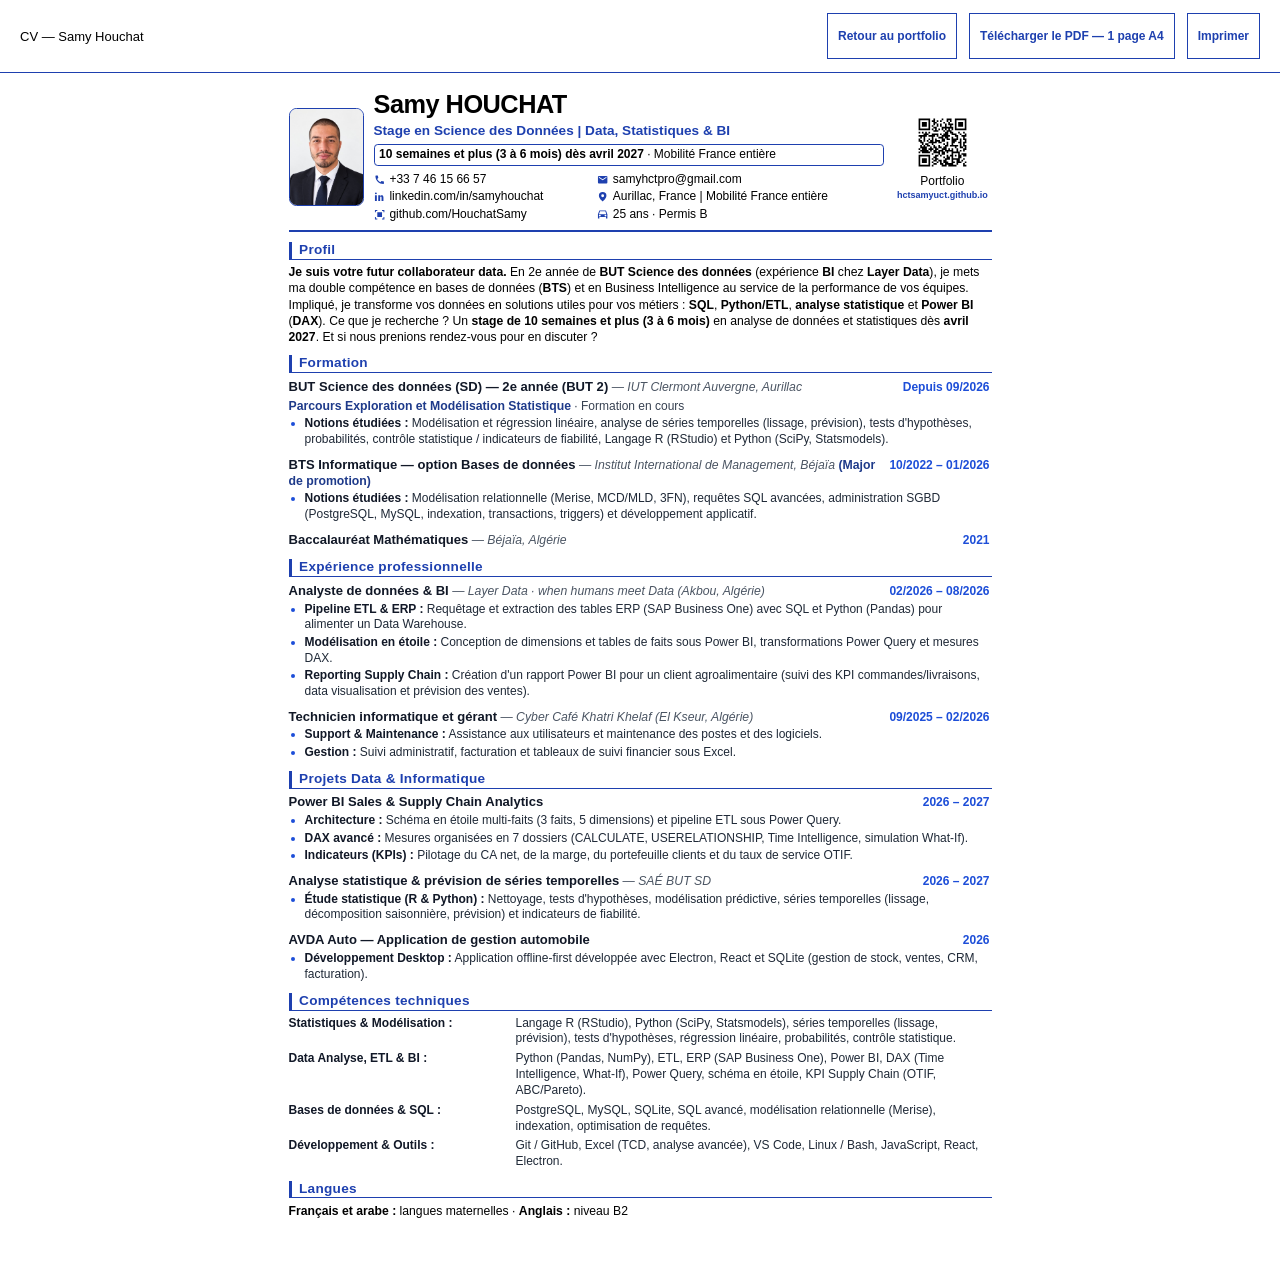
<file: cv_samy_houchat.html>
<!DOCTYPE html>
<html lang="fr">
<head>
  <meta charset="UTF-8">
  <meta name="viewport" content="width=device-width, initial-scale=1.0">
  <title>CV Samy Houchat | Science des données, Power BI &amp; Python</title>
  <meta name="description" content="CV de Samy Houchat (Houchat Samy), étudiant en Science des données à Aurillac : compétences Power BI, Python, R, SQL, projets et expérience professionnelle.">
  <meta name="robots" content="index, follow, max-image-preview:large">
  <link rel="canonical" href="https://hctsamyuct.github.io/cv_samy_houchat.html">
  <link rel="alternate" hreflang="fr" href="https://hctsamyuct.github.io/cv_samy_houchat.html">
  <link rel="alternate" hreflang="en" href="https://hctsamyuct.github.io/cv_samy_houchat_en.html">
  <link rel="alternate" hreflang="x-default" href="https://hctsamyuct.github.io/cv_samy_houchat.html">
  <meta property="og:type" content="profile">
  <meta property="og:locale" content="fr_FR">
  <meta property="og:site_name" content="Samy Houchat — Portfolio Data &amp; BI">
  <meta property="og:url" content="https://hctsamyuct.github.io/cv_samy_houchat.html">
  <meta property="og:title" content="CV Samy Houchat | Science des données, Power BI &amp; Python">
  <meta property="og:description" content="CV de Samy Houchat (Houchat Samy), étudiant en Science des données à Aurillac : compétences Power BI, Python, R, SQL, projets et expérience professionnelle.">
  <meta property="og:image" content="https://hctsamyuct.github.io/assets/img/photo_opt.jpg">
  <meta property="og:image:width" content="440">
  <meta property="og:image:height" content="572">
  <meta property="og:image:alt" content="Portrait de Samy Houchat">
  <meta name="twitter:card" content="summary">
  <meta name="twitter:title" content="CV Samy Houchat | Science des données, Power BI &amp; Python">
  <meta name="twitter:description" content="CV de Samy Houchat (Houchat Samy), étudiant en Science des données à Aurillac : compétences Power BI, Python, R, SQL, projets et expérience professionnelle.">
  <meta name="twitter:image" content="https://hctsamyuct.github.io/assets/img/photo_opt.jpg">
  <meta name="twitter:image:alt" content="Portrait de Samy Houchat">
  <script type="application/ld+json">
{
  "@context": "https://schema.org",
  "@graph": [
    {
      "@type": "Person",
      "@id": "https://hctsamyuct.github.io/#samy-houchat",
      "name": "Samy Houchat",
      "givenName": "Samy",
      "familyName": "Houchat",
      "alternateName": "Houchat Samy",
      "url": "https://hctsamyuct.github.io/",
      "image": "https://hctsamyuct.github.io/assets/img/photo_opt.jpg",
      "description": "Étudiant en BUT Science des données à Aurillac, créateur de projets Data et Business Intelligence.",
      "sameAs": [
        "https://www.linkedin.com/in/samyhouchat",
        "https://github.com/HouchatSamy"
      ],
      "knowsAbout": [
        "Business Intelligence",
        "Power BI",
        "Python",
        "R",
        "SQL",
        "ETL",
        "Modélisation des données"
      ]
    },
    {
      "@type": "WebSite",
      "@id": "https://hctsamyuct.github.io/#website",
      "url": "https://hctsamyuct.github.io/",
      "name": "Samy Houchat — Portfolio Data & Business Intelligence",
      "inLanguage": "fr",
      "publisher": {
        "@id": "https://hctsamyuct.github.io/#samy-houchat"
      }
    },
    {
      "@type": "WebPage",
      "@id": "https://hctsamyuct.github.io/cv_samy_houchat.html#webpage",
      "url": "https://hctsamyuct.github.io/cv_samy_houchat.html",
      "name": "CV Samy Houchat | Science des données, Power BI & Python",
      "description": "CV de Samy Houchat (Houchat Samy), étudiant en Science des données à Aurillac : compétences Power BI, Python, R, SQL, projets et expérience professionnelle.",
      "inLanguage": "fr",
      "isPartOf": {
        "@id": "https://hctsamyuct.github.io/#website"
      },
      "mainEntity": {
        "@id": "https://hctsamyuct.github.io/#samy-houchat"
      },
      "about": {
        "@id": "https://hctsamyuct.github.io/#samy-houchat"
      }
    }
  ]
}
  </script>


  
  <!-- Méta ATS & SEO -->
  <meta name="author" content="Samy Houchat">
  <link rel="stylesheet" href="/css/cv.css?v=f518cc9cd64a">
</head>
<body class="cv-document">
  <aside class="cv-toolbar" aria-label="Actions du CV">
    <span>CV — Samy Houchat</span>
    <div class="cv-toolbar-actions">
      <a href="/">Retour au portfolio</a>
      <a href="/assets/cv/CV_Samy_Houchat.pdf?v=f518cc9cd64a" download="CV_Samy_Houchat_Stage_Data_Analyst_BI.pdf" class="cv-download" id="cv-download-pdf">Télécharger le PDF — 1 page A4</a>
      <button type="button" onclick="window.print()" id="btn-print-cv">Imprimer</button>
    </div>
  </aside>
  <div class="cv-page-wrapper">
    <main class="cv-page" id="cv-content">
<header class="cv-header">
  <img class="cv-photo" src="/assets/img/photo_opt.jpg" alt="Photo professionnelle de Samy Houchat" width="110" height="143">
  <div class="cv-identity">
  <h1 class="cv-name">Samy HOUCHAT</h1>
  <p class="cv-target">Stage en Science des Données | Data, Statistiques &amp; BI</p>
  <p class="cv-objective"><strong>10 semaines et plus (3 à 6 mois) dès avril 2027</strong> · Mobilité France entière</p>
  <address class="cv-contact">
    <div class="cv-contact-item"><svg aria-hidden="true" viewBox="0 0 24 24"><path d="M6.6 10.8a15 15 0 0 0 6.6 6.6l2.2-2.2a1 1 0 0 1 1-.2c1.1.4 2.3.6 3.6.6a1 1 0 0 1 1 1V20a1 1 0 0 1-1 1C10.6 21 3 13.4 3 4a1 1 0 0 1 1-1h3.5a1 1 0 0 1 1 1c0 1.3.2 2.5.6 3.6a1 1 0 0 1-.2 1z"/></svg><a href="tel:+33746156657" aria-label="Téléphone : +33 7 46 15 66 57">+33 7 46 15 66 57</a></div>
    <div class="cv-contact-item"><svg aria-hidden="true" viewBox="0 0 24 24"><path d="M20 4H4a2 2 0 0 0-2 2v12a2 2 0 0 0 2 2h16a2 2 0 0 0 2-2V6a2 2 0 0 0-2-2zm0 4-8 5-8-5V6l8 5 8-5z"/></svg><a href="mailto:samyhctpro@gmail.com">samyhctpro@gmail.com</a></div>
    <div class="cv-contact-item"><svg aria-hidden="true" viewBox="0 0 24 24"><path d="M4 3a2 2 0 1 0 0 4 2 2 0 0 0 0-4zM2 9h4v12H2zm7 0h4v2c1-2 7-4 7 3v7h-4v-7c0-3-3-3-3 0v7H9z"/></svg><a href="https://www.linkedin.com/in/samyhouchat" target="_blank" rel="noopener">linkedin.com/in/samyhouchat</a></div>
    <div class="cv-contact-item"><svg aria-hidden="true" viewBox="0 0 24 24"><path d="M12 2a8 8 0 0 0-8 8c0 6 8 12 8 12s8-6 8-12a8 8 0 0 0-8-8zm0 11a3 3 0 1 1 0-6 3 3 0 0 1 0 6z"/></svg><span>Aurillac, France | Mobilité France entière</span></div>
    <div class="cv-contact-item"><svg aria-hidden="true" viewBox="0 0 24 24"><path d="M7 7h10v10H7zM2 2h5v2H4v3H2zm15 0h5v5h-2V4h-3zM2 17h2v3h3v2H2zm18 0h2v5h-5v-2h3z"/></svg><a href="https://github.com/HouchatSamy" target="_blank" rel="noopener">github.com/HouchatSamy</a></div>
    <div class="cv-contact-item"><svg aria-hidden="true" viewBox="0 0 24 24"><path d="M5 3h14l3 8v9h-3v-3H5v3H2v-9zm1.4 2L4.2 11h15.6l-2.2-6zM6 12a2 2 0 1 0 0 4 2 2 0 0 0 0-4zm12 0a2 2 0 1 0 0 4 2 2 0 0 0 0-4z"/></svg><span>25 ans · Permis B</span></div>
  </address>
  </div>
  <a class="cv-qr" href="https://hctsamyuct.github.io/" aria-label="Ouvrir le portfolio de Samy Houchat">
    <img src="/assets/img/qr-portfolio-cv.svg" alt="QR code du portfolio de Samy Houchat" width="84" height="84">
    <span>Portfolio</span>
    <span class="cv-qr-url">hctsamyuct.github.io</span>
  </a>
</header>

<section class="cv-section" aria-labelledby="cv-profile-title">
  <h2 id="cv-profile-title">Profil</h2>
  <p><strong>Je suis votre futur collaborateur data.</strong> En 2e année de <strong>BUT Science des données</strong> (expérience <strong>BI</strong> chez <strong>Layer Data</strong>), je mets ma double compétence en bases de données (<strong>BTS</strong>) et en Business Intelligence au service de la performance de vos équipes. Impliqué, je transforme vos données en solutions utiles pour vos métiers : <strong>SQL</strong>, <strong>Python/ETL</strong>, <strong>analyse statistique</strong> et <span class="cv-nowrap"><strong>Power BI</strong></span> (<strong>DAX</strong>). Ce que je recherche ? Un <strong>stage de 10 semaines et plus (3 à 6 mois)</strong> en analyse de données et statistiques dès <strong>avril 2027</strong>. Et si nous prenions rendez-vous pour en discuter ?</p>
</section>

<section class="cv-section" aria-labelledby="cv-education-title">
  <h2 id="cv-education-title">Formation</h2>

  <div class="cv-item">
    <div class="item-header">
      <div>
        <span class="item-title">BUT Science des données (SD) — 2e année (BUT 2)</span>
        <span class="item-subtitle"> — IUT Clermont Auvergne, Aurillac</span>
      </div>
      <span class="item-date">Depuis 09/2026</span>
    </div>
    <div class="item-meta">
      <span class="item-badge">Parcours Exploration et Modélisation Statistique</span> · Formation en cours
    </div>
    <ul class="item-bullets">
      <li><strong>Notions étudiées :</strong> Modélisation et régression linéaire, analyse de séries temporelles (lissage, prévision), tests d'hypothèses, probabilités, contrôle statistique / indicateurs de fiabilité, Langage R (RStudio) et Python (SciPy, Statsmodels).</li>
    </ul>
  </div>

  <div class="cv-item">
    <div class="item-header">
      <div>
        <span class="item-title">BTS Informatique — option Bases de données</span>
        <span class="item-subtitle"> — Institut International de Management, Béjaïa</span>
        <span class="item-badge"> (Major de promotion)</span>
      </div>
      <span class="item-date">10/2022 – 01/2026</span>
    </div>
    <ul class="item-bullets">
      <li><strong>Notions étudiées :</strong> Modélisation relationnelle (Merise, MCD/MLD, 3FN), requêtes SQL avancées, administration SGBD (PostgreSQL, MySQL, indexation, transactions, triggers) et développement applicatif.</li>
    </ul>
  </div>

  <div class="cv-item">
    <div class="item-header">
      <div>
        <span class="item-title">Baccalauréat Mathématiques</span>
        <span class="item-subtitle"> — Béjaïa, Algérie</span>
      </div>
      <span class="item-date">2021</span>
    </div>
  </div>
</section>

<!-- SECTION EXPÉRIENCE PROFESSIONNELLE -->
<section class="cv-section" aria-labelledby="cv-experience-title">
  <h2 id="cv-experience-title">Expérience professionnelle</h2>

  <div class="cv-item">
    <div class="item-header">
      <div>
        <span class="item-title">Analyste de données & BI</span>
        <span class="item-subtitle"> — Layer Data · <em>when humans meet Data</em> (Akbou, Algérie)</span>
      </div>
      <span class="item-date">02/2026 – 08/2026</span>
    </div>
    <ul class="item-bullets">
      <li><strong>Pipeline ETL & ERP :</strong> Requêtage et extraction des tables ERP (SAP Business One) avec SQL et Python (Pandas) pour alimenter un Data Warehouse.</li>
      <li><strong>Modélisation en étoile :</strong> Conception de dimensions et tables de faits sous Power BI, transformations Power Query et mesures DAX.</li>
      <li><strong>Reporting Supply Chain :</strong> Création d'un rapport Power BI pour un client agroalimentaire (suivi des KPI commandes/livraisons, data visualisation et prévision des ventes).</li>
    </ul>
  </div>

  <div class="cv-item">
    <div class="item-header">
      <div>
        <span class="item-title">Technicien informatique et gérant</span>
        <span class="item-subtitle"> — Cyber Café Khatri Khelaf (El Kseur, Algérie)</span>
      </div>
      <span class="item-date">09/2025 – 02/2026</span>
    </div>
    <ul class="item-bullets">
      <li><strong>Support & Maintenance :</strong> Assistance aux utilisateurs et maintenance des postes et des logiciels.</li>
      <li><strong>Gestion :</strong> Suivi administratif, facturation et tableaux de suivi financier sous Excel.</li>
    </ul>
  </div>
</section>

<!-- SECTION PROJETS DATA & INFORMATIQUE -->
<section class="cv-section" aria-labelledby="cv-project-title">
  <h2 id="cv-project-title">Projets Data & Informatique</h2>

  <div class="cv-item">
    <div class="item-header">
      <div>
        <span class="item-title">Power BI Sales & Supply Chain Analytics</span>
      </div>
      <span class="item-date">2026 – 2027</span>
    </div>
    <ul class="item-bullets">
      <li><strong>Architecture :</strong> Schéma en étoile multi-faits (3 faits, 5 dimensions) et pipeline ETL sous Power Query.</li>
      <li><strong>DAX avancé :</strong> Mesures organisées en 7 dossiers (CALCULATE, USERELATIONSHIP, Time Intelligence, simulation What-If).</li>
      <li><strong>Indicateurs (KPIs) :</strong> Pilotage du CA net, de la marge, du portefeuille clients et du taux de service OTIF.</li>
    </ul>
  </div>

  <div class="cv-item">
    <div class="item-header">
      <div>
        <span class="item-title">Analyse statistique & prévision de séries temporelles</span>
        <span class="item-subtitle"> — SAÉ BUT SD</span>
      </div>
      <span class="item-date">2026 – 2027</span>
    </div>
    <ul class="item-bullets">
      <li><strong>Étude statistique (R & Python) :</strong> Nettoyage, tests d'hypothèses, modélisation prédictive, séries temporelles (lissage, décomposition saisonnière, prévision) et indicateurs de fiabilité.</li>
    </ul>
  </div>

  <div class="cv-item">
    <div class="item-header">
      <div>
        <span class="item-title">AVDA Auto — Application de gestion automobile</span>
      </div>
      <span class="item-date">2026</span>
    </div>
    <ul class="item-bullets">
      <li><strong>Développement Desktop :</strong> Application offline-first développée avec Electron, React et SQLite (gestion de stock, ventes, CRM, facturation).</li>
    </ul>
  </div>
</section>

<!-- SECTION COMPÉTENCES TECHNIQUES -->
<section class="cv-section" aria-labelledby="cv-skills-title">
  <h2 id="cv-skills-title">Compétences techniques</h2>

  <div class="skills-grid">
    <div class="skill-category">Statistiques & Modélisation :</div>
    <div class="skill-list">Langage R (RStudio), Python (SciPy, Statsmodels), séries temporelles (lissage, prévision), tests d'hypothèses, régression linéaire, probabilités, contrôle statistique.</div>

    <div class="skill-category">Data Analyse, ETL & BI :</div>
    <div class="skill-list">Python (Pandas, NumPy), ETL, ERP (SAP Business One), Power BI, DAX (Time Intelligence, What-If), Power Query, schéma en étoile, KPI Supply Chain (OTIF, ABC/Pareto).</div>

    <div class="skill-category">Bases de données & SQL :</div>
    <div class="skill-list">PostgreSQL, MySQL, SQLite, SQL avancé, modélisation relationnelle (Merise), indexation, optimisation de requêtes.</div>

    <div class="skill-category">Développement & Outils :</div>
    <div class="skill-list">Git / GitHub, Excel (TCD, analyse avancée), VS Code, Linux / Bash, JavaScript, React, Electron.</div>
  </div>
</section>

<section class="cv-section" aria-labelledby="cv-languages-title">
  <h2 id="cv-languages-title">Langues</h2>
  <p><strong>Français et arabe :</strong> langues maternelles · <strong>Anglais :</strong> niveau B2</p>
</section>
    </main>
  </div>
</body>
</html>
</file>
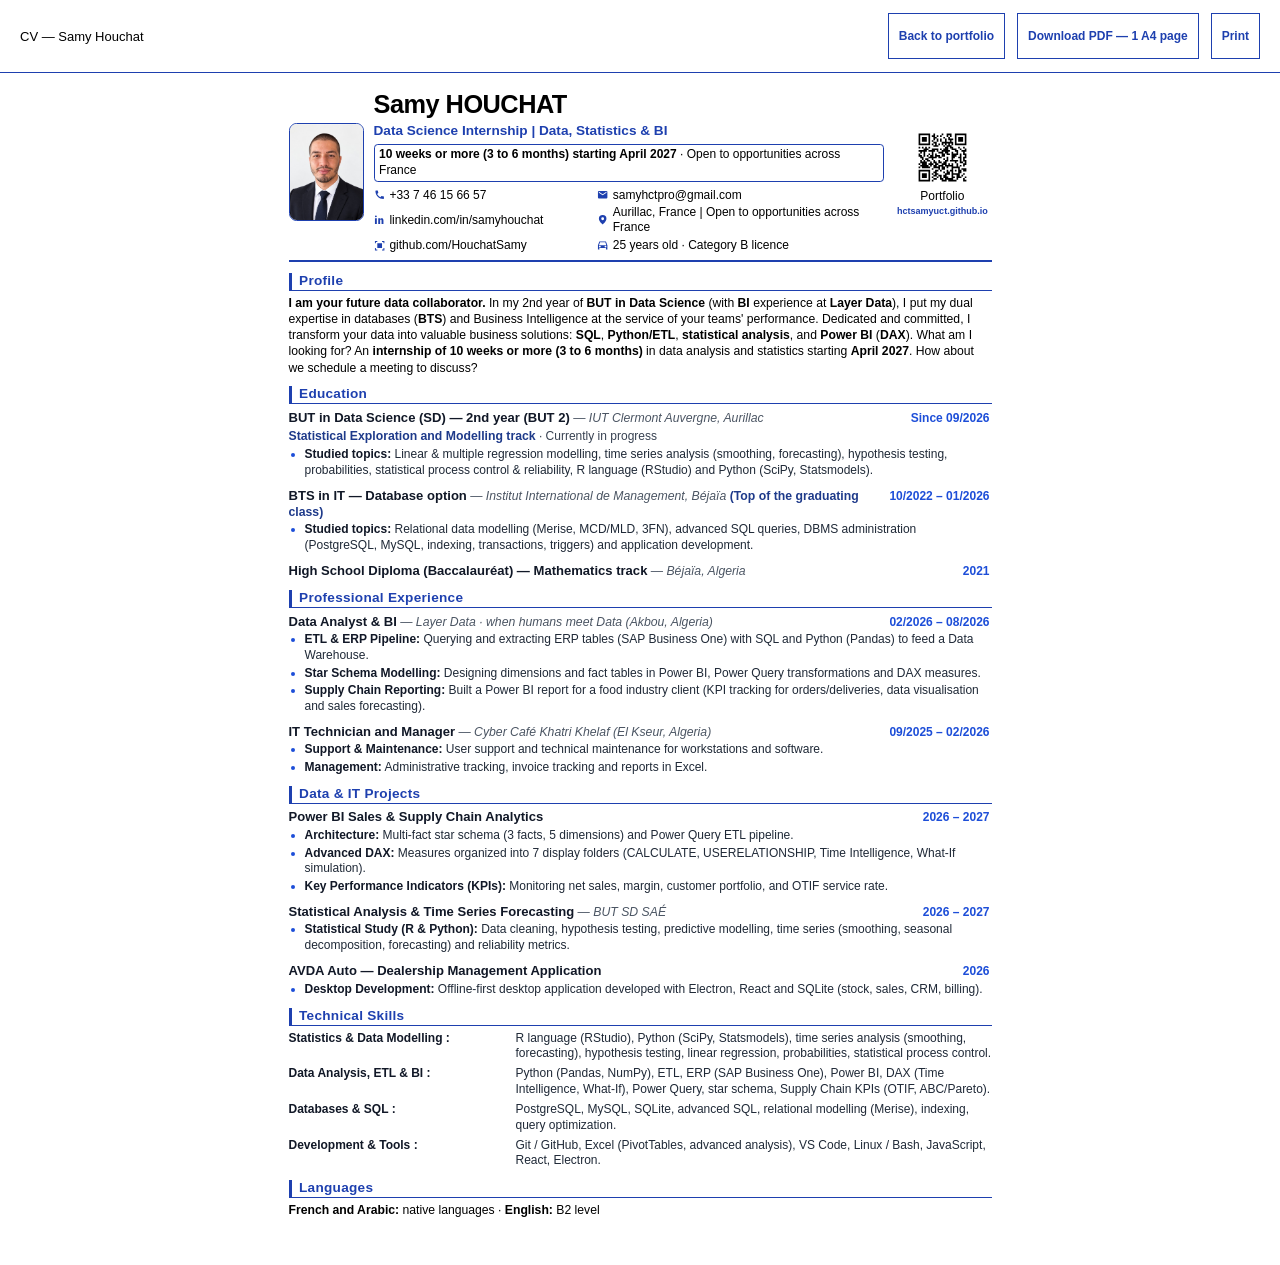
<file: cv_samy_houchat_en.html>
<!DOCTYPE html>
<html lang="en">
<head>
  <meta charset="UTF-8">
  <meta name="viewport" content="width=device-width, initial-scale=1.0">
  <title>Samy Houchat CV | Data Science, Power BI &amp; Python</title>
  <meta name="description" content="Resume of Samy Houchat (Houchat Samy), Data Science student in Aurillac: Power BI, Python, R, SQL skills, projects and professional experience.">
  <meta name="robots" content="index, follow, max-image-preview:large">
  <link rel="canonical" href="https://hctsamyuct.github.io/cv_samy_houchat_en.html">
  <link rel="alternate" hreflang="fr" href="https://hctsamyuct.github.io/cv_samy_houchat.html">
  <link rel="alternate" hreflang="en" href="https://hctsamyuct.github.io/cv_samy_houchat_en.html">
  <link rel="alternate" hreflang="x-default" href="https://hctsamyuct.github.io/cv_samy_houchat.html">
  <meta property="og:type" content="profile">
  <meta property="og:locale" content="en_GB">
  <meta property="og:site_name" content="Samy Houchat — Data &amp; BI Portfolio">
  <meta property="og:url" content="https://hctsamyuct.github.io/cv_samy_houchat_en.html">
  <meta property="og:title" content="Samy Houchat CV | Data Science, Power BI &amp; Python">
  <meta property="og:description" content="Resume of Samy Houchat (Houchat Samy), Data Science student in Aurillac: Power BI, Python, R, SQL skills, projects and professional experience.">
  <meta property="og:image" content="https://hctsamyuct.github.io/assets/img/photo_opt.jpg">
  <meta property="og:image:width" content="440">
  <meta property="og:image:height" content="572">
  <meta property="og:image:alt" content="Portrait of Samy Houchat">
  <meta name="twitter:card" content="summary">
  <meta name="twitter:title" content="Samy Houchat CV | Data Science, Power BI &amp; Python">
  <meta name="twitter:description" content="Resume of Samy Houchat (Houchat Samy), Data Science student in Aurillac: Power BI, Python, R, SQL skills, projects and professional experience.">
  <meta name="twitter:image" content="https://hctsamyuct.github.io/assets/img/photo_opt.jpg">
  <meta name="twitter:image:alt" content="Portrait of Samy Houchat">
  <script type="application/ld+json">
{
  "@context": "https://schema.org",
  "@graph": [
    {
      "@type": "Person",
      "@id": "https://hctsamyuct.github.io/#samy-houchat",
      "name": "Samy Houchat",
      "givenName": "Samy",
      "familyName": "Houchat",
      "alternateName": "Houchat Samy",
      "url": "https://hctsamyuct.github.io/",
      "image": "https://hctsamyuct.github.io/assets/img/photo_opt.jpg",
      "description": "Data science student in Aurillac, France, building Data and Business Intelligence projects.",
      "sameAs": [
        "https://www.linkedin.com/in/samyhouchat",
        "https://github.com/HouchatSamy"
      ],
      "knowsAbout": [
        "Business Intelligence",
        "Power BI",
        "Python",
        "R",
        "SQL",
        "ETL",
        "Data Modelling"
      ]
    },
    {
      "@type": "WebSite",
      "@id": "https://hctsamyuct.github.io/#website",
      "url": "https://hctsamyuct.github.io/",
      "name": "Samy Houchat — Data & Business Intelligence Portfolio",
      "inLanguage": [
        "fr",
        "en"
      ],
      "publisher": {
        "@id": "https://hctsamyuct.github.io/#samy-houchat"
      }
    },
    {
      "@type": "WebPage",
      "@id": "https://hctsamyuct.github.io/cv_samy_houchat_en.html#webpage",
      "url": "https://hctsamyuct.github.io/cv_samy_houchat_en.html",
      "name": "Samy Houchat CV | Data Science, Power BI & Python",
      "description": "Resume of Samy Houchat (Houchat Samy), Data Science student in Aurillac: Power BI, Python, R, SQL skills, projects and professional experience.",
      "inLanguage": "en",
      "isPartOf": {
        "@id": "https://hctsamyuct.github.io/#website"
      },
      "mainEntity": {
        "@id": "https://hctsamyuct.github.io/#samy-houchat"
      },
      "about": {
        "@id": "https://hctsamyuct.github.io/#samy-houchat"
      }
    }
  ]
}
  </script>
  <meta name="author" content="Samy Houchat">
  <link rel="stylesheet" href="/css/cv.css?v=f518cc9cd64a">
</head>
<body class="cv-document">
  <aside class="cv-toolbar" aria-label="CV Actions">
    <span>CV — Samy Houchat</span>
    <div class="cv-toolbar-actions">
      <a href="/en/">Back to portfolio</a>
      <a href="/assets/cv/CV_Samy_Houchat_EN.pdf?v=f518cc9cd64a" download="CV_Samy_Houchat_Internship_Data_Analyst_BI.pdf" class="cv-download" id="cv-download-pdf">Download PDF — 1 A4 page</a>
      <button type="button" onclick="window.print()" id="btn-print-cv">Print</button>
    </div>
  </aside>
  <div class="cv-page-wrapper">
    <main class="cv-page" id="cv-content">
<header class="cv-header">
  <img class="cv-photo" src="/assets/img/photo_opt.jpg" alt="Professional portrait of Samy Houchat" width="110" height="143">
  <div class="cv-identity">
  <h1 class="cv-name">Samy HOUCHAT</h1>
  <p class="cv-target">Data Science Internship | Data, Statistics &amp; BI</p>
  <p class="cv-objective"><strong>10 weeks or more (3 to 6 months) starting April 2027</strong> · Open to opportunities across France</p>
  <address class="cv-contact">
    <div class="cv-contact-item"><svg aria-hidden="true" viewBox="0 0 24 24"><path d="M6.6 10.8a15 15 0 0 0 6.6 6.6l2.2-2.2a1 1 0 0 1 1-.2c1.1.4 2.3.6 3.6.6a1 1 0 0 1 1 1V20a1 1 0 0 1-1 1C10.6 21 3 13.4 3 4a1 1 0 0 1 1-1h3.5a1 1 0 0 1 1 1c0 1.3.2 2.5.6 3.6a1 1 0 0 1-.2 1z"/></svg><a href="tel:+33746156657" aria-label="Phone: +33 7 46 15 66 57">+33 7 46 15 66 57</a></div>
    <div class="cv-contact-item"><svg aria-hidden="true" viewBox="0 0 24 24"><path d="M20 4H4a2 2 0 0 0-2 2v12a2 2 0 0 0 2 2h16a2 2 0 0 0 2-2V6a2 2 0 0 0-2-2zm0 4-8 5-8-5V6l8 5 8-5z"/></svg><a href="mailto:samyhctpro@gmail.com">samyhctpro@gmail.com</a></div>
    <div class="cv-contact-item"><svg aria-hidden="true" viewBox="0 0 24 24"><path d="M4 3a2 2 0 1 0 0 4 2 2 0 0 0 0-4zM2 9h4v12H2zm7 0h4v2c1-2 7-4 7 3v7h-4v-7c0-3-3-3-3 0v7H9z"/></svg><a href="https://www.linkedin.com/in/samyhouchat" target="_blank" rel="noopener">linkedin.com/in/samyhouchat</a></div>
    <div class="cv-contact-item"><svg aria-hidden="true" viewBox="0 0 24 24"><path d="M12 2a8 8 0 0 0-8 8c0 6 8 12 8 12s8-6 8-12a8 8 0 0 0-8-8zm0 11a3 3 0 1 1 0-6 3 3 0 0 1 0 6z"/></svg><span>Aurillac, France | Open to opportunities across France</span></div>
    <div class="cv-contact-item"><svg aria-hidden="true" viewBox="0 0 24 24"><path d="M7 7h10v10H7zM2 2h5v2H4v3H2zm15 0h5v5h-2V4h-3zM2 17h2v3h3v2H2zm18 0h2v5h-5v-2h3z"/></svg><a href="https://github.com/HouchatSamy" target="_blank" rel="noopener">github.com/HouchatSamy</a></div>
    <div class="cv-contact-item"><svg aria-hidden="true" viewBox="0 0 24 24"><path d="M5 3h14l3 8v9h-3v-3H5v3H2v-9zm1.4 2L4.2 11h15.6l-2.2-6zM6 12a2 2 0 1 0 0 4 2 2 0 0 0 0-4zm12 0a2 2 0 1 0 0 4 2 2 0 0 0 0-4z"/></svg><span>25 years old · Category B licence</span></div>
  </address>
  </div>
  <a class="cv-qr" href="https://hctsamyuct.github.io/en/" aria-label="Open Samy Houchat's portfolio">
    <img src="/assets/img/qr-portfolio-cv.svg" alt="QR code to Samy Houchat's portfolio" width="84" height="84">
    <span>Portfolio</span>
    <span class="cv-qr-url">hctsamyuct.github.io</span>
  </a>
</header>

<section class="cv-section" aria-labelledby="cv-profile-title">
  <h2 id="cv-profile-title">Profile</h2>
  <p><strong>I am your future data collaborator.</strong> In my 2nd year of <strong>BUT in Data Science</strong> (with <strong>BI</strong> experience at <strong>Layer Data</strong>), I put my dual expertise in databases (<strong>BTS</strong>) and Business Intelligence at the service of your teams' performance. Dedicated and committed, I transform your data into valuable business solutions: <strong>SQL</strong>, <strong>Python/ETL</strong>, <strong>statistical analysis</strong>, and <span class="cv-nowrap"><strong>Power BI</strong></span> (<strong>DAX</strong>). What am I looking for? An <strong>internship of 10 weeks or more (3 to 6 months)</strong> in data analysis and statistics starting <strong>April 2027</strong>. How about we schedule a meeting to discuss?</p>
</section>

<section class="cv-section" aria-labelledby="cv-education-title">
  <h2 id="cv-education-title">Education</h2>

  <div class="cv-item">
    <div class="item-header">
      <div>
        <span class="item-title">BUT in Data Science (SD) — 2nd year (BUT 2)</span>
        <span class="item-subtitle"> — IUT Clermont Auvergne, Aurillac</span>
      </div>
      <span class="item-date">Since 09/2026</span>
    </div>
    <div class="item-meta">
      <span class="item-badge">Statistical Exploration and Modelling track</span> · Currently in progress
    </div>
    <ul class="item-bullets">
      <li><strong>Studied topics:</strong> Linear &amp; multiple regression modelling, time series analysis (smoothing, forecasting), hypothesis testing, probabilities, statistical process control &amp; reliability, R language (RStudio) and Python (SciPy, Statsmodels).</li>
    </ul>
  </div>

  <div class="cv-item">
    <div class="item-header">
      <div>
        <span class="item-title">BTS in IT — Database option</span>
        <span class="item-subtitle"> — Institut International de Management, Béjaïa</span>
        <span class="item-badge"> (Top of the graduating class)</span>
      </div>
      <span class="item-date">10/2022 – 01/2026</span>
    </div>
    <ul class="item-bullets">
      <li><strong>Studied topics:</strong> Relational data modelling (Merise, MCD/MLD, 3FN), advanced SQL queries, DBMS administration (PostgreSQL, MySQL, indexing, transactions, triggers) and application development.</li>
    </ul>
  </div>

  <div class="cv-item">
    <div class="item-header">
      <div>
        <span class="item-title">High School Diploma (Baccalauréat) — Mathematics track</span>
        <span class="item-subtitle"> — Béjaïa, Algeria</span>
      </div>
      <span class="item-date">2021</span>
    </div>
  </div>
</section>

<!-- SECTION PROFESSIONAL EXPERIENCE -->
<section class="cv-section" aria-labelledby="cv-experience-title">
  <h2 id="cv-experience-title">Professional Experience</h2>

  <div class="cv-item">
    <div class="item-header">
      <div>
        <span class="item-title">Data Analyst &amp; BI</span>
        <span class="item-subtitle"> — Layer Data · <em>when humans meet Data</em> (Akbou, Algeria)</span>
      </div>
      <span class="item-date">02/2026 – 08/2026</span>
    </div>
    <ul class="item-bullets">
      <li><strong>ETL &amp; ERP Pipeline:</strong> Querying and extracting ERP tables (SAP Business One) with SQL and Python (Pandas) to feed a Data Warehouse.</li>
      <li><strong>Star Schema Modelling:</strong> Designing dimensions and fact tables in Power BI, Power Query transformations and DAX measures.</li>
      <li><strong>Supply Chain Reporting:</strong> Built a Power BI report for a food industry client (KPI tracking for orders/deliveries, data visualisation and sales forecasting).</li>
    </ul>
  </div>

  <div class="cv-item">
    <div class="item-header">
      <div>
        <span class="item-title">IT Technician and Manager</span>
        <span class="item-subtitle"> — Cyber Café Khatri Khelaf (El Kseur, Algeria)</span>
      </div>
      <span class="item-date">09/2025 – 02/2026</span>
    </div>
    <ul class="item-bullets">
      <li><strong>Support &amp; Maintenance:</strong> User support and technical maintenance for workstations and software.</li>
      <li><strong>Management:</strong> Administrative tracking, invoice tracking and reports in Excel.</li>
    </ul>
  </div>
</section>

<!-- SECTION DATA & IT PROJECTS -->
<section class="cv-section" aria-labelledby="cv-project-title">
  <h2 id="cv-project-title">Data &amp; IT Projects</h2>

  <div class="cv-item">
    <div class="item-header">
      <div>
        <span class="item-title">Power BI Sales &amp; Supply Chain Analytics</span>
      </div>
      <span class="item-date">2026 – 2027</span>
    </div>
    <ul class="item-bullets">
      <li><strong>Architecture:</strong> Multi-fact star schema (3 facts, 5 dimensions) and Power Query ETL pipeline.</li>
      <li><strong>Advanced DAX:</strong> Measures organized into 7 display folders (CALCULATE, USERELATIONSHIP, Time Intelligence, What-If simulation).</li>
      <li><strong>Key Performance Indicators (KPIs):</strong> Monitoring net sales, margin, customer portfolio, and OTIF service rate.</li>
    </ul>
  </div>

  <div class="cv-item">
    <div class="item-header">
      <div>
        <span class="item-title">Statistical Analysis &amp; Time Series Forecasting</span>
        <span class="item-subtitle"> — BUT SD SAÉ</span>
      </div>
      <span class="item-date">2026 – 2027</span>
    </div>
    <ul class="item-bullets">
      <li><strong>Statistical Study (R &amp; Python):</strong> Data cleaning, hypothesis testing, predictive modelling, time series (smoothing, seasonal decomposition, forecasting) and reliability metrics.</li>
    </ul>
  </div>

  <div class="cv-item">
    <div class="item-header">
      <div>
        <span class="item-title">AVDA Auto — Dealership Management Application</span>
      </div>
      <span class="item-date">2026</span>
    </div>
    <ul class="item-bullets">
      <li><strong>Desktop Development:</strong> Offline-first desktop application developed with Electron, React and SQLite (stock, sales, CRM, billing).</li>
    </ul>
  </div>
</section>

<!-- SECTION TECHNICAL SKILLS -->
<section class="cv-section" aria-labelledby="cv-skills-title">
  <h2 id="cv-skills-title">Technical Skills</h2>

  <div class="skills-grid">
    <div class="skill-category">Statistics &amp; Data Modelling :</div>
    <div class="skill-list">R language (RStudio), Python (SciPy, Statsmodels), time series analysis (smoothing, forecasting), hypothesis testing, linear regression, probabilities, statistical process control.</div>

    <div class="skill-category">Data Analysis, ETL &amp; BI :</div>
    <div class="skill-list">Python (Pandas, NumPy), ETL, ERP (SAP Business One), Power BI, DAX (Time Intelligence, <span class="cv-nowrap">What-If</span>), Power Query, star schema, Supply Chain KPIs (OTIF, ABC/Pareto).</div>

    <div class="skill-category">Databases &amp; SQL :</div>
    <div class="skill-list">PostgreSQL, MySQL, SQLite, advanced SQL, relational modelling (Merise), indexing, query optimization.</div>

    <div class="skill-category">Development &amp; Tools :</div>
    <div class="skill-list">Git / GitHub, Excel (PivotTables, advanced analysis), VS Code, Linux / Bash, JavaScript, React, Electron.</div>
  </div>
</section>

<section class="cv-section" aria-labelledby="cv-languages-title">
  <h2 id="cv-languages-title">Languages</h2>
  <p><strong>French and Arabic:</strong> native languages · <strong>English:</strong> B2 level</p>
</section>
    </main>
  </div>
</body>
</html>
</file>
<file: css/portfolio.css>
/* Samy Houchat — du point de donnée à la décision. Buildless, progressive, FR/EN. */
:root {
  color-scheme: light;
  --bg-primary: #f6f5f0; --bg-secondary: #eeede7; --bg-card: #fdfcf8;
  --bg-card-hover: #fff; --bg-glass: #f6f5f0f5;
  --text-main: #242722; --text-muted: #51564e; --text-subtle: #5e645a;
  --border-subtle: #d5d7cc; --border-strong: #a3ab99;
  --accent-primary: #244ac2; --accent-primary-hover: #173798; --accent-fill: #244ac2;
  --accent-cyan: #244ac2; --accent-emerald: #366042; --accent-amber: #a44224;
  --font-sans: 'Manrope', system-ui, -apple-system, 'Segoe UI', sans-serif;
  --radius-md: 8px; --radius-lg: 12px; --radius-xl: 16px;
}
[data-theme="dark"] {
  color-scheme: dark;
  --bg-primary: #191919; --bg-secondary: #222; --bg-card: #242424;
  --bg-card-hover: #2a2a2a; --bg-glass: #191919f5;
  --text-main: #f0f1e8; --text-muted: #cbcec3; --text-subtle: #b5b9ae;
  --border-subtle: #45483f; --border-strong: #747b68;
  --accent-primary: #b1c3ff; --accent-primary-hover: #d1dcff; --accent-fill: #244ac2;
  --accent-cyan: #b1c3ff; --accent-emerald: #b8d6aa; --accent-amber: #ffb294;
}
*, *::before, *::after { box-sizing: border-box; }
html { scroll-behavior: smooth; scroll-padding-top: 100px; -webkit-text-size-adjust: 100%; }
body { margin: 0; font-family: var(--font-sans); font-size: 15px; line-height: 1.7; background: var(--bg-primary); color: var(--text-main); }
h1,h2,h3,h4,p,figure { margin: 0; }
button,a { -webkit-tap-highlight-color: transparent; }
button { font: inherit; cursor: pointer; }
a { color: inherit; text-decoration: none; }
a:hover { color: var(--accent-primary); }
img,svg { max-width: 100%; display: block; }
img { height: auto; }
button svg, .btn svg { flex-shrink: 0; }
:focus-visible { outline: 3px solid var(--accent-primary); outline-offset: 5px; }
::selection { background: var(--accent-fill); color: #fff; }
[hidden] { display: none !important; }
.container { width: min(1240px, calc(100% - 96px)); margin-inline: auto; }
.skip-link { position: fixed; left: 20px; top: -100px; z-index: 100; padding: 12px 20px; background: var(--bg-card); }
.skip-link:focus { top: 12px; }
.site-header { position: sticky; top: 0; z-index: 30; background: var(--bg-glass); border-bottom: 1px solid var(--border-subtle); }
.header-inner { min-height: 86px; display: flex; align-items: center; justify-content: space-between; gap: 24px; }
.brand-link { display: flex; gap: 12px; align-items: center; }
.brand-symbol { width: 37px; height: 37px; color: var(--accent-primary); }
.brand-name { font-weight: 800; letter-spacing: -.5px; font-size: 15px; }
.brand-subtitle { display: block; font-size: 10px; font-weight: 600; letter-spacing: 1.2px; text-transform: uppercase; color: var(--text-muted); }
.main-nav { display: flex; align-items: center; gap: 26px; }
.nav-link { font-size: 12px; font-weight: 600; color: var(--text-muted); }
.nav-link.active { color: var(--accent-primary); }
.header-actions { display: flex; align-items: center; gap: 16px; }
.language-switch { display: flex; gap: 9px; font-size: 11px; font-weight: 700; }
.language-switch a { padding: 6px 2px; }
.language-switch a[aria-current] { color: var(--accent-primary); border-bottom: 1px solid currentColor; }
.theme-toggle-btn,.mobile-menu-btn { width: 36px; height: 36px; display: grid; place-items: center; background: transparent; border: 1px solid var(--border-subtle); border-radius: 50%; color: var(--text-main); }
.theme-toggle-btn svg { width: 17px; height: 17px; fill: currentColor; }
.mobile-menu-btn { display: none; }
.mobile-drawer { display: none; }
.section-hero { position: relative; padding: 68px 0 0; }
.hero-grid { display: grid; grid-template-columns: 1.15fr 1fr; gap: 56px; align-items: center; }
.hero-content { min-width: 0; }
.internship-details { color: var(--text-main); font-size: 14px; font-weight: 600; line-height: 1.6; margin: 20px 0; padding: 8px 16px; background: var(--bg-secondary); border-left: 2px solid var(--accent-primary); width: fit-content; }
.hero-name { font-size: 20px; font-weight: 600; color: var(--text-main); }
.hero-statement { margin: 16px 0 24px; font-size: clamp(48px, 4.8vw, 68px); line-height: 1.08; font-weight: 600; letter-spacing: -.035em; }
.hero-statement span { display: block; }
.hero-statement span:last-child { color: var(--accent-primary); }
.hero-title { font-size: 14px; font-weight: 500; color: var(--text-muted); margin-bottom: 12px; }
.hero-headline { font-size: 15px; line-height: 1.8; color: var(--text-muted); max-width: 500px; }
.hero-cta-group { display: flex; flex-wrap: wrap; gap: 12px; margin-top: 24px; }
.hero-cta-group .btn { font-size: 12px; padding: 12px 16px; }
.btn { display: inline-flex; align-items: center; justify-content: center; gap: 9px; min-height: 44px; border: 1px solid var(--border-strong); border-radius: 4px; padding: 11px 17px; font: inherit; font-size: 11px; font-weight: 700; line-height: 1.5; background: transparent; color: var(--text-main); transition: background .2s, transform .2s; }
.btn:hover { transform: translateY(-2px); color: var(--accent-primary); border-color: var(--accent-primary); }
.btn svg { width: 16px; height: 16px; }
.btn-primary { background: var(--accent-fill); border-color: var(--accent-fill); color: #fff; }
.btn-primary:hover { color: #fff; background: #173798; }
.btn-secondary { background: var(--bg-card); }
.hero-secondary-links { display: flex; gap: 24px; flex-wrap: wrap; align-items: center; margin-top: 20px; font-size: 12px; color: var(--text-muted); }
.hero-secondary-links a { text-decoration: underline; text-underline-offset: 4px; }
.hero-meta-items { display: flex; gap: 20px; flex-wrap: wrap; align-items: center; border-top: 1px solid var(--border-subtle); padding: 20px 0; margin-top: 40px; }
.meta-item { display: flex; align-items: center; gap: 8px; color: var(--text-muted); font-size: 10px; }
.hero-scroll-link { margin-left: auto; display: flex; align-items: center; gap: 14px; font-size: 10px; color: var(--text-muted); }
.data-lab { min-width: 0; position: relative; padding-top: 15px; }
.lab-topline { display: flex; align-items: center; justify-content: space-between; gap: 15px; border-bottom: 1px solid var(--border-subtle); padding-bottom: 18px; }
.lab-id { font: 10px ui-monospace, monospace; letter-spacing: 1px; color: var(--text-muted); }
.lab-portrait { display: flex; align-items: center; gap: 10px; font-size: 10px; color: var(--text-muted); line-height: 1.5; }
.hero-photo-img { width: 52px; height: 52px; object-fit: cover; border-radius: 50%; filter: saturate(.65); }
.lab-art { position: relative; padding: 24px 0 8px; }
.lab-chart { width: 100%; height: auto; overflow: visible; }
.chart-grid { stroke: var(--border-subtle); stroke-width: 1; }
.chart-line { stroke: var(--accent-primary); fill: none; stroke-width: 2.5; stroke-dasharray: 650; stroke-dashoffset: 0; transition: opacity .4s; }
.chart-band { fill: var(--accent-primary); opacity: .07; transition: opacity .4s; }
.data-point { fill: var(--accent-primary); transition: cx .8s ease, cy .8s ease, opacity .4s ease; }
.data-point:nth-child(4n) { fill: var(--accent-amber); }
.chart-annotation { font: 10px ui-monospace, monospace; fill: var(--text-muted); }
.chart-endpoint { fill: var(--accent-amber); stroke: var(--bg-primary); stroke-width: 5; transition: opacity .4s; }
.lab-art-label { font: 10px ui-monospace, monospace; color: var(--text-muted); display: flex; justify-content: space-between; }
.lab-controls { display: flex; border-bottom: 1px solid var(--border-subtle); gap: 8px; margin-top: 26px; }
.lab-step { flex: 1; background: transparent; border: 0; border-bottom: 2px solid transparent; padding: 12px 0; color: var(--text-muted); font-size: 11px; text-align: left; }
.lab-step span { font: 10px ui-monospace,monospace; margin-right: 6px; }
.lab-step[aria-pressed="true"] { color: var(--accent-primary); border-bottom-color: currentColor; font-weight: 800; }
.lab-note { font-size: 9px; margin-top: 12px; color: var(--text-subtle); }
.lab-explanations { padding-top: 17px; min-height: 89px; }
.lab-explanation { font-size: 12px; line-height: 1.8; color: var(--text-muted); }
.lab-explanation strong { color: var(--text-main); }
.section-stats { border-top: 1px solid var(--border-subtle); padding: 56px 0 64px; }
.value-title { font-size: 26px; line-height: 1.25; letter-spacing: -1px; font-weight: 600; }
.value-intro { font-size: 14px; color: var(--text-muted); margin-top: 12px; max-width: 760px; }
.stats-grid { display: grid; grid-template-columns: repeat(2,minmax(0,1fr)); gap: 32px; margin-top: 32px; counter-reset: contribution; }
.stat-card { display: flex; flex-direction: column; border-top: 1px solid var(--border-strong); padding-top: 16px; counter-increment: contribution; min-width: 0; }
.stat-card::before { content: '0' counter(contribution); font: 12px ui-monospace,monospace; color: var(--text-subtle); margin-bottom: 16px; }
.stat-badge { font-size: 12px; font-weight: 500; color: var(--text-muted); }
.stat-title { font-size: 20px; font-weight: 600; letter-spacing: -.4px; line-height: 1.4; margin: 8px 0 12px; }
.stat-subtitle { font-size: 14px; line-height: 1.8; color: var(--text-muted); }
.stat-tools { font-size: 12px; line-height: 1.6; color: var(--text-subtle); margin: auto 0 0; padding-top: 16px; }
.stat-proof-link { font-size: 12px; font-weight: 600; line-height: 1.6; color: var(--accent-primary); margin-top: 0; padding-top: 20px; text-underline-offset: 4px; }
.stat-proof-link:hover { text-decoration: underline; }
.section-padding { padding: 74px 0; }
#projets, #experience { background: var(--bg-secondary); border-block: 1px solid var(--border-subtle); }
.section-header { margin-bottom: 34px; max-width: 760px; }
.section-label { display: block; font: 10px ui-monospace,monospace; letter-spacing: 1px; text-transform: uppercase; color: var(--accent-primary); margin-bottom: 15px; }
.section-title { font-size: clamp(29px,3.2vw,45px); line-height: 1.16; font-weight: 500; letter-spacing: -1.8px; }
.section-description { font-size: 14px; line-height: 1.8; color: var(--text-muted); margin-top: 16px; max-width: 650px; }
.featured-grid { display: grid; grid-template-columns: 1.3fr 1fr; gap: 42px; align-items: start; }
.featured-preview-column { min-width: 0; }
.featured-preview-box { position: relative; border: 1px solid var(--border-subtle); background: #fff; padding: 8px; border-radius: 6px; cursor: zoom-in; }
.featured-preview-img { width: 100%; height: auto; object-fit: contain; }
.preview-overlay-hint { position: absolute; bottom: 12px; right: 12px; display: flex; gap: 5px; align-items: center; background: #fff; color: #242722; border: 1px solid #d5d7cc; padding: 5px 8px; border-radius: 4px; font-size: 9px; }
.featured-proofs-tabs { display: grid; grid-template-columns: repeat(3,minmax(0,1fr)); gap: 6px; margin-top: 12px; }
.proof-tab-btn { min-width: 0; display: flex; gap: 7px; align-items: flex-start; text-align: left; padding: 11px 7px; background: transparent; border: 1px solid var(--border-subtle); border-radius: 4px; color: var(--text-main); }
.proof-tab-btn.active { background: var(--bg-card); border-color: var(--accent-primary); }
.proof-tab-num { color: var(--accent-primary); font: 10px ui-monospace,monospace; padding-top: 3px; }
.proof-tab-text { display: flex; flex-direction: column; gap: 4px; min-width: 0; }
.proof-tab-title { font-size: 10px; font-weight: 700; line-height: 1.5; color: var(--text-main); }
.proof-tab-sub { font-size: 9px; color: var(--text-muted); line-height: 1.5; }
.proof-tab-title,.proof-tab-sub { white-space: normal; overflow-wrap: anywhere; }
.featured-meta-row { display: flex; gap: 12px; flex-wrap: wrap; margin-bottom: 17px; font-size: 9px; }
.featured-domain-badge { color: var(--accent-primary); font-weight: 700; }
.featured-sector-badge { color: var(--text-muted); }
.featured-title-compact { font-size: 26px; line-height: 1.3; font-weight: 600; letter-spacing: -.9px; }
.featured-desc-compact { color: var(--accent-primary); font-size: 11px; margin-top: 12px; }
.featured-overview { color: var(--text-muted); font-size: 14px; margin-top: 15px; }
.featured-confidentiality-note { font-size: 10px; color: var(--text-subtle); margin-top: 14px; }
.featured-points-list { padding-left: 18px; font-size: 13px; color: var(--text-muted); margin: 18px 0; }
.featured-points-list li { margin: 6px 0; }
.featured-tags-compact,.tags-list,.skills-tags-wrap { display: flex; gap: 6px; flex-wrap: wrap; }
.featured-tags-compact { margin-bottom: 20px; }
.skill-tag,.tag-badge { display: inline-block; font-size: 10px; color: var(--text-muted); padding: 4px 8px; border: 1px solid var(--border-subtle); border-radius: 3px; background: var(--bg-card); }
.project-collection { padding-top: 64px !important; }
.projects-filter-bar { display: flex; gap: 7px; flex-wrap: wrap; margin-bottom: 26px; }
.filter-pill-btn { background: transparent; border: 1px solid var(--border-subtle); border-radius: 4px; padding: 9px 13px; font-size: 10px; color: var(--text-muted); }
.filter-pill-btn.active { background: var(--accent-fill); border-color: var(--accent-fill); color: #fff; }
.projects-grid { display: grid; grid-template-columns: repeat(3,minmax(0,1fr)); gap: 27px; }
.project-card { min-width: 0; border-bottom: 1px solid var(--border-strong); display: flex; flex-direction: column; padding-bottom: 23px; }
.project-card.filter-hidden { display: none; }
.project-thumbnail-wrapper { position: relative; overflow: hidden; cursor: zoom-in; border: 1px solid var(--border-subtle); border-radius: 5px; background: var(--bg-secondary); }
.project-thumbnail-img { aspect-ratio: 1.6; width: 100%; object-fit: cover; transition: transform .5s; }
.project-thumbnail-wrapper:hover .project-thumbnail-img { transform: scale(1.035); }
.project-badge-float { display: inline-block; position: absolute; top: 8px; left: 8px; font-size: 9px; padding: 4px 7px; background: var(--bg-card); color: var(--text-muted); border: 1px solid var(--border-subtle); border-radius: 3px; }
.project-body { display: flex; flex-direction: column; flex: 1; padding-top: 22px; }
.project-title { font-size: 19px; line-height: 1.4; font-weight: 600; letter-spacing: -.6px; margin: 9px 0; }
.project-subtitle { font-size: 11px; color: var(--accent-primary); }
.project-summary { font-size: 13px; line-height: 1.85; color: var(--text-muted); margin: 13px 0 19px; }
.project-footer { display: flex; gap: 8px; flex-wrap: wrap; margin-top: auto; padding-top: 22px; }
.skills-subheading-wrap { margin: 30px 0 20px; }
.skills-subheading { font-size: 16px; font-weight: 600; }
.skills-categories-grid { border-top: 1px solid var(--border-strong); }
.skill-category-card { display: grid; grid-template-columns: 1fr 1.5fr; gap: 28px; padding: 24px 0; border-bottom: 1px solid var(--border-subtle); align-items: center; }
.category-header { display: flex; gap: 13px; align-items: center; }
.category-icon { color: var(--accent-primary); }
.category-name { font-size: 14px; font-weight: 600; }
.approach-note { max-width: 750px; font-size: 18px; line-height: 1.9; color: var(--text-muted); padding: 0 0 26px; }
.approach-note strong { color: var(--text-main); font-weight: 600; }
.timeline { border-top: 1px solid var(--border-strong); }
.timeline-item { padding: 30px 0; border-bottom: 1px solid var(--border-subtle); }
.timeline-header { display: flex; justify-content: space-between; gap: 25px; margin-bottom: 22px; }
.timeline-role { font-size: 23px; line-height: 1.4; font-weight: 500; letter-spacing: -.8px; }
.timeline-company { font-size: 12px; color: var(--text-muted); margin-top: 8px; }
.timeline-period { font: 11px ui-monospace,monospace; color: var(--accent-primary); flex-shrink: 0; padding-top: 8px; }
.timeline-mission-title { font-size: 12px; color: var(--text-main); font-weight: 600; }
.timeline-bullets { padding-left: 18px; margin: 12px 0 0; }
.timeline-bullet { font-size: 13px; color: var(--text-muted); margin-top: 8px; max-width: 850px; }
.education-languages-grid { display: block; }
.education-card { border-top: 1px solid var(--border-strong); }
.card-title-small { font-size: 13px; font-weight: 600; margin: 20px 0; }
.education-item { display: grid; grid-template-columns: 200px 1fr; column-gap: 25px; padding: 24px 0; border-bottom: 1px solid var(--border-subtle); }
.education-period-badge { grid-row: 1 / 5; font: 11px ui-monospace,monospace; color: var(--accent-primary); padding-top: 5px; }
.education-degree { font-size: 20px; line-height: 1.4; font-weight: 500; letter-spacing: -.5px; }
.education-institution,.education-highlight,.education-field { color: var(--text-muted); font-size: 12px; margin-top: 8px; }
.education-field { color: var(--accent-primary); }
#contact { border-top: 1px solid var(--border-subtle); }
#contact .container { padding: 48px; background: var(--bg-secondary); border: 1px solid var(--border-subtle); border-radius: 5px; position: relative; }
#contact .section-title { max-width: 670px; font-size: clamp(35px,4.5vw,62px); }
.hero-actions { display: flex; flex-wrap: wrap; gap: 10px; }
.site-footer { display: flex; gap: 18px; flex-wrap: wrap; justify-content: space-between; border-top: 1px solid var(--border-subtle); padding: 22px 0; font-size: 10px; color: var(--text-muted); }
.site-footer span:first-child { font-weight: 700; }
.modal-overlay,.lightbox-overlay { position: fixed; inset: 0; display: none; align-items: center; justify-content: center; padding: 24px; background: #151711c9; z-index: 70; }
.modal-overlay.open,.lightbox-overlay.open { display: flex; }
.modal-dialog { position: relative; max-height: 90vh; overflow-y: auto; width: min(900px,100%); padding: 40px; border: 1px solid var(--border-subtle); background: var(--bg-primary); color: var(--text-main); border-radius: 8px; }
.modal-close-btn,.lightbox-close-btn,.lightbox-nav-btn { display: grid; place-items: center; background: var(--bg-card); color: var(--text-main); width: 40px; height: 40px; border: 1px solid var(--border-subtle); border-radius: 50%; }
.modal-close-btn { position: sticky; top: 0; margin-left: auto; z-index: 2; }
.featured-tag,.featured-client { color: var(--accent-primary); font-size: 11px; }
.featured-title { font-size: 30px; font-weight: 500; letter-spacing: -1px; line-height: 1.3; }
.featured-summary { font-size: 14px; color: var(--text-muted); margin-top: 22px; }
.featured-point-item { display: flex; align-items: start; gap: 12px; color: var(--text-muted); font-size: 13px; margin: 13px 0; }
.point-icon { color: var(--accent-primary); }
.featured-result-box { background: var(--bg-secondary); padding: 20px; border-left: 2px solid var(--accent-primary); color: var(--text-main); font-size: 13px; }
.modal-gallery-grid { display: grid; grid-template-columns: repeat(3,minmax(0,1fr)); gap: 12px; margin: 20px 0; }
.modal-gallery-thumb { cursor: zoom-in; }
.modal-gallery-thumb img { aspect-ratio: 1.6; object-fit: cover; width: 100%; }
.lightbox-overlay { z-index: 80; background: #141414f5; }
.lightbox-content-box { max-width: min(1200px,90%); }
.lightbox-img { max-height: 78vh; object-fit: contain; margin: auto; }
.lightbox-caption { text-align: center; font-size: 12px; color: #eee; margin-top: 18px; }
.lightbox-close-btn { position: absolute; right: 20px; top: 20px; }
.lightbox-nav-btn { position: absolute; top: 50%; }
.lightbox-prev-btn { left: 14px; }.lightbox-next-btn { right: 14px; }
.toast-container { position: fixed; bottom: 20px; left: 50%; transform: translateX(-50%); padding: 15px 25px; background: var(--bg-card); z-index: 100; }
html:not(.js-enabled) .lab-controls,
html:not(.js-enabled) .projects-filter-bar,
html:not(.js-enabled) .btn-detail-trigger,
html:not(.js-enabled) .mobile-menu-btn,
html:not(.js-enabled) .theme-toggle-btn { display: none; }
.proof-fallback { margin-top: 24px; display: grid; gap: 20px; }
.proof-fallback figcaption { font-size: 12px; color: var(--text-muted); }
@media (prefers-reduced-motion: no-preference) {
  .chart-line { animation: trace-line 1.5s ease-out both; }
  .hero-content { animation: arrive .7s ease-out both; }
  .js-reveal-active [data-reveal] { opacity: 0; transform: translateY(18px); transition: opacity .6s,transform .6s; }
  .js-reveal-active [data-reveal].is-revealed { opacity: 1; transform: none; }
}
@keyframes trace-line { from { stroke-dashoffset: 650; } to { stroke-dashoffset: 0; } }
@keyframes arrive { from { opacity: 0; transform: translateY(12px); } to { opacity: 1; transform: none; } }
@media (min-width: 1100px) { .stats-grid { grid-template-columns: repeat(4,minmax(0,1fr)); } }
@media (min-width: 1500px) { .section-hero { padding-top: 88px; } }
@media (max-width: 1100px) {
  .container { width: calc(100% - 64px); }.main-nav { gap: 16px; }.nav-link { font-size: 11px; }
  .hero-grid { gap: 32px; }.hero-statement { font-size: clamp(44px,4.8vw,56px); }.featured-grid { gap: 26px; }
  .stats-grid { gap: 32px 24px; }.projects-grid { gap: 20px; }
}
@media (max-width: 899px) {
  html:not(.js-enabled) .header-inner { flex-wrap: wrap; padding-block: 14px; }
  html:not(.js-enabled) .main-nav { display: flex; flex-wrap: wrap; width: 100%; order: 3; }
  .main-nav { display: none; }.mobile-menu-btn { display: grid; }.header-inner { min-height: 74px; }
  .mobile-drawer.open { display: flex; flex-direction: column; position: fixed; top: 74px; inset-inline: 0; padding: 24px 32px; gap: 15px; background: var(--bg-card); border-bottom: 1px solid var(--border-subtle); z-index: 29; font-size: 14px; }
  .hero-statement { font-size: 60px; }.hero-grid { grid-template-columns: 1fr; gap: 40px; }.hero-headline { max-width: 580px; }
  .data-lab { max-width: 600px; width: 100%; }.lab-step span { display: inline; }
  .featured-grid { grid-template-columns: 1fr; gap: 28px; }.featured-title-compact { max-width: 500px; }
  .projects-grid { grid-template-columns: 1fr; gap: 32px; }.project-card { display: grid; grid-template-columns: 1fr 1.2fr; gap: 25px; }.project-body { padding-top: 0; }
  .skill-category-card { grid-template-columns: 1fr 1.3fr; }.education-item { grid-template-columns: 160px 1fr; }
}
@media (max-width: 640px) {
  .container { width: calc(100% - 40px); }.header-inner { gap: 12px; }.brand-subtitle { font-size: 8px; }.brand-name { font-size: 13px; }.brand-symbol { width: 29px; height: 29px; }.brand-link { gap: 8px; }.header-actions { gap: 10px; }
  .theme-toggle-btn,.mobile-menu-btn { width: 32px; height: 32px; }.language-switch { gap: 6px; font-size: 10px; }
  .section-hero { padding-top: 32px; }.hero-grid { gap: 40px; }.hero-name { font-size: 18px; }
  .hero-statement { font-size: clamp(38px,8.2vw,52px); margin: 16px 0 24px; }.hero-headline { max-width: 460px; }
  .hero-meta-items { gap: 12px; margin-top: 32px; }.hero-scroll-link { margin-left: 0; }.meta-item { font-size: 10px; }
  .hero-secondary-links { gap: 20px; }.data-lab { padding: 0; }.lab-topline { padding-bottom: 12px; }.lab-art { padding-top: 8px; }.lab-chart { max-height: 255px; }
  .lab-step { font-size: 11px; }.lab-step span { display: inline; }.lab-controls { margin-top: 16px; }.lab-explanations { min-height: 74px; }
  .section-stats { padding: 40px 0 48px; }.value-title { font-size: 25px; }.stats-grid { gap: 32px 24px; }.stat-title { font-size: 20px; }.stat-card::before { margin-bottom: 12px; }
  .section-padding { padding: 48px 0; }.section-title { letter-spacing: -1px; }.section-header { margin-bottom: 27px; }
  .featured-proofs-tabs { grid-template-columns: 1fr; }.proof-tab-btn { padding: 10px 12px; }.proof-tab-text { flex-direction: row; align-items: baseline; flex-wrap: wrap; column-gap: 12px; }.proof-tab-title { font-size: 12px; }.proof-tab-sub { font-size: 10px; }
  .featured-title-compact { font-size: 25px; }.project-collection { padding-top: 42px !important; }.project-card { display: flex; gap: 0; }.project-body { padding-top: 20px; }
  .skill-category-card { grid-template-columns: 1fr; gap: 15px; }.approach-note { font-size: 16px; }.timeline-header { flex-direction: column-reverse; gap: 9px; }.timeline-role { font-size: 22px; }
  .education-item { grid-template-columns: 1fr; }.education-period-badge { grid-row: auto; margin-bottom: 12px; }.education-degree { font-size: 19px; }
  #contact .container { padding: 28px 22px; }.hero-actions { flex-direction: column; align-items: stretch; }.hero-actions .btn { overflow-wrap: anywhere; }
  .modal-overlay,.lightbox-overlay { padding: 10px; }.modal-dialog { padding: 20px; }.featured-title { font-size: 24px; }.modal-gallery-grid { grid-template-columns: repeat(2,minmax(0,1fr)); }
}
@media (max-width: 599px) {
  .stats-grid { grid-template-columns: 1fr; }
}
@media (max-width: 359px) {
  .container { width: calc(100% - 32px); }.brand-subtitle { display: none; }.header-actions { gap: 7px; }
  .hero-cta-group { flex-direction: column; align-items: stretch; }.lab-step { font-size: 10px; }.lab-step span { margin-right: 3px; }
}
@media (prefers-reduced-motion: reduce) {
  html { scroll-behavior: auto; } *,*::before,*::after { animation: none !important; transition: none !important; }
}
@media print { .site-header,.hero-cta-group,.modal-overlay,.lightbox-overlay,.toast-container { display: none !important; } }
</file>
<file: css/cv.css>
/* Two inks on white paper, a single reading column, shared by the web CV and its dialog. */
.cv-page {
  --cv-ink: #000000;
  --cv-accent: #1e40af;
  box-sizing: border-box;
  width: 100%;
  max-width: 210mm;
  margin: 0 auto;
  padding: 7mm 12mm;
  background: #ffffff;
  color: var(--cv-ink);
  font-family: Arial, Helvetica, sans-serif;
  font-size: 9.15pt;
  line-height: 1.32;
  text-align: left;
}
.cv-page *, .cv-page *::before, .cv-page *::after { box-sizing: border-box; }
.cv-page p, .cv-page h1, .cv-page h2, .cv-page h3, .cv-page ul { margin: 0; }
.cv-page a { color: var(--cv-ink); text-decoration: none; overflow-wrap: anywhere; }
.cv-page strong { color: inherit; font-weight: 700; }
.cv-page .cv-nowrap { white-space: nowrap; }
.cv-page .cv-header { display: grid; grid-template-columns: 20mm minmax(0, 1fr) 26mm; gap: 2.5mm; align-items: center; padding-bottom: 2mm; border-bottom: 2px solid var(--cv-accent); }
.cv-page .cv-identity { min-width: 0; }
.cv-page .cv-photo { display: block; width: 20mm; height: 26mm; object-fit: cover; object-position: center top; border: 1px solid var(--cv-accent); border-radius: 2mm; }
.cv-page .cv-qr { display: flex; flex-direction: column; align-items: center; gap: .4mm; font-size: 9pt; text-decoration: none; text-align: center; }
.cv-page .cv-qr img { display: block; width: 16mm; height: 16mm; }
.cv-page .cv-qr-url { font-size: 6.8pt; color: var(--cv-accent); font-weight: 700; line-height: 1.1; white-space: nowrap; }
.cv-page .cv-name { font-size: 19pt; line-height: 1.1; font-weight: 700; color: var(--cv-ink); letter-spacing: -.02em; }
.cv-page .cv-target { margin-top: .8mm; font-size: 10.2pt; font-weight: 700; color: var(--cv-accent); }
.cv-page .cv-objective { margin-top: 1mm; border: 1px solid var(--cv-accent); border-radius: 1mm; padding: .6mm 1.2mm; font-size: 9pt; }
.cv-page .cv-contact { display: grid; grid-template-columns: minmax(0, 0.85fr) minmax(0, 1.15fr); gap: .7mm 3mm; margin-top: 1.4mm; font-size: 9pt; font-style: normal; line-height: 1.25; }
.cv-page .cv-contact-item { display: flex; align-items: center; gap: 1.2mm; min-width: 0; }
.cv-page .cv-contact-item svg { display: block; flex: 0 0 3mm; width: 3mm; height: 3mm; fill: var(--cv-accent); color: var(--cv-accent); }
.cv-page .cv-contact-item a, .cv-page .cv-contact-item span { min-width: 0; }
.cv-page .cv-section { margin-top: 2.8mm; }
.cv-page .cv-section h2 {
  font-size: 10.2pt;
  line-height: 1.15;
  color: var(--cv-accent);
  border-left: 3px solid var(--cv-accent);
  border-bottom: 1px solid var(--cv-accent);
  padding-left: 2mm;
  padding-bottom: 0.3mm;
  margin-bottom: 1.2mm;
  letter-spacing: .02em;
  font-weight: 700;
  break-after: avoid;
}
.cv-page h3 { font-size: 9.3pt; font-weight: 700; color: var(--cv-ink); break-after: avoid; }
.cv-page .cv-date { display: inline-block; margin-right: 2mm; color: var(--cv-accent); font-size: 9pt; font-weight: 700; white-space: nowrap; }
.cv-page .cv-entry + .cv-entry { margin-top: 1.8mm; }
.cv-page .cv-entry-context { margin-top: .2mm; margin-bottom: .4mm; }
.cv-page .cv-employer-line { display: flex; align-items: center; justify-content: space-between; gap: 3mm; break-inside: avoid; }
.cv-page .cv-employer-name { display: flex; align-items: center; gap: 2mm; }
.cv-page .cv-employer-logo { display: block; width: 14mm; height: auto; flex-shrink: 0; filter: grayscale(1) contrast(4); }
.cv-page .cv-employer-place { color: var(--cv-ink); white-space: nowrap; flex-shrink: 0; }
.cv-page ul { list-style: disc outside; padding-left: 4.5mm; margin-top: .4mm; }
.cv-page li { padding-left: .3mm; margin-bottom: .5mm; }
.cv-page .cv-bullet-list { list-style: none; padding-left: 0; margin-top: .4mm; }
.cv-page .cv-bullet-list li { padding-left: 3.5mm; text-indent: -3.5mm; margin-bottom: .6mm; }
.cv-page .cv-skill-list { list-style: none; padding-left: 0; }
.cv-page .cv-skill-list li { padding-left: 0; margin-bottom: .5mm; }

/* Conteneur de chaque élément (Formation, Expérience, Projet) */
.cv-page .cv-item,
.cv-item {
  margin-bottom: 8px;
}

.cv-page .cv-item:last-child,
.cv-item:last-child {
  margin-bottom: 4px;
}

/* Ligne d'en-tête : Titre + Entreprise/École à gauche | Date à droite */
.cv-page .item-header,
.item-header {
  display: flex;
  justify-content: space-between;
  align-items: baseline;
  gap: 10px;
  margin-bottom: 2px;
}

/* Intitulé du poste, diplôme ou projet */
.cv-page .item-title,
.item-title {
  font-size: 9.8pt;
  font-weight: 700;
  color: #111827;
}

/* Entreprise, établissement et lieu */
.cv-page .item-subtitle,
.item-subtitle {
  font-size: 9.2pt;
  font-weight: 400;
  font-style: italic;
  color: #4b5563;
}

/* Badge ou mention importante (ex: Major de promotion, Parcours) */
.cv-page .item-badge,
.item-badge {
  font-size: 9.2pt;
  font-weight: 600;
  color: #1e3a8a;
  font-style: normal;
}

/* Dates alignées à droite */
.cv-page .item-date,
.item-date {
  font-size: 9pt;
  font-weight: 600;
  color: #1d4ed8;
  white-space: nowrap;
  padding-right: 2px;
  text-align: right;
}

/* Sous-ligne d'information (ex: Parcours / École en Formation) */
.cv-page .item-meta,
.item-meta {
  font-size: 9pt;
  color: #374151;
  margin-bottom: 2px;
}

/* Liste des tâches et notions avec retrait à gauche */
.cv-page .item-bullets,
.item-bullets {
  margin: 2px 0 0 0;
  padding-left: 16px;
  list-style-type: disc;
}

.cv-page .item-bullets li,
.item-bullets li {
  font-size: 9pt;
  line-height: 1.32;
  color: #1f2937;
  margin-bottom: 1.5px;
  padding-left: 0;
}

.cv-page .item-bullets li::marker,
.item-bullets li::marker {
  color: #1d4ed8;
}

.cv-page .item-bullets strong,
.item-bullets strong {
  font-weight: 600;
  color: #111827;
}

/* Grille pour les Compétences techniques */
.cv-page .skills-grid,
.skills-grid {
  display: grid;
  grid-template-columns: 215px 1fr;
  row-gap: 4px;
  column-gap: 12px;
  align-items: baseline;
  margin-top: 4px;
}

.cv-page .skill-category,
.skill-category {
  font-size: 9pt;
  font-weight: 700;
  color: #111827;
}

.cv-page .skill-list,
.skill-list {
  font-size: 9pt;
  line-height: 1.32;
  color: #1f2937;
}

.cv-document { margin: 0; background: #ffffff; color: #000000; }
.cv-document .cv-page-wrapper { padding: 65px 12px 20px; }
.cv-toolbar {
  position: fixed;
  inset: 0 0 auto;
  z-index: 100;
  min-height: 52px;
  display: flex;
  align-items: center;
  justify-content: space-between;
  gap: 12px;
  flex-wrap: wrap;
  padding: 10px 20px;
  background: #ffffff;
  color: #000000;
  border-bottom: 1px solid #1e40af;
  font: 13px Arial, Helvetica, sans-serif;
}
.cv-toolbar-actions { display: flex; gap: 12px; flex-wrap: wrap; }
.cv-toolbar a, .cv-toolbar button {
  display: inline-flex;
  align-items: center;
  justify-content: center;
  min-height: 32px;
  padding: 6px 10px;
  border: 1px solid #1e40af;
  background: #ffffff;
  color: #1e40af;
  text-decoration: none;
  font: 700 12px Arial, Helvetica, sans-serif;
  cursor: pointer;
}
.cv-toolbar a:focus-visible, .cv-toolbar button:focus-visible { outline: 2px solid #000000; outline-offset: 3px; }
.cv-overlay-backdrop {
  position: fixed;
  inset: 0;
  z-index: 99990;
  overflow-y: auto;
  background: #ffffff;
  opacity: 0;
  visibility: hidden;
  transition: opacity .2s ease, visibility .2s ease;
}
.cv-overlay-backdrop.active { opacity: 1; visibility: visible; }
.cv-overlay-backdrop .cv-page-wrapper { padding: 65px 12px 20px; }

@media screen and (max-width: 600px) {
  .cv-page { padding: 20px 8px; font-size: 14px; line-height: 1.5; }
  .cv-page h3 { font-size: 14px; }
  .cv-page a .cv-nowrap { white-space: normal; overflow-wrap: anywhere; word-break: break-all; }
  .cv-page .cv-contact { font-size: 12px; }
  .cv-page .cv-date { display: block; }
  .cv-page .cv-employer-line { align-items: flex-start; }
  .cv-page .item-header, .item-header { flex-wrap: wrap; }
  .cv-page .skills-grid, .skills-grid { grid-template-columns: 1fr; row-gap: 2px; }
  .cv-page .cv-header { grid-template-columns: 75px minmax(0, 1fr) 70px; gap: 10px; }
  .cv-page .cv-photo { width: 75px; height: 98px; }
  .cv-page .cv-qr { width: 70px; }
  .cv-page .cv-qr img { width: 70px; height: 70px; }
  .cv-page .cv-identity { grid-column: 1 / -1; grid-row: 2; }
  .cv-page .cv-qr { grid-column: 3; grid-row: 1; }
  .cv-page .cv-contact { grid-template-columns: minmax(0, 1fr); gap: 6px; }
  .cv-toolbar { position: sticky; padding: 8px 12px; }
  .cv-document .cv-page-wrapper, .cv-overlay-backdrop .cv-page-wrapper { padding-top: 12px; }
  .cv-toolbar > span { display: none; }
  .cv-toolbar-actions { gap: 8px; }
}

@page { size: A4 portrait; margin: 7mm 12mm; }
@media print {
  html:has(.cv-document), html:has(.cv-overlay-backdrop.active), .cv-document, body:has(.cv-overlay-backdrop.active) { min-height: 0 !important; height: auto !important; background: #ffffff !important; }
  .cv-document { margin: 0; padding: 0; }
  .cv-toolbar { display: none !important; }
  .cv-document .cv-page-wrapper, .cv-overlay-backdrop .cv-page-wrapper { margin: 0; padding: 0; }
  .cv-page { width: 100%; max-width: none; margin: 0; padding: 0; }
  .cv-page .cv-entry, .cv-page .cv-item, .cv-item { break-inside: avoid; }
  .cv-page { font-size: 9.15pt; line-height: 1.2; }
  .cv-page .item-bullets li, .item-bullets li { line-height: 1.18; margin-bottom: 0.5px; }
  .cv-page .skill-list, .skill-list { line-height: 1.18; }
  .cv-page .cv-item, .cv-item { margin-bottom: 4.5px; }
  .cv-page .cv-item:last-child, .cv-item:last-child { margin-bottom: 0; }
  .cv-page .cv-section { margin-top: 2.2mm; }
  .cv-page .skills-grid, .skills-grid { row-gap: 2px; margin-top: 2px; }
  .cv-overlay-backdrop:not(.active) { display: none !important; }
  body:has(.cv-overlay-backdrop.active) > :not(.cv-overlay-backdrop) { display: none !important; }
  .cv-overlay-backdrop.active {
    position: static;
    opacity: 1;
    visibility: visible;
    overflow: visible;
    margin: 0;
    padding: 0;
  }
}
</file>
